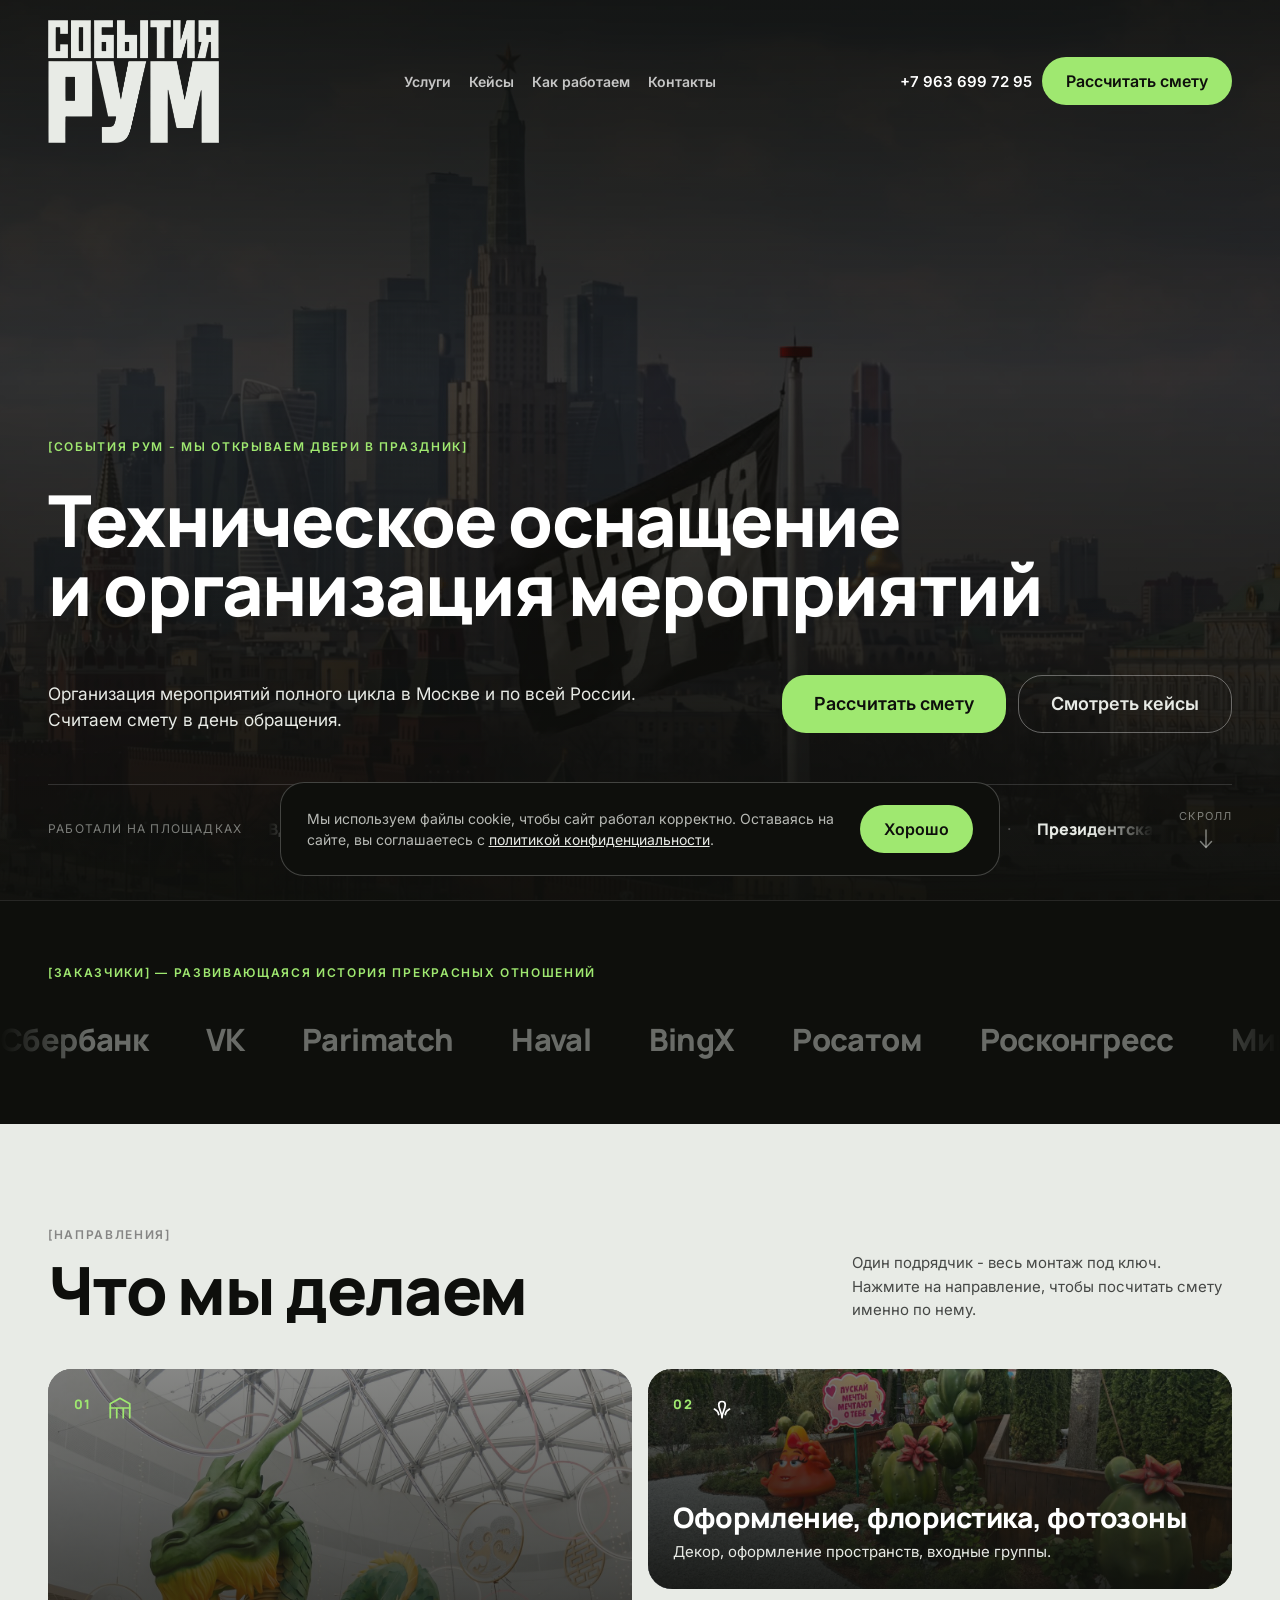
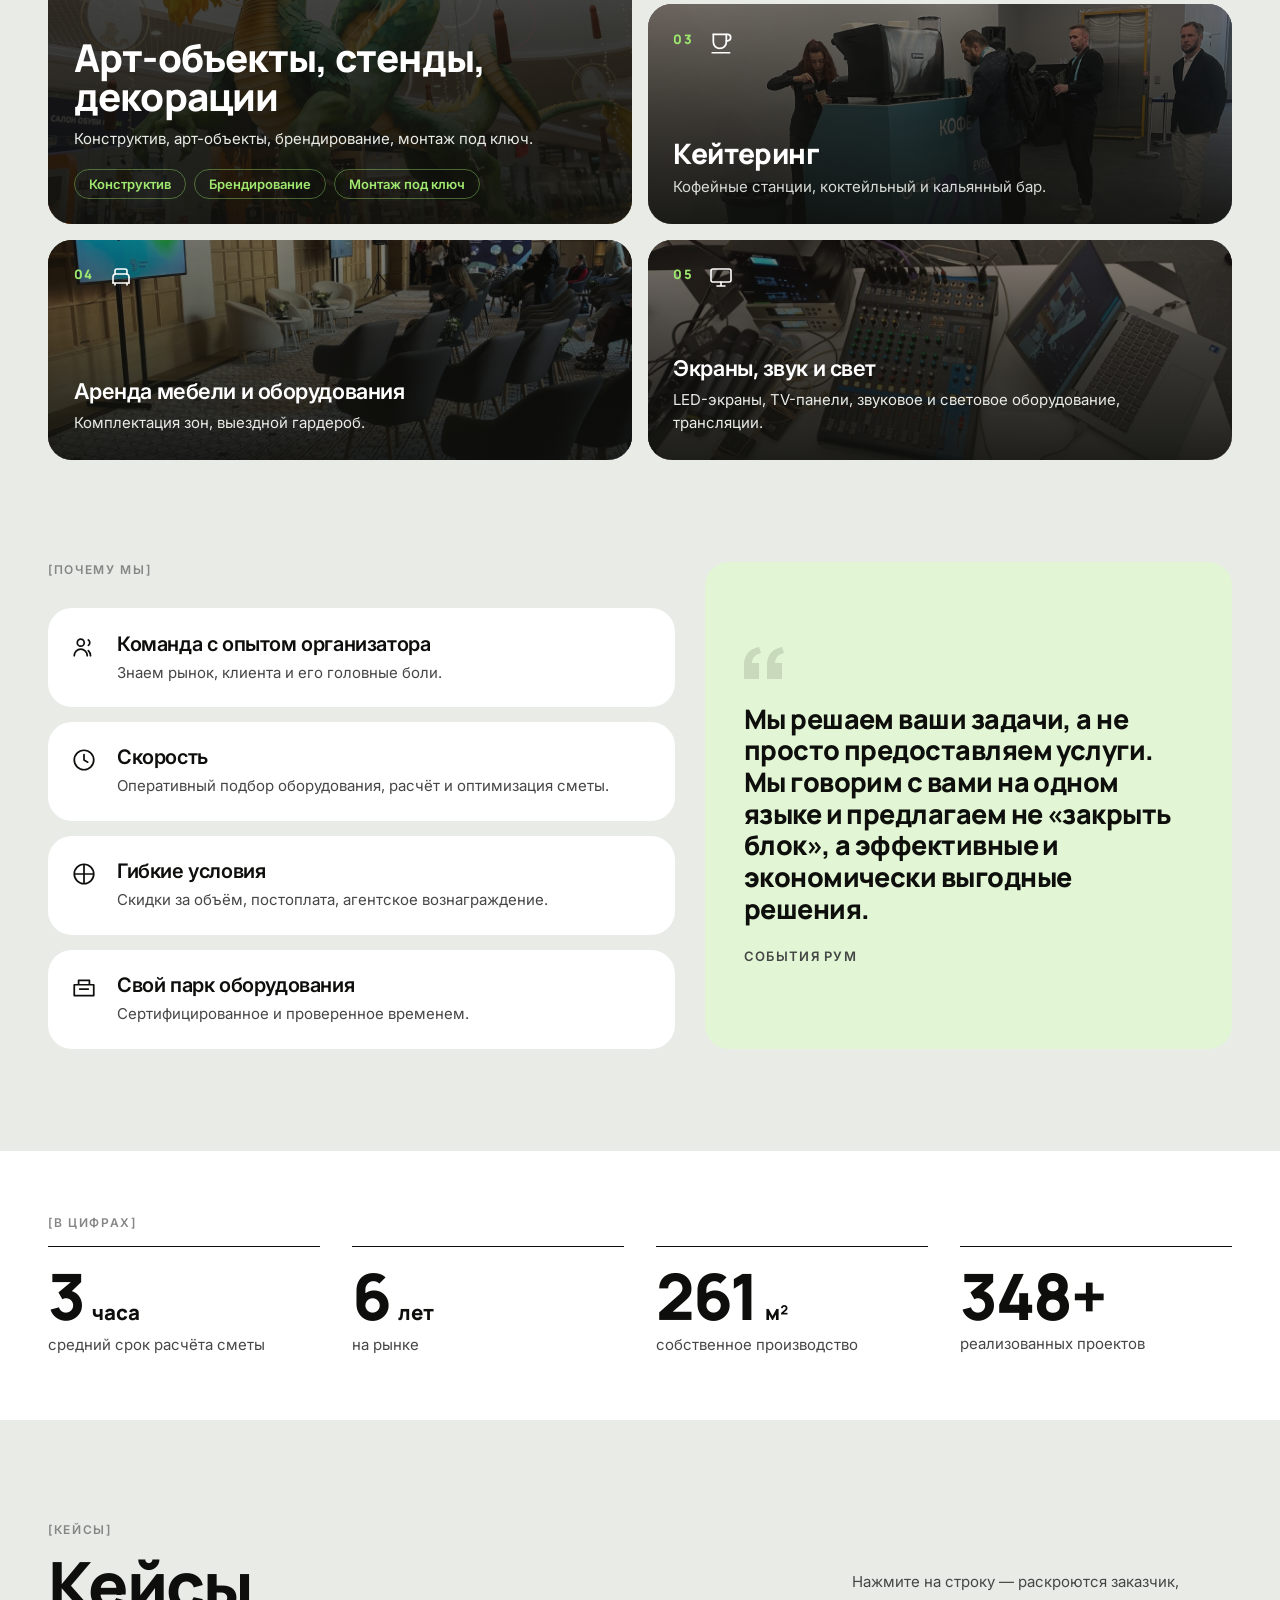
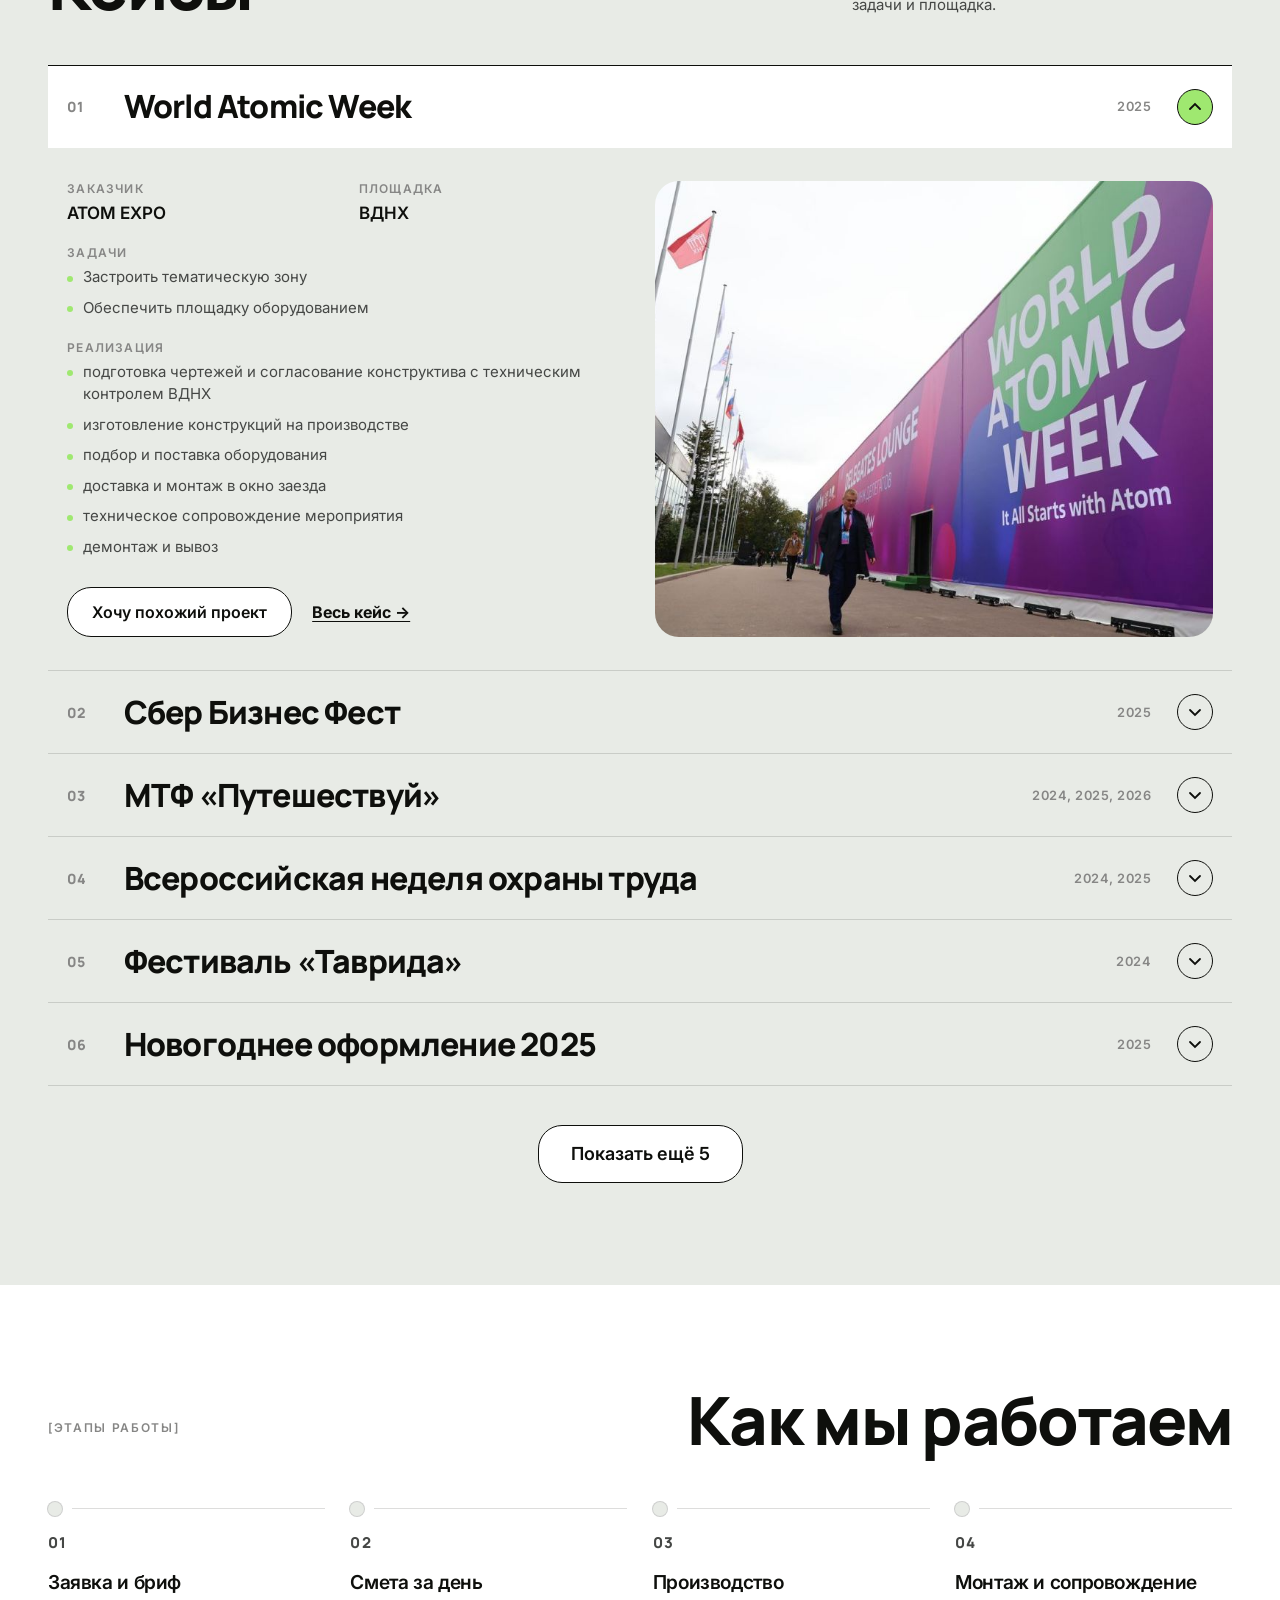
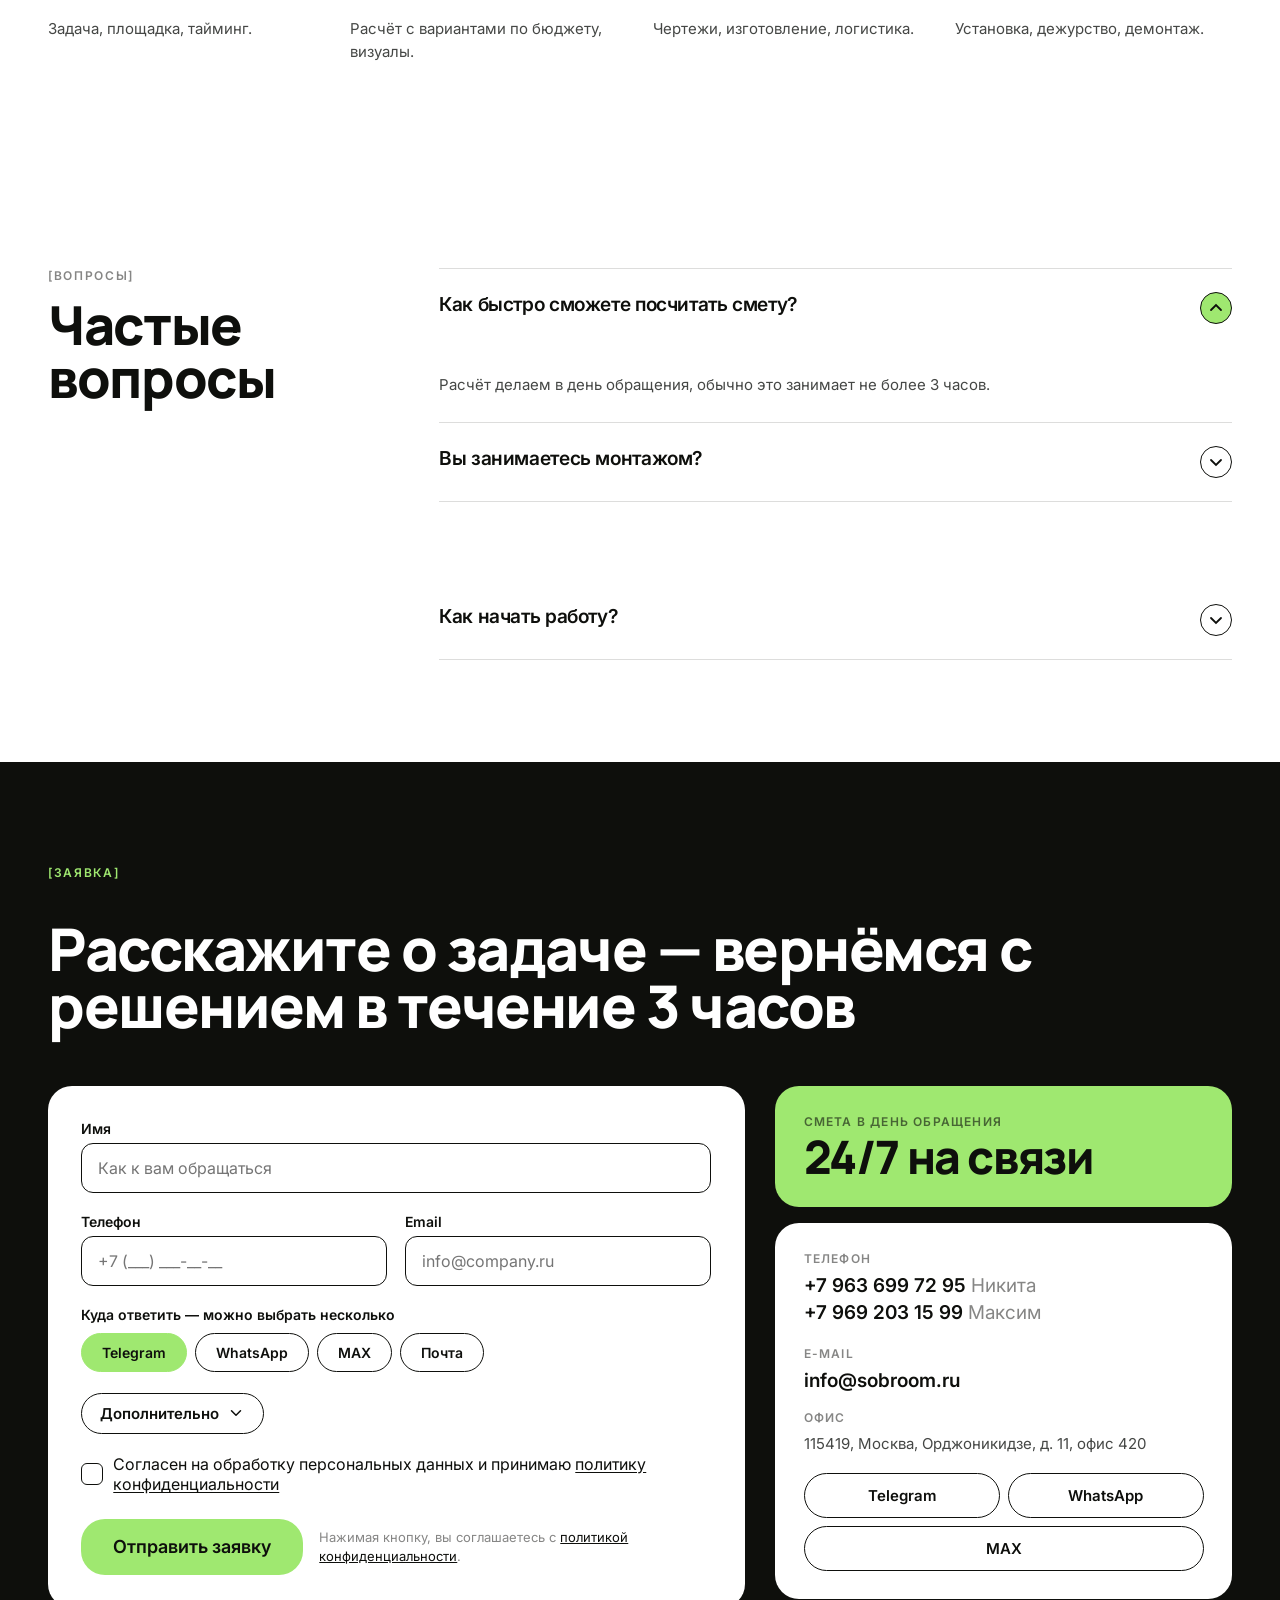
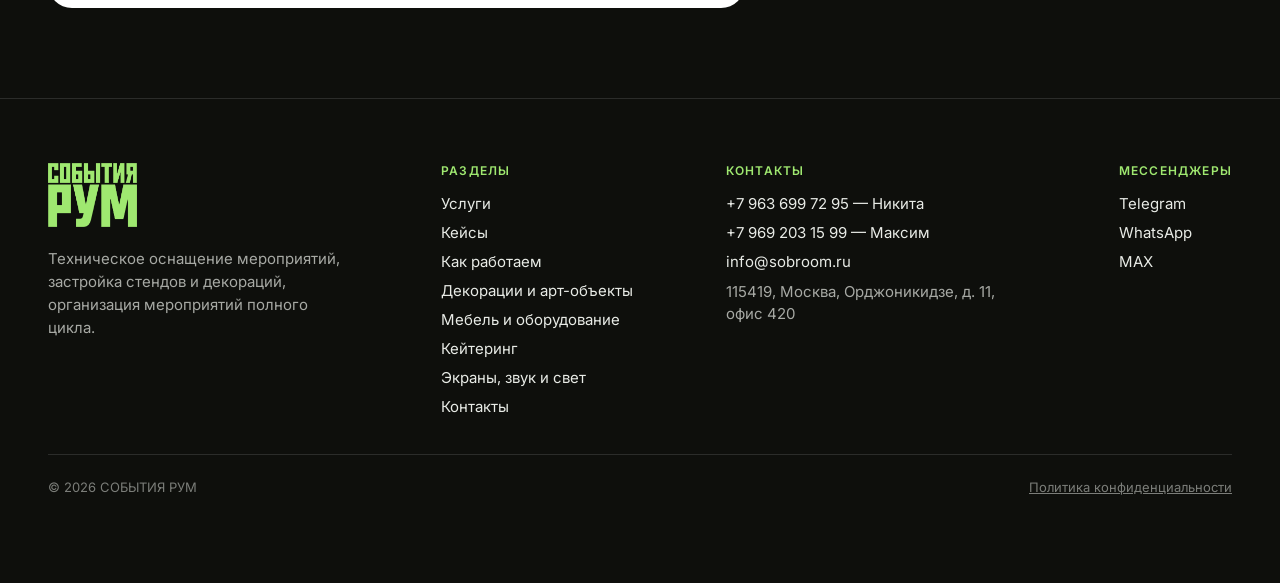
<file: index.html>
<!DOCTYPE html>
<html lang="ru" class="no-js">
<head>
<meta charset="utf-8">
<meta name="viewport" content="width=device-width, initial-scale=1">
<title>СОБЫТИЯ РУМ — организация и оснащение мероприятий</title>
<meta name="description" content="Мероприятия полного цикла в Москве и по России: аренда оборудования, застройка стендов, декорации, кейтеринг, мебель. Смета в день обращения.">
<!-- Иконка вкладки: фирменный тёмный квадрат с логотипом. -->
<meta name="yandex-verification" content="a25ba4f071498b0f">
<link rel="canonical" href="https://sobroom.ru/">
<link rel="icon" href="favicon.ico" sizes="any">
<link rel="icon" type="image/png" sizes="32x32" href="media/favicon-32.png">
<link rel="icon" type="image/png" sizes="16x16" href="media/favicon-16.png">
<link rel="apple-touch-icon" sizes="180x180" href="media/apple-touch-icon.png">
<link rel="preconnect" href="https://fonts.googleapis.com">
<link rel="preconnect" href="https://fonts.gstatic.com" crossorigin>
<link href="https://fonts.googleapis.com/css2?family=Manrope:wght@600;700;800;900&family=Inter:wght@400;500;600;700;900&display=swap" rel="stylesheet">
<link rel="stylesheet" href="styles.css?v=dev">
<!-- Карточка компании для поисковиков. -->
<script type="application/ld+json">
{
  "@context": "https://schema.org",
  "@type": "LocalBusiness",
  "name": "СОБЫТИЯ РУМ",
  "url": "https://sobroom.ru/",
  "image": "https://sobroom.ru/media/logo-canvas.png",
  "telephone": "+7 969 203 15 99",
  "email": "info@sobroom.ru",
  "address": {
    "@type": "PostalAddress",
    "streetAddress": "ул. Орджоникидзе, д. 11, офис 420",
    "addressLocality": "Москва",
    "postalCode": "115419",
    "addressCountry": "RU"
  },
  "areaServed": "RU"
}
</script>
</head>
<body>

<a class="skip-link" href="#top">Перейти к содержимому</a>

<header class="header" id="site-header">
  <div class="header__inner">
    <a href="#top" class="header__logo" aria-label="СОБЫТИЯ РУМ — на главную">
      <img src="media/logo-canvas.png" alt="СОБЫТИЯ РУМ" width="1355" height="972">
    </a>

    <nav class="header__nav" aria-label="Основная навигация">
      <a href="#services">Услуги</a>
      <a href="#cases">Кейсы</a>
      <a href="#process">Как работаем</a>
      <!-- <a href="#production">Производство</a> -->
      <a href="#contacts">Контакты</a>
    </nav>

    <div class="header__actions">
      <a href="tel:+79636997295" class="header__phone">+7 963 699 72 95</a>
      <a href="https://t.me/sidorovnikitiy" target="_blank" rel="noopener" title="Telegram" class="header__icon-link">
        <svg width="18" height="18" viewBox="0 0 24 24" fill="none" stroke="currentColor" stroke-width="1.8" stroke-linecap="round" stroke-linejoin="round"><path d="M21.5 3.5 2.8 10.8c-.8.3-.8 1.4.1 1.6l4.5 1.3 1.7 5.1c.2.7 1.1.9 1.6.3l2.4-2.8 4.5 3.3c.6.4 1.4.1 1.6-.6L22.8 4.6c.2-.8-.6-1.4-1.3-1.1Z"></path><path d="m7.4 13.7 9.9-6.4-6.6 7.3"></path></svg>
      </a>
      <a href="https://wa.me/79636997295" target="_blank" rel="noopener" title="WhatsApp" class="header__icon-link">
        <svg width="18" height="18" viewBox="0 0 24 24" fill="none" stroke="currentColor" stroke-width="1.8" stroke-linecap="round" stroke-linejoin="round"><path d="M20.5 11.6a8.5 8.5 0 0 1-12.6 7.4L3.5 20.5l1.6-4.3A8.5 8.5 0 1 1 20.5 11.6Z"></path><path d="M8.9 8.4c.5-.2.9 0 1.1.4l.6 1.2c.1.3 0 .6-.2.8l-.4.4c.5 1 1.2 1.7 2.2 2.2l.4-.4c.2-.2.5-.3.8-.2l1.2.6c.4.2.6.6.4 1.1-.3.7-1 1.2-1.8 1.1-2.5-.2-5-2.7-5.3-5.3-.1-.8.3-1.6 1-1.9Z"></path></svg>
      </a>
      <a href="https://max.ru/u/f9LHodD0cOI2sE15VIjKIWvhr9DcOUU_kCdnH0U8R3dj1_szaygG8eiSpd0" target="_blank" rel="noopener" title="MAX" class="header__icon-link header__icon-link--max">
        <span>MAX</span>
      </a>
      <button type="button" class="btn btn--primary btn--md js-go-form" data-header-cta>Рассчитать смету</button>
    </div>

    <div class="header__mobile-actions">
      <a href="tel:+79636997295" class="header__action" aria-label="Позвонить"><svg width="18" height="18" viewBox="0 0 24 24" fill="none" stroke="currentColor" stroke-width="1.8" stroke-linecap="round" stroke-linejoin="round" aria-hidden="true"><path d="M6.6 3.5h3l1.5 3.7-1.9 1.4a12 12 0 0 0 5.2 5.2l1.4-1.9 3.7 1.5v3a2 2 0 0 1-2.2 2 17 17 0 0 1-14.7-14.7 2 2 0 0 1 2-2.2Z"></path></svg></a>
      <a href="https://t.me/sidorovnikitiy" target="_blank" rel="noopener" class="header__action header__action--tg" aria-label="Написать в Telegram"><svg width="18" height="18" viewBox="0 0 24 24" fill="none" stroke="currentColor" stroke-width="1.8" stroke-linecap="round" stroke-linejoin="round" aria-hidden="true"><path d="M21.5 3.5 2.8 10.8c-.8.3-.8 1.4.1 1.6l4.5 1.3 1.7 5.1c.2.7 1.1.9 1.6.3l2.4-2.8 4.5 3.3c.6.4 1.4.1 1.6-.6L22.8 4.6c.2-.8-.6-1.4-1.3-1.1Z"></path><path d="m7.4 13.7 9.9-6.4-6.6 7.3"></path></svg></a>
      <button type="button" class="header__burger" id="menu-toggle" aria-label="Меню" aria-expanded="false" aria-controls="mobile-menu">
        <span></span><span></span>
      </button>
    </div>
  </div>
</header>

<div class="mobile-menu" id="mobile-menu" hidden>
  <div class="mobile-menu__top">
    <img src="media/logo-lime.png" alt="СОБЫТИЯ РУМ" width="1355" height="972" class="mobile-menu__logo">
    <button type="button" class="mobile-menu__close" id="menu-close" aria-label="Закрыть">×</button>
  </div>
  <nav class="mobile-menu__nav" aria-label="Мобильная навигация">
    <a href="#services" class="js-menu-link">Услуги</a>
    <a href="#cases" class="js-menu-link">Кейсы</a>
    <a href="#process" class="js-menu-link">Как работаем</a>
    <!-- <a href="#production" class="js-menu-link">Производство</a> -->
    <a href="#contacts" class="js-menu-link">Контакты</a>
  </nav>
  <div class="mobile-menu__bottom">
    <a href="tel:+79636997295" class="mobile-menu__phone">+7 963 699 72 95</a>
    <button type="button" class="btn btn--primary btn--lg js-go-form" id="menu-cta">Рассчитать смету</button>
  </div>
</div>

<main>
<section id="top" class="hero" data-screen-label="Hero">
  <div class="hero__bg" id="hero-bg">
    <!-- Два формата: H.264 играет везде, VP9 подхватывают сборки без H.264.
         Адреса стоят прямо в разметке — браузер начинает качать на разборе
         страницы, до стилей и скриптов. poster — первый кадр самого ролика. -->
    <video class="hero__video" id="hero-video" autoplay muted defaultmuted loop playsinline
           preload="auto" poster="media/hero-still.jpg" aria-hidden="true">
      <source src="media/hero-showreel.mp4" type="video/mp4">
      <source src="media/hero-showreel.webm" type="video/webm">
    </video>
  </div>
  <div class="hero__veil" aria-hidden="true"></div>

  <div class="hero__content">
    <p class="hero__eyebrow reveal-init" style="--reveal-delay:50ms">[СОБЫТИЯ РУМ - МЫ ОТКРЫВАЕМ ДВЕРИ В ПРАЗДНИК]</p>
    <h1 class="hero__title reveal-init" style="--reveal-delay:120ms">Техническое оснащение<br>и организация мероприятий</h1>
    <div class="hero__row">
      <!-- Неразрывные пробелы держат «и по всей» одним куском, чтобы «и по»
           не повисало в конце строки. -->
      <p class="hero__lead reveal-init" style="--reveal-delay:200ms">Организация мероприятий полного цикла в Москве и&nbsp;по&nbsp;всей России. Считаем смету в день обращения.</p>
      <div class="hero__cta reveal-init" style="--reveal-delay:280ms">
        <button type="button" class="btn btn--primary btn--lg js-go-form">Рассчитать смету</button>
        <a href="#cases" class="btn btn--ghost-dark">Смотреть кейсы</a>
      </div>
    </div>
    <div class="hero__foot reveal-init" style="--reveal-delay:360ms">
      <span class="hero__foot-label">Работали на площадках</span>
      <div class="marquee-mask">
        <div class="marquee-track marquee-track--back" id="venues-track">
          <span class="marquee-group">
            <!-- venues injected by script.js -->
          </span>
          <span class="marquee-group" aria-hidden="true"></span>
        </div>
      </div>
      <div class="hero__scroll-hint">
        <span>Скролл</span>
        <svg width="14" height="20" viewBox="0 0 14 20" fill="none" stroke="currentColor" stroke-width="1.5" stroke-linecap="round"><path d="M7 1v17"></path><path d="M1.5 12.5 7 18.5l5.5-6"></path></svg>
      </div>
    </div>
  </div>
</section>

<section class="clients" data-screen-label="Заказчики">
  <p class="section-eyebrow section-eyebrow--dark reveal">[заказчики] — Развивающаяся история прекрасных отношений</p>
  <div class="marquee-mask">
    <div class="marquee-track" id="clients-track">
      <span class="marquee-group" id="clients-group-a"></span>
      <span class="marquee-group" id="clients-group-b" aria-hidden="true"></span>
    </div>
  </div>
</section>

<section id="services" class="services" data-screen-label="Услуги">
  <div class="wrap">
    <div class="section-head reveal">
      <div class="section-head__main">
        <p class="section-eyebrow">[направления]</p>
        <h2 class="section-title">Что мы делаем</h2>
      </div>
      <p class="section-head__note">Один подрядчик - весь монтаж под ключ. Нажмите на направление, чтобы посчитать смету именно по нему.</p>
    </div>

    <div class="bento">
      <button type="button" class="service-card service-card--build reveal" data-service="Арт-объекты, стенды, декорации" data-href="art-obekty/">
        <img class="service-card__photo" src="media/service-art.jpg" alt="" loading="lazy">
        <span class="service-card__veil" aria-hidden="true"></span>
        <span class="service-card__top">
          <span class="service-card__num">01</span>
          <svg width="26" height="26" viewBox="0 0 24 24" fill="none" stroke="currentColor" stroke-width="1.6" stroke-linecap="round" stroke-linejoin="round" class="service-card__icon"><path d="M3 21V8l9-5 9 5v13"></path><path d="M3 12h18M9 21V12M15 21V12"></path></svg>
        </span>
        <span class="service-card__bottom">
          <span class="service-card__title service-card__title--display">Арт-объекты, стенды, декорации</span>
          <span class="service-card__body">Конструктив, арт-объекты, брендирование, монтаж под ключ.</span>
          <span class="service-card__tags">
            <span class="tag">Конструктив</span>
            <span class="tag">Брендирование</span>
            <span class="tag">Монтаж под ключ</span>
          </span>
        </span>
      </button>

      <button type="button" class="service-card service-card--wide service-card--white reveal" data-service="Оформление, флористика, фотозоны" data-href="art-obekty/">
        <img class="service-card__photo" src="media/service-oformlenie.jpg" alt="" loading="lazy">
        <span class="service-card__veil" aria-hidden="true"></span>
        <span class="service-card__top">
          <span class="service-card__num">02</span>
          <svg width="26" height="26" viewBox="0 0 24 24" fill="none" stroke="currentColor" stroke-width="1.6" stroke-linecap="round" stroke-linejoin="round" class="service-card__icon"><path d="M12 21c0-5 3-8 3-12a3 3 0 0 0-6 0c0 4 3 7 3 12Z"></path><path d="M5 13c2 1 3.5 2.5 4 5M19 13c-2 1-3.5 2.5-4 5"></path></svg>
        </span>
        <span class="service-card__bottom">
          <span class="service-card__title service-card__title--display service-card__title--md">Оформление, флористика, фотозоны</span>
          <span class="service-card__body">Декор, оформление пространств, входные группы.</span>
        </span>
      </button>

      <button type="button" class="service-card service-card--wide service-card--white reveal" data-service="Кейтеринг" data-href="keitering/">
        <img class="service-card__photo" src="media/service-catering-w.jpg" alt="" loading="lazy" style="object-position:50% 18%">
        <span class="service-card__veil" aria-hidden="true"></span>
        <span class="service-card__top">
          <span class="service-card__num">03</span>
          <svg width="26" height="26" viewBox="0 0 24 24" fill="none" stroke="currentColor" stroke-width="1.6" stroke-linecap="round" stroke-linejoin="round" class="service-card__icon"><path d="M4 4h13a3 3 0 0 1 0 6h-1"></path><path d="M4 4v7a6 6 0 0 0 12 0V4"></path><path d="M3 21h16"></path></svg>
        </span>
        <span class="service-card__bottom">
          <span class="service-card__title service-card__title--display service-card__title--md">Кейтеринг</span>
          <span class="service-card__body service-card__body--catering">Кофейные станции, коктейльный и кальянный бар.</span>
        </span>
      </button>

      <button type="button" class="service-card service-card--wide service-card--white reveal" data-service="Аренда мебели и оборудования" data-href="mebel-oborudovanie/">
        <img class="service-card__photo" src="media/service-mebel-zal.jpg" alt="" loading="lazy">
        <span class="service-card__veil" aria-hidden="true"></span>
        <span class="service-card__top">
          <span class="service-card__num">04</span>
          <svg width="24" height="24" viewBox="0 0 24 24" fill="none" stroke="currentColor" stroke-width="1.6" stroke-linecap="round" stroke-linejoin="round" class="service-card__icon"><path d="M4 18v-6a3 3 0 0 1 3-3h10a3 3 0 0 1 3 3v6"></path><path d="M6 9V6a2 2 0 0 1 2-2h8a2 2 0 0 1 2 2v3"></path><path d="M4 18h16M6 18v2M18 18v2"></path></svg>
        </span>
        <span class="service-card__bottom">
          <span class="service-card__title service-card__title--body">Аренда мебели и оборудования</span>
          <span class="service-card__body">Комплектация зон, выездной гардероб.</span>
        </span>
      </button>

      <button type="button" class="service-card service-card--wide service-card--lime reveal" data-service="Экраны, звук и свет" data-href="ekrany-svet-zvuk/">
        <img class="service-card__photo" src="media/service-zvuk.jpg" alt="" loading="lazy">
        <span class="service-card__veil" aria-hidden="true"></span>
        <span class="service-card__top">
          <span class="service-card__num">05</span>
          <svg width="24" height="24" viewBox="0 0 24 24" fill="none" stroke="currentColor" stroke-width="1.6" stroke-linecap="round" stroke-linejoin="round" class="service-card__icon"><rect x="2" y="4" width="20" height="13" rx="2"></rect><path d="M8 21h8M12 17v4"></path></svg>
        </span>
        <span class="service-card__bottom">
          <span class="service-card__title service-card__title--body">Экраны, звук и свет</span>
          <span class="service-card__body">LED-экраны, TV-панели, звуковое и световое оборудование, трансляции.</span>
        </span>
      </button>
    </div>
  </div>
</section>

<section class="why" data-screen-label="Почему мы">
  <div class="wrap why__grid">
    <div class="why__list">
      <p class="section-eyebrow reveal">[почему мы]</p>
      <div class="why__item reveal" style="--reveal-delay:60ms">
        <svg width="26" height="26" viewBox="0 0 24 24" fill="none" stroke="currentColor" stroke-width="1.6" stroke-linecap="round" stroke-linejoin="round"><circle cx="9" cy="8" r="3.2"></circle><path d="M3 20a6 6 0 0 1 12 0"></path><path d="M16 5.5a3 3 0 0 1 0 5M18 20a6.5 6.5 0 0 0-2-4.6"></path></svg>
        <div><h3>Команда с опытом организатора</h3><p>Знаем рынок, клиента и его головные боли.</p></div>
      </div>
      <div class="why__item reveal" style="--reveal-delay:120ms">
        <svg width="26" height="26" viewBox="0 0 24 24" fill="none" stroke="currentColor" stroke-width="1.6" stroke-linecap="round" stroke-linejoin="round"><circle cx="12" cy="12" r="9"></circle><path d="M12 7v5l3.5 2"></path></svg>
        <div><h3>Скорость</h3><p>Оперативный подбор оборудования, расчёт и оптимизация сметы.</p></div>
      </div>
      <div class="why__item reveal" style="--reveal-delay:180ms">
        <svg width="26" height="26" viewBox="0 0 24 24" fill="none" stroke="currentColor" stroke-width="1.6" stroke-linecap="round" stroke-linejoin="round"><path d="M4 12h16M12 4v16"></path><circle cx="12" cy="12" r="9"></circle></svg>
        <div><h3>Гибкие условия</h3><p>Скидки за объём, постоплата, агентское вознаграждение.</p></div>
      </div>
      <div class="why__item reveal" style="--reveal-delay:240ms">
        <svg width="26" height="26" viewBox="0 0 24 24" fill="none" stroke="currentColor" stroke-width="1.6" stroke-linecap="round" stroke-linejoin="round"><path d="M3 9h18v10H3zM7 9V5h10v4"></path><path d="M8 13h8"></path></svg>
        <div><h3>Свой парк оборудования</h3><p>Сертифицированное и проверенное временем.</p></div>
      </div>
    </div>
    <figure class="why__quote reveal" style="--reveal-delay:120ms">
      <svg width="40" height="32" viewBox="0 0 40 32" fill="none"><path d="M0 32V18C0 8 5 2 15 0l2 6C11 7.5 8 11 8 16h7v16H0Zm23 0V18C23 8 28 2 38 0l2 6c-6 1.5-9 5-9 10h7v16H23Z" fill="var(--z-ink)" opacity=".12"></path></svg>
      <blockquote>Мы решаем ваши задачи, а не просто предоставляем услуги. Мы говорим с вами на одном языке и предлагаем не «закрыть блок», а эффективные и экономически выгодные решения.</blockquote>
      <figcaption>СОБЫТИЯ РУМ</figcaption>
    </figure>
  </div>
</section>

<section class="stats" data-screen-label="Цифры">
  <div class="wrap">
    <p class="section-eyebrow reveal">[в цифрах]</p>
    <div class="stats__grid" id="stats-grid">
      <div class="stat reveal">
        <div class="stat__row"><span class="stat__num" data-value="3" data-suffix="">0</span><span class="stat__unit">часа</span></div>
        <span class="stat__label">средний срок расчёта сметы</span>
      </div>
      <div class="stat reveal">
        <div class="stat__row"><span class="stat__num" data-value="7" data-suffix="">0</span><span class="stat__unit">лет</span></div>
        <span class="stat__label">на рынке</span>
      </div>
      <div class="stat reveal">
        <div class="stat__row"><span class="stat__num" data-value="300" data-suffix="">0</span><span class="stat__unit">м²</span></div>
        <span class="stat__label">собственное производство</span>
      </div>
      <div class="stat reveal">
        <div class="stat__row"><span class="stat__num" data-value="400" data-suffix="+">0</span><span class="stat__unit"></span></div>
        <span class="stat__label">реализованных проектов</span>
      </div>
    </div>
  </div>
</section>

<section id="cases" class="cases" data-screen-label="Кейсы">
  <div class="wrap">
    <div class="section-head reveal">
      <div class="section-head__main">
        <p class="section-eyebrow">[кейсы]</p>
        <h2 class="section-title">Кейсы</h2>
      </div>
      <p class="section-head__note">Нажмите на строку — раскроются заказчик, задачи и площадка.</p>
    </div>

    <div class="cases__list">
      <details class="case" open>
        <summary class="case__row">
          <span class="case__n">01</span>
          <h3 class="case__title">World Atomic Week</h3>
          <span class="case__year">2025</span>
          <span class="case__chevron"><svg width="14" height="14" viewBox="0 0 14 14" fill="none" stroke="currentColor" stroke-width="1.8" stroke-linecap="round" aria-hidden="true"><path d="M2 5l5 5 5-5"></path></svg></span>
        </summary>
        <div class="case__panel">
          <div class="case__info">
            <div class="case__fields">
              <div class="case__field"><p class="case__field-label">Заказчик</p><p class="case__field-value">ATOM EXPO</p></div>
              <div class="case__field"><p class="case__field-label">Площадка</p><p class="case__field-value">ВДНХ</p></div>
            </div>
            <div class="case__tasks">
              <p>Задачи</p>
              <ul class="case__list">
                <li>Застроить тематическую зону</li>
                <li>Обеспечить площадку оборудованием</li>
              </ul>
            </div>
            <div class="case__tasks">
              <p>Реализация</p>
              <ul class="case__list">
                <li>подготовка чертежей и согласование конструктива с техническим контролем ВДНХ</li>
                <li>изготовление конструкций на производстве</li>
                <li>подбор и поставка оборудования</li>
                <li>доставка и монтаж в окно заезда</li>
                <li>техническое сопровождение мероприятия</li>
                <li>демонтаж и вывоз</li>
              </ul>
            </div>
            <div class="case__cta">
              <button type="button" class="btn btn--tertiary btn--md js-case-cta">Хочу похожий проект</button>
              <a class="case__cta-link" href="art-obekty/#case-world-atomic-week">Весь кейс →</a>
            </div>
          </div>
          <div class="case__media">
            <img src="media/case-01.jpg" alt="Фото проекта «World Atomic Week»" loading="lazy" data-case-photo>
          </div>
        </div>
      </details>
      <details class="case">
        <summary class="case__row">
          <span class="case__n">02</span>
          <h3 class="case__title">Сбер Бизнес Фест</h3>
          <span class="case__year">2025</span>
          <span class="case__chevron"><svg width="14" height="14" viewBox="0 0 14 14" fill="none" stroke="currentColor" stroke-width="1.8" stroke-linecap="round" aria-hidden="true"><path d="M2 5l5 5 5-5"></path></svg></span>
        </summary>
        <div class="case__panel">
          <div class="case__info">
            <div class="case__fields">
              <div class="case__field"><p class="case__field-label">Заказчик</p><p class="case__field-value">ПАО Сбербанк, через генподрядчика</p></div>
              <div class="case__field"><p class="case__field-label">Площадка</p><p class="case__field-value">Москва, Казань, Волгоград, Омск, Новосибирск</p></div>
            </div>
            <div class="case__tasks">
              <p>Задачи</p>
              <ul class="case__list">
                <li>Застроить пространство фестиваля в 5 городах</li>
                <li>Организовать фудкорт и кофейные станции</li>
                <li>Обеспечить площадку мебелью</li>
              </ul>
            </div>
            <div class="case__tasks">
              <p>Реализация</p>
              <ul class="case__list">
                <li>техническое задание для макетов, подготовительные работы на производстве</li>
                <li>доставка материалов, монтаж конструкций и оклейка поверхностей</li>
                <li>аренда и расстановка мебели</li>
                <li>организация фудкорта</li>
                <li>3 кофейные точки: подготовка оборудования, замывка, дезинфекция, закуп расходников</li>
                <li>подготовка персонала и дресс-кода, финальный брифинг</li>
                <li>обслуживание гостей: кофе, чай, прохладительные напитки, работа на кассе</li>
              </ul>
            </div>
            <div class="case__cta">
              <button type="button" class="btn btn--tertiary btn--md js-case-cta">Хочу похожий проект</button>
              <a class="case__cta-link" href="keitering/#case-sber-biznes-fest">Весь кейс →</a>
            </div>
          </div>
          <div class="case__media">
            <img src="media/case-02.jpg" alt="Фото проекта «Сбер Бизнес Фест»" loading="lazy" data-case-photo>
          </div>
        </div>
      </details>
      <details class="case">
        <summary class="case__row">
          <span class="case__n">03</span>
          <h3 class="case__title">МТФ «Путешествуй»</h3>
          <span class="case__year">2024, 2025, 2026</span>
          <span class="case__chevron"><svg width="14" height="14" viewBox="0 0 14 14" fill="none" stroke="currentColor" stroke-width="1.8" stroke-linecap="round" aria-hidden="true"><path d="M2 5l5 5 5-5"></path></svg></span>
        </summary>
        <div class="case__panel">
          <div class="case__info">
            <div class="case__fields">
              <div class="case__field"><p class="case__field-label">Заказчик</p><p class="case__field-value">Фонд Росконгресс</p></div>
              <div class="case__field"><p class="case__field-label">Площадка</p><p class="case__field-value">ВДНХ</p></div>
            </div>
            <p class="case__lead">Работаем на форуме третий год подряд.</p>
            <div class="case__tasks">
              <p>Задачи</p>
              <ul class="case__list">
                <li>Застроить стенды, в том числе стенд Пермского края</li>
                <li>Застроить VIP-зону</li>
                <li>Поставить шатры, мебель и оборудование на стенды</li>
                <li>Изготовить арт-объект</li>
              </ul>
            </div>
            <div class="case__tasks">
              <p>Реализация</p>
              <ul class="case__list">
                <li>разработка концепции стенда Пермского края</li>
                <li>согласование уникального технического решения с техническим контролем ВДНХ и организатором</li>
                <li>изготовление стендов и арт-объекта на производстве</li>
                <li>монтаж шатров</li>
                <li>комплектация стендов мебелью и оборудованием</li>
                <li>застройка VIP-зоны</li>
                <li>техническое сопровождение и демонтаж</li>
              </ul>
            </div>
            <div class="case__cta">
              <button type="button" class="btn btn--tertiary btn--md js-case-cta">Хочу похожий проект</button>
              <a class="case__cta-link" href="art-obekty/#case-mtf-puteshestvuy">Весь кейс →</a>
            </div>
          </div>
          <div class="case__media">
            <img src="media/case-03.jpg" alt="Фото проекта «МТФ «Путешествуй»»" loading="lazy" data-case-photo>
          </div>
        </div>
      </details>
      <details class="case">
        <summary class="case__row">
          <span class="case__n">04</span>
          <h3 class="case__title">Всероссийская неделя охраны труда</h3>
          <span class="case__year">2024, 2025</span>
          <span class="case__chevron"><svg width="14" height="14" viewBox="0 0 14 14" fill="none" stroke="currentColor" stroke-width="1.8" stroke-linecap="round" aria-hidden="true"><path d="M2 5l5 5 5-5"></path></svg></span>
        </summary>
        <div class="case__panel">
          <div class="case__info">
            <div class="case__fields">
              <div class="case__field"><p class="case__field-label">Заказчик</p><p class="case__field-value">Минтруд, через генподрядчика</p></div>
              <div class="case__field"><p class="case__field-label">Площадка</p><p class="case__field-value">Университет «Сириус»</p></div>
            </div>
            <div class="case__tasks">
              <p>Задачи</p>
              <ul class="case__list">
                <li>Обеспечить мебелью форумную программу</li>
                <li>Оборудовать стенды</li>
                <li>Обеспечить клининг и хелперов</li>
              </ul>
            </div>
            <div class="case__tasks">
              <p>Реализация</p>
              <ul class="case__list">
                <li>подбор мебели под залы форумной программы</li>
                <li>доставка мебели и оборудования в «Сириус»</li>
                <li>расстановка мебели и комплектация стендов</li>
                <li>клининг площадки во время форума</li>
                <li>работа хелперов</li>
                <li>демонтаж и вывоз</li>
              </ul>
            </div>
            <div class="case__cta">
              <button type="button" class="btn btn--tertiary btn--md js-case-cta">Хочу похожий проект</button>
              <a class="case__cta-link" href="mebel-oborudovanie/#case-okhrana-truda">Весь кейс →</a>
            </div>
          </div>
          <div class="case__media">
            <img src="media/case-04.jpg" alt="Фото проекта «Всероссийская неделя охраны труда»" loading="lazy" data-case-photo>
          </div>
        </div>
      </details>
      <details class="case">
        <summary class="case__row">
          <span class="case__n">05</span>
          <h3 class="case__title">Фестиваль «Таврида»</h3>
          <span class="case__year">2024</span>
          <span class="case__chevron"><svg width="14" height="14" viewBox="0 0 14 14" fill="none" stroke="currentColor" stroke-width="1.8" stroke-linecap="round" aria-hidden="true"><path d="M2 5l5 5 5-5"></path></svg></span>
        </summary>
        <div class="case__panel">
          <div class="case__info">
            <div class="case__fields">
              <div class="case__field"><p class="case__field-label">Заказчик</p><p class="case__field-value">Росмолодёжь, через генподрядчика</p></div>
              <div class="case__field"><p class="case__field-label">Площадка</p><p class="case__field-value">Судак</p></div>
            </div>
            <div class="case__tasks">
              <p>Задачи</p>
              <ul class="case__list">
                <li>Смонтировать палаточный городок</li>
                <li>Провести коммуникации</li>
              </ul>
            </div>
            <div class="case__tasks">
              <p>Реализация</p>
              <ul class="case__list">
                <li>план расстановки палаточного городка</li>
                <li>доставка палаток и материалов в Судак</li>
                <li>монтаж палаточного городка</li>
                <li>прокладка коммуникаций</li>
                <li>демонтаж после фестиваля</li>
              </ul>
            </div>
            <div class="case__cta">
              <button type="button" class="btn btn--tertiary btn--md js-case-cta">Хочу похожий проект</button>
              <a class="case__cta-link" href="mebel-oborudovanie/#case-tavrida">Весь кейс →</a>
            </div>
          </div>
          <div class="case__media">
            <img src="media/case-05.jpg" alt="Фото проекта «Фестиваль «Таврида»»" loading="lazy" data-case-photo>
          </div>
        </div>
      </details>
      <details class="case">
        <summary class="case__row">
          <span class="case__n">06</span>
          <h3 class="case__title">Новогоднее оформление 2025</h3>
          <span class="case__year">2025</span>
          <span class="case__chevron"><svg width="14" height="14" viewBox="0 0 14 14" fill="none" stroke="currentColor" stroke-width="1.8" stroke-linecap="round" aria-hidden="true"><path d="M2 5l5 5 5-5"></path></svg></span>
        </summary>
        <div class="case__panel">
          <div class="case__info">
            <div class="case__fields">
              <div class="case__field"><p class="case__field-label">Заказчик</p><p class="case__field-value">десятки заказчиков</p></div>
              <div class="case__field"><p class="case__field-label">Площадка</p><p class="case__field-value">Москва, Санкт-Петербург, Красная Поляна</p></div>
            </div>
            <div class="case__tasks">
              <p>Задачи</p>
              <ul class="case__list">
                <li>Оформить входные группы, интерьеры и ёлки для десятков заказчиков в трёх городах за один сезон</li>
              </ul>
            </div>
            <div class="case__tasks">
              <p>Реализация</p>
              <ul class="case__list">
                <li>разработка эскизов под фирменный стиль каждого заказчика</li>
                <li>параллельное производство и монтаж по графику, демонтаж после праздников</li>
                <li>входные группы сети кофеен Drinkit</li>
                <li>оформление БЦ «Парк Победы»</li>
                <li>собственная фотозона в аренду для 15 компаний</li>
                <li>оформление корпоратива в «Москва-Сити»</li>
                <li>входные группы UpDo by Diana Simonyan и Lastoria</li>
                <li>оформление 5 ёлок разных компаний на выставке на Тверской</li>
                <li>оформление ресторанов на Пятницкой</li>
                <li>входная группа и уличная территория отеля «Гамма Измайлово»</li>
              </ul>
            </div>
            <div class="case__doc">
              <a class="btn btn--primary btn--md case__doc-btn"
                 href="media/novogodnee-oformlenie-vhodov-2026-27.pdf?v=dev" target="_blank" rel="noopener">
                <svg width="20" height="20" viewBox="0 0 24 24" fill="none" stroke="currentColor" stroke-width="1.8" stroke-linecap="round" stroke-linejoin="round" aria-hidden="true"><path d="M14 3H7a2 2 0 0 0-2 2v14a2 2 0 0 0 2 2h10a2 2 0 0 0 2-2V8z"></path><path d="M14 3v5h5"></path></svg>
                Смотреть презентацию с ценами
                <svg class="case__doc-arrow" width="18" height="18" viewBox="0 0 24 24" fill="none" stroke="currentColor" stroke-width="2" stroke-linecap="round" stroke-linejoin="round" aria-hidden="true"><path d="M5 12h14M13 6l6 6-6 6"></path></svg>
              </a>
              <p class="case__doc-note">Три варианта оформления входа — от 45 000 ₽, доставка и монтаж включены. PDF, 1,2 МБ</p>
            </div>
            <div class="case__cta">
              <button type="button" class="btn btn--tertiary btn--md js-case-cta">Хочу похожий проект</button>
              <a class="case__cta-link" href="art-obekty/#case-novyi-god-2025">Весь кейс →</a>
            </div>
          </div>
          <div class="case__media">
            <img src="media/novyi-god-2025/39.jpg" alt="Фото проекта «Новогоднее оформление 2025»" loading="lazy" data-case-photo>
          </div>
        </div>
      </details>
      <details class="case">
        <summary class="case__row">
          <span class="case__n">07</span>
          <h3 class="case__title">VK Fest</h3>
          <span class="case__year">2025</span>
          <span class="case__chevron"><svg width="14" height="14" viewBox="0 0 14 14" fill="none" stroke="currentColor" stroke-width="1.8" stroke-linecap="round" aria-hidden="true"><path d="M2 5l5 5 5-5"></path></svg></span>
        </summary>
        <div class="case__panel">
          <div class="case__info">
            <div class="case__fields">
              <div class="case__field"><p class="case__field-label">Заказчик</p><p class="case__field-value">VK Community</p></div>
              <div class="case__field"><p class="case__field-label">Площадка</p><p class="case__field-value">Лужники</p></div>
            </div>
            <div class="case__tasks">
              <p>Задачи</p>
              <ul class="case__list">
                <li>Кальянный кейтеринг VIP-зон</li>
                <li>Мебель и оборудование лаунж-зон</li>
              </ul>
            </div>
            <div class="case__tasks">
              <p>Реализация</p>
              <ul class="case__list">
                <li>подготовка кальянного оборудования, закуп табака и расходников</li>
                <li>комплектация лаунж-зон мебелью и оборудованием</li>
                <li>доставка и монтаж</li>
                <li>подготовка персонала и дресс-кода</li>
                <li>кальянное обслуживание гостей VIP-зон</li>
                <li>демонтаж</li>
              </ul>
            </div>
            <div class="case__cta">
              <button type="button" class="btn btn--tertiary btn--md js-case-cta">Хочу похожий проект</button>
              <a class="case__cta-link" href="keitering/#case-vk-fest">Весь кейс →</a>
            </div>
          </div>
          <div class="case__media">
            <img src="media/case-06.jpg" alt="Фото проекта «VK Fest»" loading="lazy" data-case-photo>
          </div>
        </div>
      </details>
      <details class="case">
        <summary class="case__row">
          <span class="case__n">08</span>
          <h3 class="case__title">Турнир по падел-теннису</h3>
          <span class="case__year">2025</span>
          <span class="case__chevron"><svg width="14" height="14" viewBox="0 0 14 14" fill="none" stroke="currentColor" stroke-width="1.8" stroke-linecap="round" aria-hidden="true"><path d="M2 5l5 5 5-5"></path></svg></span>
        </summary>
        <div class="case__panel">
          <div class="case__info">
            <div class="case__fields">
              <div class="case__field"><p class="case__field-label">Заказчик</p><p class="case__field-value">Parimatch, через генподрядчика</p></div>
              <div class="case__field"><p class="case__field-label">Площадка</p><p class="case__field-value">Яхт-клуб «Адмирал»</p></div>
            </div>
            <div class="case__tasks">
              <p>Задачи</p>
              <ul class="case__list">
                <li>Обеспечить турнир звуком и TV-панелями</li>
                <li>Поставить мебель</li>
                <li>Обеспечить техническое сопровождение</li>
              </ul>
            </div>
            <div class="case__tasks">
              <p>Реализация</p>
              <ul class="case__list">
                <li>подбор звукового оборудования и TV-панелей</li>
                <li>доставка, монтаж и настройка</li>
                <li>комплектация зон мебелью</li>
                <li>техническое сопровождение турнира</li>
                <li>демонтаж</li>
              </ul>
            </div>
            <div class="case__cta">
              <button type="button" class="btn btn--tertiary btn--md js-case-cta">Хочу похожий проект</button>
              <a class="case__cta-link" href="ekrany-svet-zvuk/#case-parimatch-padel">Весь кейс →</a>
            </div>
          </div>
          <div class="case__media">
            <img src="media/case-07.jpg" alt="Фото проекта «Турнир по падел-теннису»" loading="lazy" data-case-photo>
          </div>
        </div>
      </details>
      <details class="case">
        <summary class="case__row">
          <span class="case__n">09</span>
          <h3 class="case__title">Запуск спорткомплекса Padel Ball</h3>
          <span class="case__chevron"><svg width="14" height="14" viewBox="0 0 14 14" fill="none" stroke="currentColor" stroke-width="1.8" stroke-linecap="round" aria-hidden="true"><path d="M2 5l5 5 5-5"></path></svg></span>
        </summary>
        <div class="case__panel">
          <div class="case__info">
            <div class="case__fields">
              <div class="case__field"><p class="case__field-label">Заказчик</p><p class="case__field-value">Padel Ball</p></div>
              <div class="case__field"><p class="case__field-label">Площадка</p><p class="case__field-value">Химки, Gopark</p></div>
            </div>
            <div class="case__tasks">
              <p>Задачи</p>
              <ul class="case__list">
                <li>Разработать дизайн-концепцию пространства</li>
                <li>Выполнить строительные работы и застройку зон</li>
                <li>Сделать брендирование и навигацию</li>
                <li>Укомплектовать мебелью и оборудованием</li>
              </ul>
            </div>
            <div class="case__tasks">
              <p>Реализация</p>
              <ul class="case__list">
                <li>разработка дизайн-концепции</li>
                <li>застройка лаунж-зоны, фотозоны, ресепшенов и раздевалок</li>
                <li>оклейка самоклеящейся плёнкой — 440&nbsp;м²</li>
                <li>разработка и установка навигации</li>
                <li>комплектация мебелью и оборудованием</li>
              </ul>
            </div>
            <div class="case__cta">
              <button type="button" class="btn btn--tertiary btn--md js-case-cta">Хочу похожий проект</button>
              <a class="case__cta-link" href="art-obekty/#case-padel-ball">Весь кейс →</a>
            </div>
          </div>
          <div class="case__media">
            <img src="media/case-08.jpg" alt="Фото проекта «Запуск спорткомплекса Padel Ball»" loading="lazy" data-case-photo>
          </div>
        </div>
      </details>
      <details class="case">
        <summary class="case__row">
          <span class="case__n">10</span>
          <h3 class="case__title">Оформление входной группы БЦ «Парк Победы»</h3>
          <span class="case__chevron"><svg width="14" height="14" viewBox="0 0 14 14" fill="none" stroke="currentColor" stroke-width="1.8" stroke-linecap="round" aria-hidden="true"><path d="M2 5l5 5 5-5"></path></svg></span>
        </summary>
        <div class="case__panel">
          <div class="case__info">
            <div class="case__fields">
              <div class="case__field"><p class="case__field-label">Заказчик</p><p class="case__field-value">БЦ «Парк Победы»</p></div>
            </div>
            <div class="case__tasks">
              <p>Задачи</p>
              <ul class="case__list">
                <li>Разработать дизайн, изготовить и смонтировать декорации входной группы</li>
              </ul>
            </div>
            <div class="case__tasks">
              <p>Реализация</p>
              <ul class="case__list">
                <li>разработка дизайна декораций</li>
                <li>изготовление на собственном производстве</li>
                <li>доставка и монтаж</li>
                <li>демонтаж</li>
              </ul>
            </div>
            <div class="case__cta">
              <button type="button" class="btn btn--tertiary btn--md js-case-cta">Хочу похожий проект</button>
              <a class="case__cta-link" href="art-obekty/#case-bc-park-pobedy">Весь кейс →</a>
            </div>
          </div>
          <div class="case__media">
            <img src="media/case-09.jpg" alt="Фото проекта «Оформление входной группы БЦ «Парк Победы»»" loading="lazy" data-case-photo>
          </div>
        </div>
      </details>
      <details class="case">
        <summary class="case__row">
          <span class="case__n">11</span>
          <h3 class="case__title">Yandex Data — закрытое мероприятие</h3>
          <span class="case__chevron"><svg width="14" height="14" viewBox="0 0 14 14" fill="none" stroke="currentColor" stroke-width="1.8" stroke-linecap="round" aria-hidden="true"><path d="M2 5l5 5 5-5"></path></svg></span>
        </summary>
        <div class="case__panel">
          <div class="case__info">
            <div class="case__fields">
              <div class="case__field"><p class="case__field-label">Заказчик</p><p class="case__field-value">Yandex Data</p></div>
              <div class="case__field"><p class="case__field-label">Площадка</p><p class="case__field-value">Красная Поляна</p></div>
            </div>
            <div class="case__tasks">
              <p>Задачи</p>
              <ul class="case__list">
                <li>Барное и кальянное обслуживание</li>
                <li>Оснащение лаунж-пространства</li>
              </ul>
            </div>
            <div class="case__tasks">
              <p>Реализация</p>
              <ul class="case__list">
                <li>согласование барной карты</li>
                <li>закуп алкоголя, безалкогольных напитков, табака и расходников</li>
                <li>доставка оборудования и монтаж бара</li>
                <li>оснащение лаунж-пространства мебелью</li>
                <li>обслуживание гостей</li>
                <li>демонтаж</li>
              </ul>
            </div>
            <div class="case__cta">
              <button type="button" class="btn btn--tertiary btn--md js-case-cta">Хочу похожий проект</button>
              <a class="case__cta-link" href="keitering/#case-yandex-data">Весь кейс →</a>
            </div>
          </div>
          <div class="case__media">
            <img src="media/case-10.jpg" alt="Фото проекта «Yandex Data — закрытое мероприятие»" loading="lazy" data-case-photo>
          </div>
        </div>
      </details>
    </div>

    <div class="cases__more" id="cases-more" hidden>
      <button type="button" class="btn btn--tertiary btn--lg" id="cases-more-btn">Показать ещё</button>
    </div>
  </div>
</section>

<!-- Отзывы временно скрыты по просьбе заказчика: разметка и сами отзывы
     остались на месте, вернуть блок — снять hidden. -->
<section id="reviews" class="reviews" data-screen-label="Отзывы" hidden>
  <div class="wrap">
    <div class="section-head section-head--dark reveal">
      <div class="section-head__main">
        <p class="section-eyebrow section-eyebrow--dark">[отзывы]</p>
        <h2 class="section-title section-title--contacts">Что говорят заказчики</h2>
      </div>
      <div class="reviews__nav">
        <button type="button" class="reviews__arrow" id="reviews-prev" aria-label="Предыдущий отзыв" aria-controls="reviews-track">
          <svg width="18" height="18" viewBox="0 0 24 24" fill="none" stroke="currentColor" stroke-width="2" stroke-linecap="round" stroke-linejoin="round"><path d="M15 5 8 12l7 7"></path></svg>
        </button>
        <button type="button" class="reviews__arrow" id="reviews-next" aria-label="Следующий отзыв" aria-controls="reviews-track">
          <svg width="18" height="18" viewBox="0 0 24 24" fill="none" stroke="currentColor" stroke-width="2" stroke-linecap="round" stroke-linejoin="round"><path d="m9 5 7 7-7 7"></path></svg>
        </button>
      </div>
    </div>

    <div class="reviews__viewport reveal" id="reviews-track" tabindex="0" role="group" aria-label="Отзывы заказчиков, прокручивается вбок"></div>

    <div class="reviews__dots" id="reviews-dots" role="tablist" aria-label="Переключение отзывов"></div>
  </div>
</section>

<section id="process" class="process" data-screen-label="Как работаем">
  <div class="wrap">
    <div class="section-head reveal">
      <p class="section-eyebrow">[этапы работы]</p>
      <h2 class="section-title">Как мы работаем</h2>
    </div>
    <div class="timeline" id="timeline">
      <div class="timeline__step" data-step="0">
        <div class="timeline__head"><span class="timeline__dot"></span><span class="timeline__line"></span></div>
        <p class="timeline__num">01</p>
        <h3>Заявка и бриф</h3>
        <p>Задача, площадка, тайминг.</p>
      </div>
      <div class="timeline__step" data-step="1">
        <div class="timeline__head"><span class="timeline__dot"></span><span class="timeline__line"></span></div>
        <p class="timeline__num">02</p>
        <h3>Смета за день</h3>
        <p>Расчёт с вариантами по бюджету, визуалы.</p>
      </div>
      <div class="timeline__step" data-step="2">
        <div class="timeline__head"><span class="timeline__dot"></span><span class="timeline__line"></span></div>
        <p class="timeline__num">03</p>
        <h3>Производство</h3>
        <p>Чертежи, изготовление, логистика.</p>
      </div>
      <div class="timeline__step" data-step="3">
        <div class="timeline__head"><span class="timeline__dot"></span><span class="timeline__line"></span></div>
        <p class="timeline__num">04</p>
        <h3>Монтаж и сопровождение</h3>
        <p>Установка, дежурство, демонтаж.</p>
      </div>
    </div>
  </div>
</section>

<!-- Блок скрыт до появления видео производства. Чтобы вернуть —
     уберите атрибут hidden у секции ниже и ссылки «Производство»
     в шапке, мобильном меню и подвале. -->
<section id="production" class="production" data-screen-label="Производство" hidden>
  <div class="wrap production__grid">
    <div class="production__media reveal">
      <div class="production__placeholder">
        <span>Собственное производство — 300 м²</span>
      </div>
    </div>
    <div class="production__text reveal" style="--reveal-delay:120ms">
      <p class="section-eyebrow">[производство]</p>
      <h2 class="section-title section-title--md">Собственное производство 300 м²</h2>
      <p class="production__lead">Полный цикл от чертежа до монтажа. Изготавливаем декорации, фотозоны, арт-объекты и входные группы — без посредников и без «поедем узнаем у подрядчика».</p>
      <div class="production__tags">
        <span class="tag tag--pale">Декорации</span>
        <span class="tag tag--pale">Фотозоны</span>
        <span class="tag tag--pale">Арт-объекты</span>
        <span class="tag tag--pale">Входные группы</span>
      </div>
      <button type="button" class="btn btn--tertiary btn--lg js-go-form">Обсудить изготовление</button>
    </div>
  </div>
</section>

<section class="faq" data-screen-label="FAQ">
  <div class="wrap faq__grid">
    <div class="faq__head reveal">
      <p class="section-eyebrow">[вопросы]</p>
      <h2 class="section-title section-title--md">Частые вопросы</h2>
    </div>
    <div class="faq__list" id="faq-list">
      <div class="faq__item is-open reveal" data-faq="0">
        <button type="button" class="faq__q" aria-expanded="true">
          <h3>Как быстро сможете посчитать смету?</h3>
          <span class="faq__toggle"><svg width="14" height="14" viewBox="0 0 14 14" fill="none" stroke="currentColor" stroke-width="1.8" stroke-linecap="round"><path d="M2 5l5 5 5-5"></path></svg></span>
        </button>
        <div class="faq__a"><p>Расчёт делаем в день обращения, обычно это занимает не более 3 часов.</p></div>
      </div>
      <div class="faq__item reveal" data-faq="1">
        <button type="button" class="faq__q" aria-expanded="false">
          <h3>Вы занимаетесь монтажом?</h3>
          <span class="faq__toggle"><svg width="14" height="14" viewBox="0 0 14 14" fill="none" stroke="currentColor" stroke-width="1.8" stroke-linecap="round"><path d="M2 5l5 5 5-5"></path></svg></span>
        </button>
        <div class="faq__a"><p>Да, мы не только сдаём оборудование в аренду, но и занимаемся установкой и настройкой. Делаем всё под ключ.</p></div>
      </div>
      <div class="faq__item reveal" data-faq="2">
        <button type="button" class="faq__q" aria-expanded="false">
          <h3>Нужно срочно, успеете?</h3>
          <span class="faq__toggle"><svg width="14" height="14" viewBox="0 0 14 14" fill="none" stroke="currentColor" stroke-width="1.8" stroke-linecap="round"><path d="M2 5l5 5 5-5"></path></svg></span>
        </button>
        <div class="faq__a"><p>Закроем задачу в кратчайшие сроки.</p></div>
      </div>
      <div class="faq__item reveal" data-faq="3">
        <button type="button" class="faq__q" aria-expanded="false">
          <h3>Как начать работу?</h3>
          <span class="faq__toggle"><svg width="14" height="14" viewBox="0 0 14 14" fill="none" stroke="currentColor" stroke-width="1.8" stroke-linecap="round"><path d="M2 5l5 5 5-5"></path></svg></span>
        </button>
        <div class="faq__a"><p>Заполните заявку на сайте или позвоните: +7 963 699 72 95. Составим смету и уже завтра доставим оборудование и выполним монтаж.</p></div>
      </div>
    </div>
  </div>
</section>

<section id="contacts" class="contacts" data-screen-label="Заявка">
  <div class="wrap">
    <div class="section-head section-head--dark reveal">
      <p class="section-eyebrow section-eyebrow--dark">[заявка]</p>
      <h2 class="section-title section-title--contacts">Расскажите о задаче — вернёмся с решением в течение 3 часов</h2>
    </div>

    <div class="contacts__grid">
      <div id="form" class="form-card reveal">

        <div class="form-success" id="form-success" hidden>
          <span class="form-success__icon">
            <svg width="28" height="28" viewBox="0 0 24 24" fill="none" stroke="currentColor" stroke-width="2.2" stroke-linecap="round" stroke-linejoin="round"><path d="M4 12.5 9.5 18 20 6.5"></path></svg>
          </span>
          <h3>Заявка отправлена</h3>
          <p>Вернёмся с решением в течение 3 часов в рабочее время. Если нужно срочно — напишите в Telegram, ответим быстрее.</p>
          <div class="form-success__actions">
            <a href="https://t.me/sidorovnikitiy" target="_blank" rel="noopener" class="btn btn--primary">Написать в Telegram</a>
            <button type="button" class="btn btn--tertiary" id="form-reset">Отправить ещё одну</button>
          </div>
        </div>

        <form id="lead-form" novalidate>
          <!-- Ловушка для спам-ботов: человек этого поля не видит и не заполняет,
               робот заполняет всё подряд. Имя намеренно бессмысленное: поле
               с именем вроде company браузер заполнил бы сам, и живая заявка
               выглядела бы спамом. -->
          <div class="form-hp" aria-hidden="true">
            <label>Не заполняйте это поле<input type="text" name="x_ref" tabindex="-1" autocomplete="off"></label>
          </div>
          <div class="form-grid">
            <label class="field">
              <span class="field__label">Имя</span>
              <input type="text" name="name" id="f-name" placeholder="Как к вам обращаться" autocomplete="name">
            </label>
          </div>
          <div class="form-grid">
            <label class="field">
              <span class="field__label">Телефон</span>
              <input type="tel" name="phone" id="f-phone" placeholder="+7 (___) ___-__-__" autocomplete="tel">
              <span class="field__error" id="err-phone"></span>
            </label>
            <label class="field">
              <span class="field__label">Email</span>
              <input type="email" name="email" id="f-email" placeholder="info@company.ru" autocomplete="email">
              <span class="field__error" id="err-email"></span>
            </label>
          </div>

          <div class="channel-block">
            <p class="channel-block__label" id="channel-label">Куда ответить — можно выбрать несколько</p>
            <div class="channel-block__options" id="channel-options" role="group" aria-labelledby="channel-label">
              <button type="button" class="chip is-active" data-channel="Telegram" aria-pressed="true">Telegram</button>
              <button type="button" class="chip" data-channel="WhatsApp" aria-pressed="false">WhatsApp</button>
              <button type="button" class="chip" data-channel="MAX" aria-pressed="false">MAX</button>
              <button type="button" class="chip" data-channel="Почта" aria-pressed="false">Почта</button>
            </div>
            <input type="hidden" name="channel" id="f-channel" value="Telegram">
          </div>

          <!-- Всё необязательное убрано под кнопку: форму открывают, чтобы
               быстро оставить контакты, а подробности дописывают по желанию. -->
          <button type="button" class="form-more__toggle" id="form-more-toggle"
                  aria-expanded="false" aria-controls="form-more">
            <span>Дополнительно</span>
            <svg class="form-more__chevron" width="18" height="18" viewBox="0 0 24 24" fill="none" stroke="currentColor" stroke-width="2" stroke-linecap="round" stroke-linejoin="round" aria-hidden="true"><path d="m6 9 6 6 6-6"></path></svg>
          </button>

          <div class="form-more" id="form-more" hidden>
            <label class="field">
              <span class="field__label">Комментарий к задаче</span>
              <textarea name="comment" id="f-comment" rows="4" placeholder="Дата и площадка мероприятия, что нужно, сколько зон, есть ли планировка"></textarea>
            </label>

            <label class="file-field" for="f-file">
              <svg width="22" height="22" viewBox="0 0 24 24" fill="none" stroke="currentColor" stroke-width="1.6" stroke-linecap="round" stroke-linejoin="round"><path d="M12 17V7M8 11l4-4 4 4"></path><path d="M4 17v2a2 2 0 0 0 2 2h12a2 2 0 0 0 2-2v-2"></path></svg>
              <span id="file-label">Прикрепить файл — ТЗ, план площадки, референсы (до 50 МБ)</span>
              <input type="file" id="f-file" name="file" hidden>
            </label>
          </div>

          <label class="checkbox">
            <input type="checkbox" id="f-agree" name="agree" class="checkbox__input">
            <span class="checkbox__box"><span class="checkbox__mark">✓</span></span>
            <span>Согласен на обработку персональных данных и принимаю
              <a href="privacy/" target="_blank" rel="noopener">политику конфиденциальности</a></span>
          </label>
          <p class="field__error" id="err-agree" hidden>Без согласия мы не сможем обработать заявку</p>

          <div class="form-submit">
            <button type="submit" class="btn btn--primary btn--lg" id="submit-btn">
              <span class="btn__spinner" id="submit-spinner" hidden></span>
              <span id="submit-label">Отправить заявку</span>
            </button>
            <p class="form-submit__note">Нажимая кнопку, вы соглашаетесь с <a href="privacy/" target="_blank" rel="noopener">политикой конфиденциальности</a>.</p>
          </div>

          <div class="form-error" id="form-error" hidden>Не удалось отправить заявку. Напишите нам напрямую — <a href="https://t.me/sidorovnikitiy" target="_blank" rel="noopener">Telegram</a> или <a href="tel:+79636997295">+7 963 699 72 95</a>.</div>
        </form>
      </div>

      <aside class="contacts__aside reveal" style="--reveal-delay:120ms">
        <div class="contacts__badge">
          <p>Смета в день обращения</p>
          <p class="contacts__badge-big">24/7 на связи</p>
        </div>
        <div class="contacts__card">
          <div>
            <p class="contacts__label">Телефон</p>
            <a href="tel:+79636997295" class="contacts__phone">+7 963 699 72 95 <span>Никита</span></a>
            <a href="tel:+79692031599" class="contacts__phone">+7 969 203 15 99 <span>Максим</span></a>
          </div>
          <div>
            <p class="contacts__label">E-mail</p>
            <a href="mailto:info@sobroom.ru" class="contacts__email">info@sobroom.ru</a>
          </div>
          <div>
            <p class="contacts__label">Офис</p>
            <p class="contacts__office">115419, Москва, Орджоникидзе, д. 11, офис 420</p>
          </div>
          <div class="contacts__links">
            <a href="https://t.me/sidorovnikitiy" target="_blank" rel="noopener">Telegram</a>
            <a href="https://wa.me/79636997295" target="_blank" rel="noopener">WhatsApp</a>
            <a href="https://max.ru/u/f9LHodD0cOI2sE15VIjKIWvhr9DcOUU_kCdnH0U8R3dj1_szaygG8eiSpd0" target="_blank" rel="noopener">MAX</a>
          </div>
        </div>
      </aside>
    </div>
  </div>
</section>
</main>

<footer class="footer" data-screen-label="Футер">
  <div class="wrap">
    <div class="footer__grid">
      <div class="footer__about">
        <img src="media/logo-lime.png" alt="СОБЫТИЯ РУМ" width="1355" height="972">
        <p>Техническое оснащение мероприятий, застройка стендов и декораций, организация мероприятий полного цикла.</p>
      </div>
      <nav class="footer__col" aria-label="Разделы">
        <p>Разделы</p>
        <a href="#services">Услуги</a>
        <a href="#cases">Кейсы</a>
        <a href="#process">Как работаем</a>
        <!-- <a href="#production">Производство</a> -->
        <a href="art-obekty/">Декорации и арт-объекты</a>
        <a href="mebel-oborudovanie/">Мебель и оборудование</a>
        <a href="keitering/">Кейтеринг</a>
        <a href="ekrany-svet-zvuk/">Экраны, звук и свет</a>
        <a href="#contacts">Контакты</a>
      </nav>
      <div class="footer__col">
        <p>Контакты</p>
        <a href="tel:+79636997295">+7 963 699 72 95 — Никита</a>
        <a href="tel:+79692031599">+7 969 203 15 99 — Максим</a>
        <a href="mailto:info@sobroom.ru">info@sobroom.ru</a>
        <span>115419, Москва, Орджоникидзе, д. 11, офис 420</span>
      </div>
      <div class="footer__col">
        <p>Мессенджеры</p>
        <a href="https://t.me/sidorovnikitiy" target="_blank" rel="noopener">Telegram</a>
        <a href="https://wa.me/79636997295" target="_blank" rel="noopener">WhatsApp</a>
        <a href="https://max.ru/u/f9LHodD0cOI2sE15VIjKIWvhr9DcOUU_kCdnH0U8R3dj1_szaygG8eiSpd0" target="_blank" rel="noopener">MAX</a>
      </div>
    </div>
    <div class="footer__bottom">
      <span>© 2026 СОБЫТИЯ РУМ</span>
      <a href="privacy/">Политика конфиденциальности</a>
    </div>
  </div>
</footer>


<div class="cookie" id="cookie-banner" role="region" aria-label="Уведомление о cookie" hidden>
  <p class="cookie__text">
    Мы используем файлы cookie, чтобы сайт работал корректно.
    Оставаясь на сайте, вы соглашаетесь с <a href="privacy/" target="_blank" rel="noopener">политикой конфиденциальности</a>.
  </p>
  <button type="button" class="btn btn--primary btn--md cookie__ok" id="cookie-accept">Хорошо</button>
</div>

<script src="script.js?v=dev"></script>
</body>
</html>
</file>
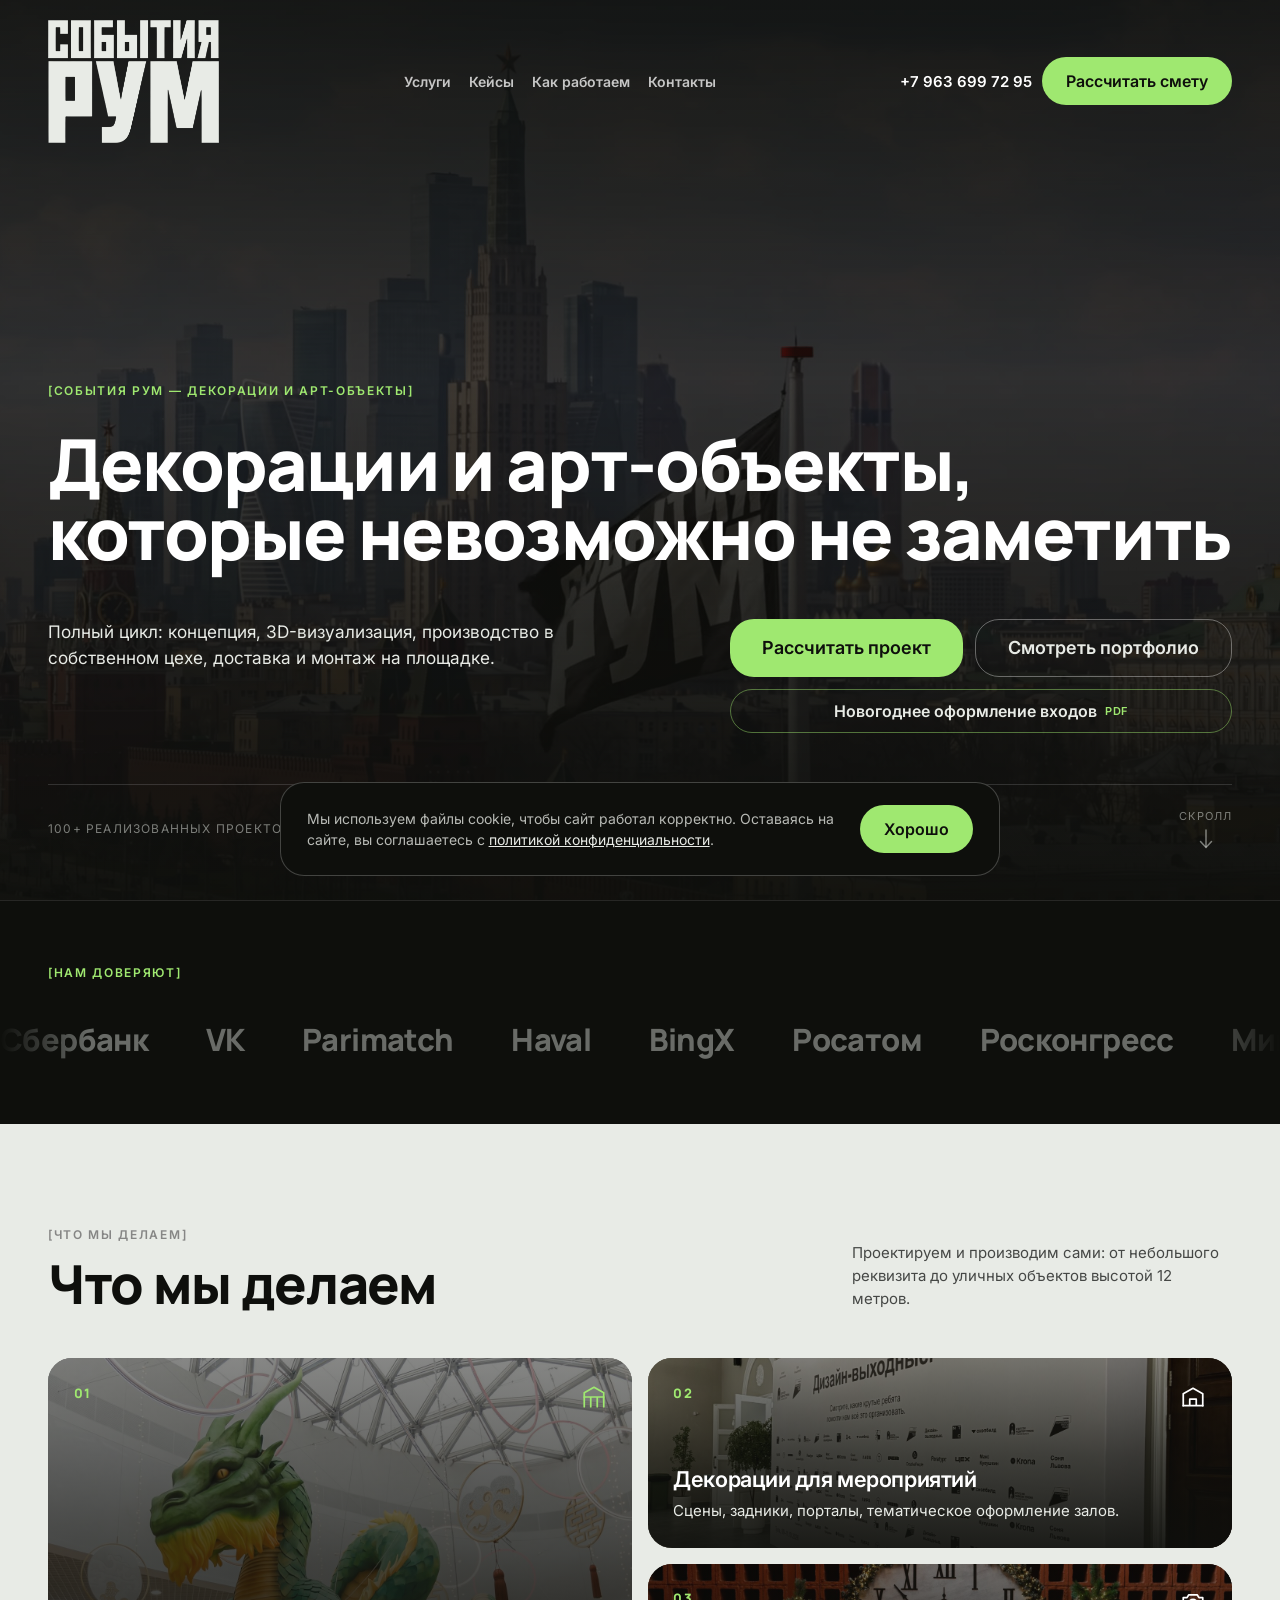
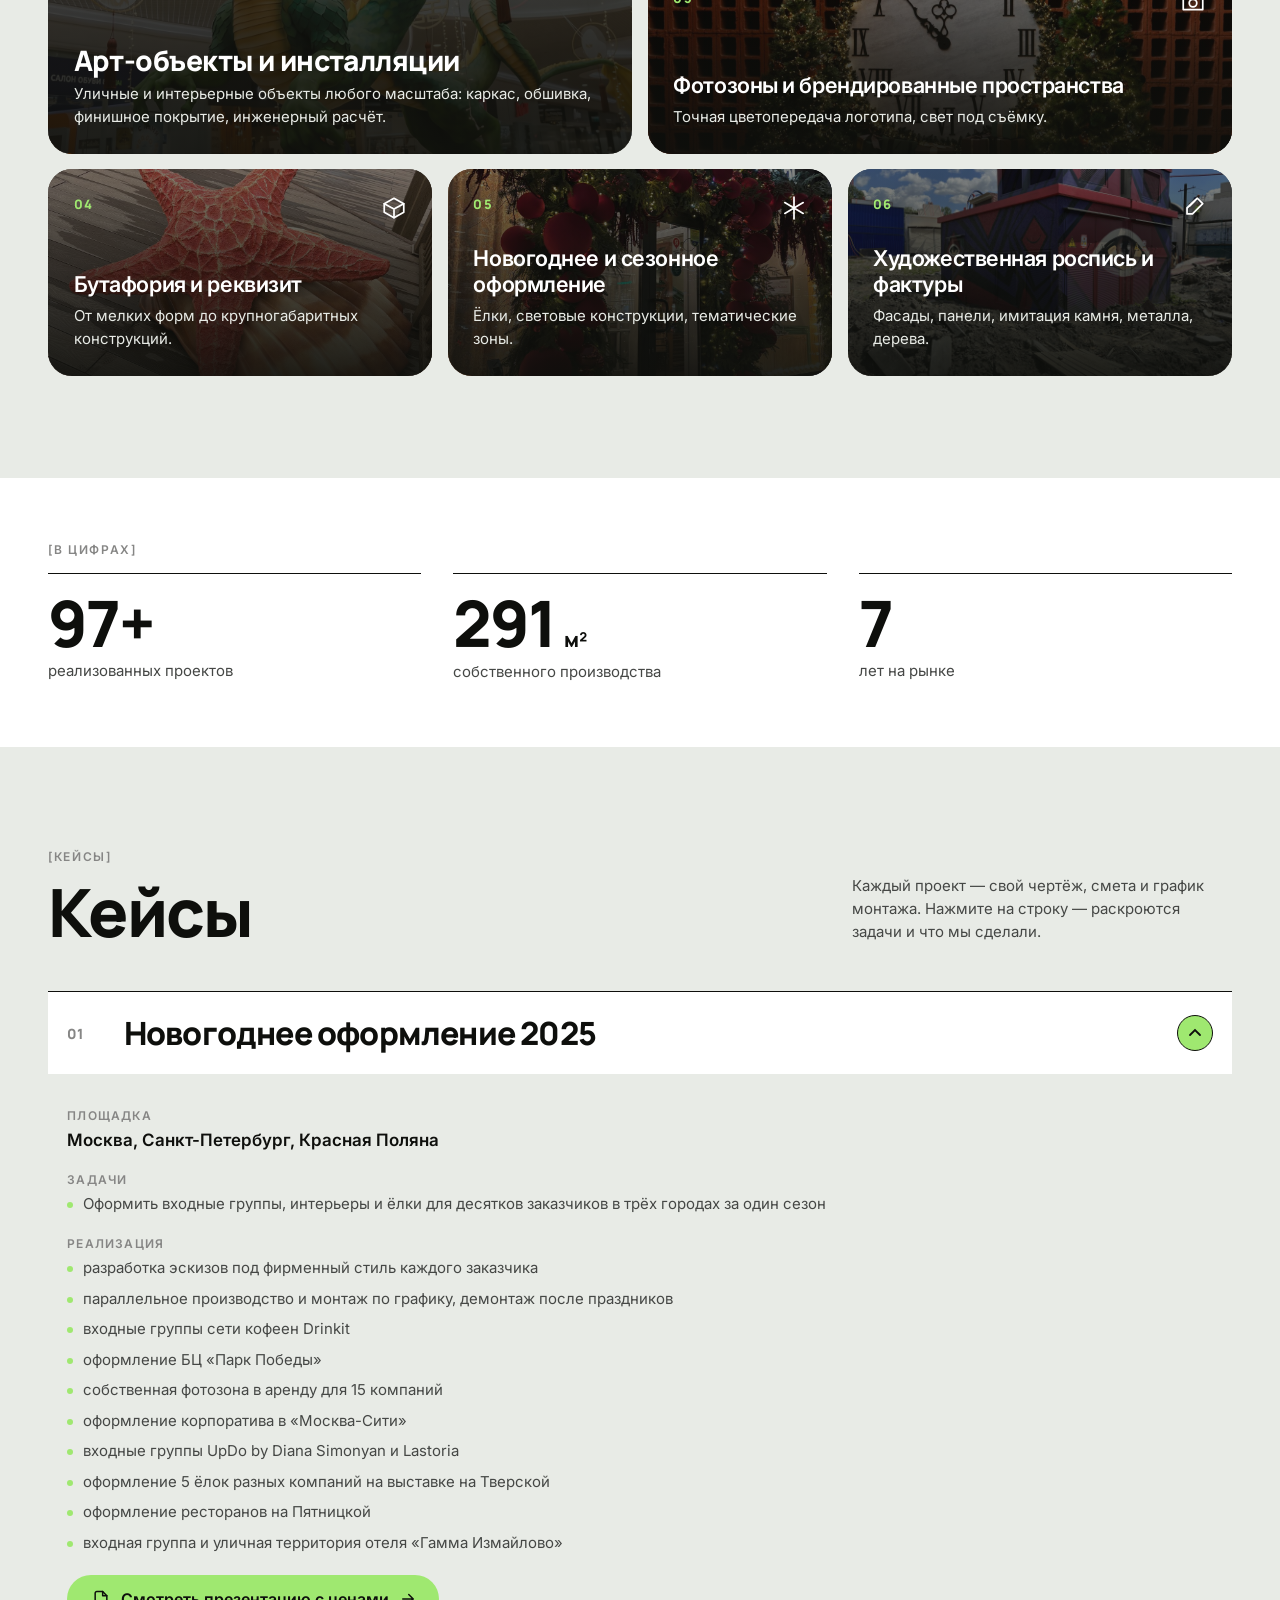
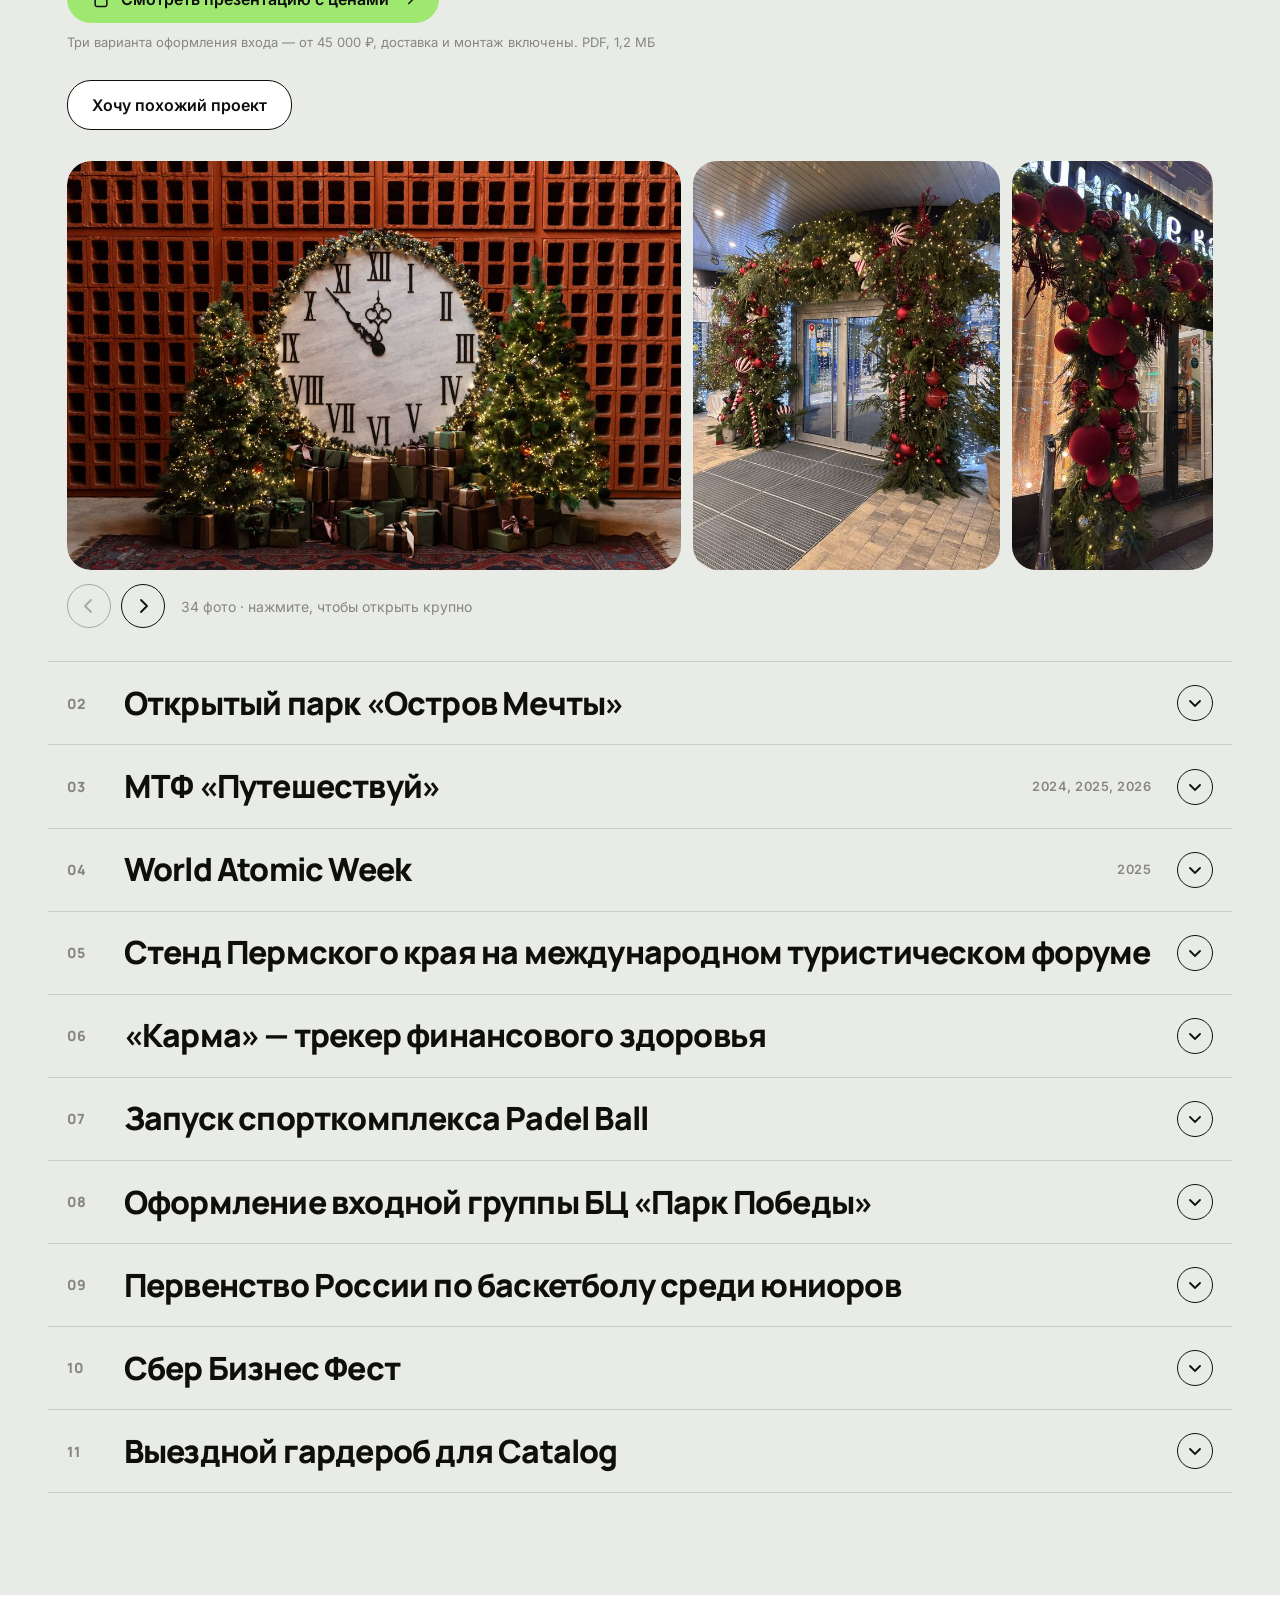
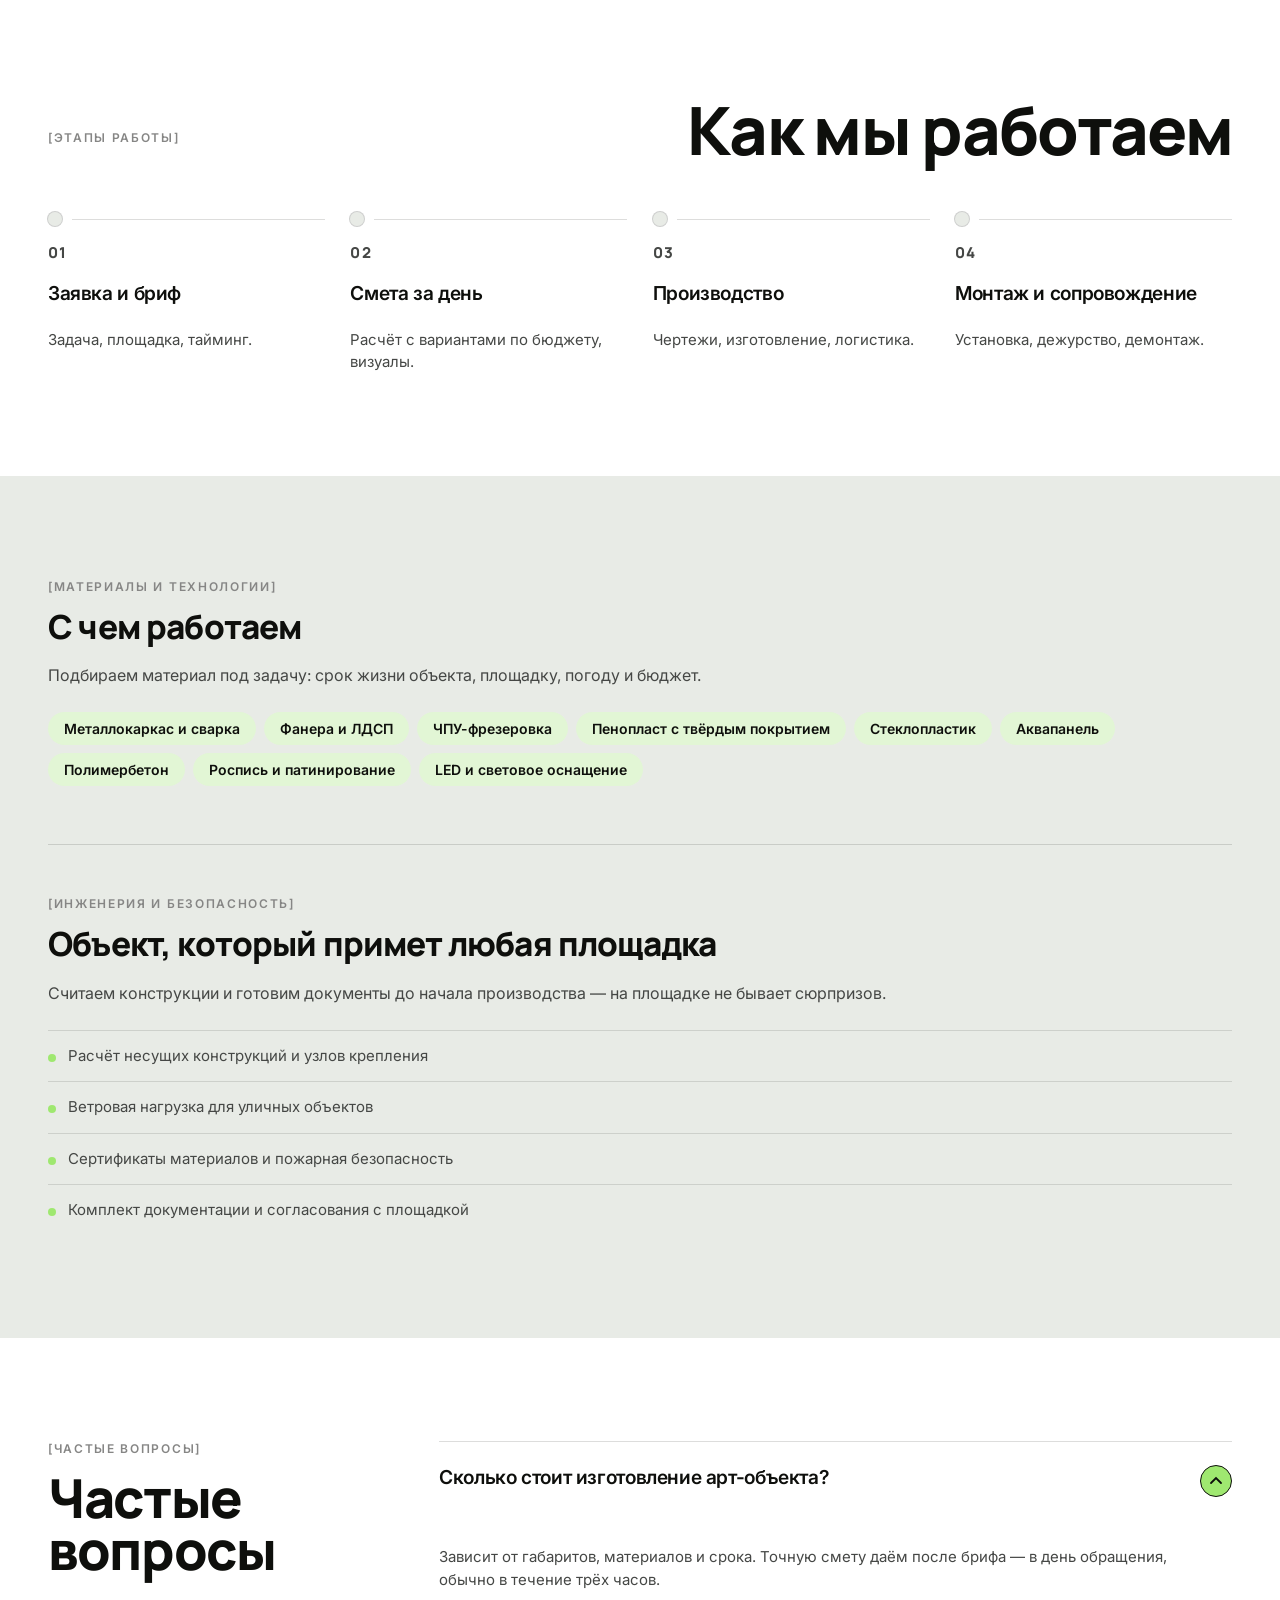
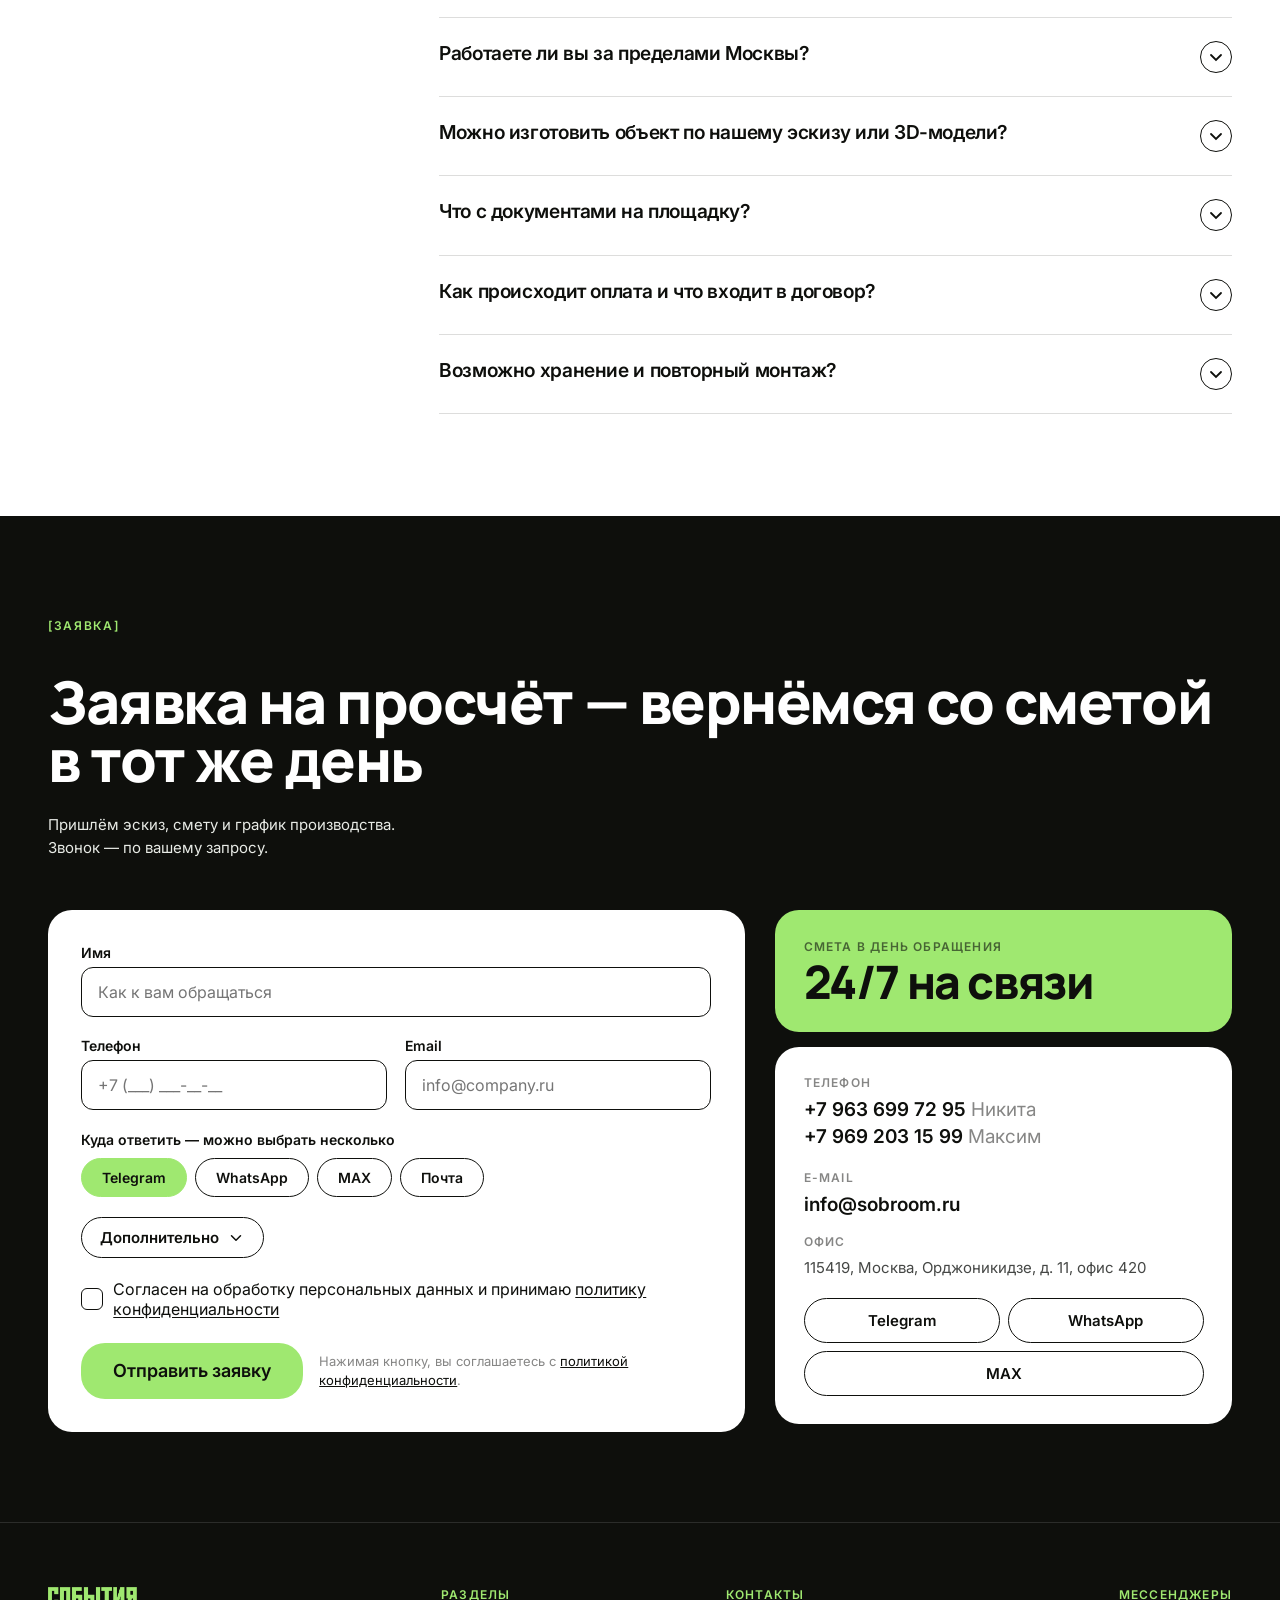
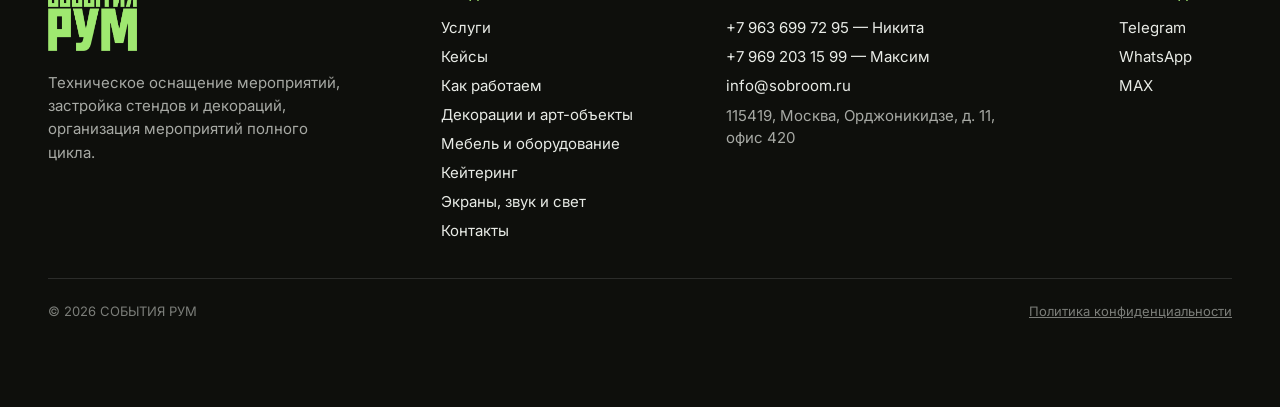
<file: art-obekty/index.html>
<!DOCTYPE html>
<html lang="ru" class="no-js">
<head>
<meta charset="utf-8">
<meta name="viewport" content="width=device-width, initial-scale=1">
<title>Декорации и арт-объекты под ключ — СОБЫТИЯ РУМ</title>
<meta name="description" content="Декорации, арт-объекты и фотозоны под ключ: концепция, 3D-визуализация, собственное производство в Москве, доставка и монтаж. Смета в день обращения.">
<!-- Иконка вкладки: фирменный тёмный квадрат с логотипом. -->
<link rel="canonical" href="https://sobroom.ru/art-obekty/">
<link rel="icon" href="../favicon.ico" sizes="any">
<link rel="icon" type="image/png" sizes="32x32" href="../media/favicon-32.png">
<link rel="icon" type="image/png" sizes="16x16" href="../media/favicon-16.png">
<link rel="apple-touch-icon" sizes="180x180" href="../media/apple-touch-icon.png">
<link rel="preconnect" href="https://fonts.googleapis.com">
<link rel="preconnect" href="https://fonts.gstatic.com" crossorigin>
<link href="https://fonts.googleapis.com/css2?family=Manrope:wght@600;700;800;900&family=Inter:wght@400;500;600;700;900&display=swap" rel="stylesheet">
<link rel="stylesheet" href="../styles.css?v=dev">
<link rel="stylesheet" href="../page.css?v=dev">
</head>
<body class="page-dir">

<a class="skip-link" href="#top">Перейти к содержимому</a>

<header class="header" id="site-header">
  <div class="header__inner">
    <a href="../" class="header__logo" aria-label="СОБЫТИЯ РУМ — на главную">
      <img src="../media/logo-canvas.png" alt="СОБЫТИЯ РУМ" width="1355" height="972">
    </a>

    <nav class="header__nav" aria-label="Основная навигация">
      <a href="../#services">Услуги</a>
      <a href="../#cases">Кейсы</a>
      <a href="../#process">Как работаем</a>
      <!-- <a href="../#production">Производство</a> -->
      <a href="../#contacts">Контакты</a>
    </nav>

    <div class="header__actions">
      <a href="tel:+79636997295" class="header__phone">+7 963 699 72 95</a>
      <a href="https://t.me/sidorovnikitiy" target="_blank" rel="noopener" title="Telegram" class="header__icon-link">
        <svg width="18" height="18" viewBox="0 0 24 24" fill="none" stroke="currentColor" stroke-width="1.8" stroke-linecap="round" stroke-linejoin="round"><path d="M21.5 3.5 2.8 10.8c-.8.3-.8 1.4.1 1.6l4.5 1.3 1.7 5.1c.2.7 1.1.9 1.6.3l2.4-2.8 4.5 3.3c.6.4 1.4.1 1.6-.6L22.8 4.6c.2-.8-.6-1.4-1.3-1.1Z"></path><path d="m7.4 13.7 9.9-6.4-6.6 7.3"></path></svg>
      </a>
      <a href="https://wa.me/79636997295" target="_blank" rel="noopener" title="WhatsApp" class="header__icon-link">
        <svg width="18" height="18" viewBox="0 0 24 24" fill="none" stroke="currentColor" stroke-width="1.8" stroke-linecap="round" stroke-linejoin="round"><path d="M20.5 11.6a8.5 8.5 0 0 1-12.6 7.4L3.5 20.5l1.6-4.3A8.5 8.5 0 1 1 20.5 11.6Z"></path><path d="M8.9 8.4c.5-.2.9 0 1.1.4l.6 1.2c.1.3 0 .6-.2.8l-.4.4c.5 1 1.2 1.7 2.2 2.2l.4-.4c.2-.2.5-.3.8-.2l1.2.6c.4.2.6.6.4 1.1-.3.7-1 1.2-1.8 1.1-2.5-.2-5-2.7-5.3-5.3-.1-.8.3-1.6 1-1.9Z"></path></svg>
      </a>
      <a href="https://max.ru/u/f9LHodD0cOI2sE15VIjKIWvhr9DcOUU_kCdnH0U8R3dj1_szaygG8eiSpd0" target="_blank" rel="noopener" title="MAX" class="header__icon-link header__icon-link--max">
        <span>MAX</span>
      </a>
      <button type="button" class="btn btn--primary btn--md js-go-form" data-header-cta>Рассчитать смету</button>
    </div>

    <div class="header__mobile-actions">
      <a href="tel:+79636997295" class="header__action" aria-label="Позвонить"><svg width="18" height="18" viewBox="0 0 24 24" fill="none" stroke="currentColor" stroke-width="1.8" stroke-linecap="round" stroke-linejoin="round" aria-hidden="true"><path d="M6.6 3.5h3l1.5 3.7-1.9 1.4a12 12 0 0 0 5.2 5.2l1.4-1.9 3.7 1.5v3a2 2 0 0 1-2.2 2 17 17 0 0 1-14.7-14.7 2 2 0 0 1 2-2.2Z"></path></svg></a>
      <a href="https://t.me/sidorovnikitiy" target="_blank" rel="noopener" class="header__action header__action--tg" aria-label="Написать в Telegram"><svg width="18" height="18" viewBox="0 0 24 24" fill="none" stroke="currentColor" stroke-width="1.8" stroke-linecap="round" stroke-linejoin="round" aria-hidden="true"><path d="M21.5 3.5 2.8 10.8c-.8.3-.8 1.4.1 1.6l4.5 1.3 1.7 5.1c.2.7 1.1.9 1.6.3l2.4-2.8 4.5 3.3c.6.4 1.4.1 1.6-.6L22.8 4.6c.2-.8-.6-1.4-1.3-1.1Z"></path><path d="m7.4 13.7 9.9-6.4-6.6 7.3"></path></svg></a>
      <button type="button" class="header__burger" id="menu-toggle" aria-label="Меню" aria-expanded="false" aria-controls="mobile-menu">
        <span></span><span></span>
      </button>
    </div>
  </div>
</header>

<div class="mobile-menu" id="mobile-menu" hidden>
  <div class="mobile-menu__top">
    <img src="../media/logo-lime.png" alt="СОБЫТИЯ РУМ" width="1355" height="972" class="mobile-menu__logo">
    <button type="button" class="mobile-menu__close" id="menu-close" aria-label="Закрыть">×</button>
  </div>
  <nav class="mobile-menu__nav" aria-label="Мобильная навигация">
    <a href="../#services" class="js-menu-link">Услуги</a>
    <a href="../#cases" class="js-menu-link">Кейсы</a>
    <a href="../#process" class="js-menu-link">Как работаем</a>
    <!-- <a href="../#production" class="js-menu-link">Производство</a> -->
    <a href="../#contacts" class="js-menu-link">Контакты</a>
  </nav>
  <div class="mobile-menu__bottom">
    <a href="tel:+79636997295" class="mobile-menu__phone">+7 963 699 72 95</a>
    <button type="button" class="btn btn--primary btn--lg js-go-form" id="menu-cta">Рассчитать смету</button>
  </div>
</div>

<main>
<section id="top" class="hero" data-screen-label="Первый экран">
  <div class="hero__bg" id="hero-bg">
    <!-- Тот же ролик, что на главной. Классы общие, поэтому им управляет
         общий script.js: два формата, живучий запуск, под видео — его же
         первый кадр. -->
    <video class="hero__video" id="hero-video" autoplay muted defaultmuted loop playsinline
           preload="auto" poster="../media/hero-still.jpg" aria-hidden="true">
      <source src="../media/hero-showreel.mp4" type="video/mp4">
      <source src="../media/hero-showreel.webm" type="video/webm">
    </video>
  </div>
  <div class="hero__veil" aria-hidden="true"></div>

  <div class="hero__content">
    <p class="hero__eyebrow reveal-init" style="--reveal-delay:50ms">[СОБЫТИЯ РУМ — ДЕКОРАЦИИ И АРТ-ОБЪЕКТЫ]</p>
    <h1 class="hero__title reveal-init" style="--reveal-delay:120ms">Декорации и арт-объекты, которые невозможно не заметить</h1>
    <div class="hero__row hero__row--with-presentation">
      <p class="hero__lead reveal-init" style="--reveal-delay:200ms">Полный цикл: концепция, 3D-визуализация, производство в собственном цехе, доставка и монтаж на площадке.</p>
      <div class="hero__cta hero__cta--with-presentation reveal-init" style="--reveal-delay:280ms">
        <button type="button" class="btn btn--primary btn--lg js-go-form">Рассчитать проект</button>
        <a href="#cases" class="btn btn--ghost-dark">Смотреть портфолио</a>
        <a class="btn btn--ghost-dark hero__presentation"
           href="../media/novogodnee-oformlenie-vhodov-2026-27.pdf?v=dev" target="_blank" rel="noopener">
          <span class="hero__presentation-label">Новогоднее оформление входов</span>
          <span class="hero__presentation-format">PDF</span>
        </a>
      </div>
    </div>
    <div class="hero__foot reveal-init" style="--reveal-delay:360ms">
      <span class="hero__foot-label">100+ реализованных проектов · собственное производство 300 м² в Москве · монтаж по всей России</span>
      <div class="hero__scroll-hint">
        <span>Скролл</span>
        <svg width="14" height="20" viewBox="0 0 14 20" fill="none" stroke="currentColor" stroke-width="1.5" stroke-linecap="round"><path d="M7 1v17"></path><path d="M1.5 12.5 7 18.5l5.5-6"></path></svg>
      </div>
    </div>
  </div>
</section>

<section class="clients" data-screen-label="Клиенты">
  <p class="section-eyebrow section-eyebrow--dark reveal">[нам доверяют]</p>
  <div class="marquee-mask">
    <div class="marquee-track" id="clients-track">
      <span class="marquee-group" id="clients-group-a"></span>
      <span class="marquee-group" id="clients-group-b" aria-hidden="true"></span>
    </div>
  </div>
</section>

<section id="services" class="services" data-screen-label="Что мы делаем">
  <div class="wrap">
    <div class="section-head reveal">
      <div class="section-head__main">
        <p class="section-eyebrow">[что мы делаем]</p>
        <h2 class="section-title section-title--md">Что мы делаем</h2>
      </div>
      <p class="section-head__note">Проектируем и производим сами: от небольшого реквизита до уличных объектов высотой 12 метров.</p>
    </div>
    <div class="bento">
      <article class="service-card service-card--build reveal">
        <img class="service-card__photo" src="../media/service-art.jpg" alt="" loading="lazy">
        <span class="service-card__veil" aria-hidden="true"></span>
        <span class="service-card__top">
          <span class="service-card__num">01</span>
          <svg width="26" height="26" viewBox="0 0 24 24" fill="none" stroke="currentColor" stroke-width="1.6" stroke-linecap="round" stroke-linejoin="round" class="service-card__icon"><path d="M3 21V8l9-5 9 5v13"></path><path d="M3 12h18M9 21V12M15 21V12"></path></svg>
        </span>
        <span class="service-card__bottom">
          <span class="service-card__title service-card__title--display service-card__title--md">Арт-объекты и инсталляции</span>
          <span class="service-card__body">Уличные и интерьерные объекты любого масштаба: каркас, обшивка, финишное покрытие, инженерный расчёт.</span>
        </span>
      </article>
      <article class="service-card service-card--white service-card--half reveal" style="--reveal-delay:60ms">
        <img class="service-card__photo" src="../media/what-art-2.jpg" alt="" loading="lazy">
        <span class="service-card__veil" aria-hidden="true"></span>
        <span class="service-card__top">
          <span class="service-card__num">02</span>
          <svg width="26" height="26" viewBox="0 0 24 24" fill="none" stroke="currentColor" stroke-width="1.6" stroke-linecap="round" stroke-linejoin="round" class="service-card__icon"><path d="M3 20V9l9-5 9 5v11"></path><path d="M3 20h18M9 20v-6h6v6"></path></svg>
        </span>
        <span class="service-card__bottom">
          <span class="service-card__title service-card__title--body">Декорации для мероприятий</span>
          <span class="service-card__body">Сцены, задники, порталы, тематическое оформление залов.</span>
        </span>
      </article>
      <article class="service-card service-card--white service-card--half reveal" style="--reveal-delay:120ms">
        <img class="service-card__photo" src="../media/what-art-3.jpg" alt="" loading="lazy">
        <span class="service-card__veil" aria-hidden="true"></span>
        <span class="service-card__top">
          <span class="service-card__num">03</span>
          <svg width="26" height="26" viewBox="0 0 24 24" fill="none" stroke="currentColor" stroke-width="1.6" stroke-linecap="round" stroke-linejoin="round" class="service-card__icon"><path d="M3 8h3.5L8 5.5h8L17.5 8H21v11H3z"></path><circle cx="12" cy="13" r="3.5"></circle></svg>
        </span>
        <span class="service-card__bottom">
          <span class="service-card__title service-card__title--body">Фотозоны и брендированные пространства</span>
          <span class="service-card__body">Точная цветопередача логотипа, свет под съёмку.</span>
        </span>
      </article>
      <article class="service-card service-card--white reveal" style="--reveal-delay:180ms">
        <img class="service-card__photo" src="../media/what-art-4.jpg" alt="" loading="lazy">
        <span class="service-card__veil" aria-hidden="true"></span>
        <span class="service-card__top">
          <span class="service-card__num">04</span>
          <svg width="26" height="26" viewBox="0 0 24 24" fill="none" stroke="currentColor" stroke-width="1.6" stroke-linecap="round" stroke-linejoin="round" class="service-card__icon"><path d="M21 8 12 3 3 8v8l9 5 9-5V8Z"></path><path d="m3 8 9 5 9-5M12 13v8"></path></svg>
        </span>
        <span class="service-card__bottom">
          <span class="service-card__title service-card__title--body">Бутафория и реквизит</span>
          <span class="service-card__body">От мелких форм до крупногабаритных конструкций.</span>
        </span>
      </article>
      <article class="service-card service-card--white reveal" style="--reveal-delay:240ms">
        <img class="service-card__photo" src="../media/what-art-5.jpg" alt="" loading="lazy">
        <span class="service-card__veil" aria-hidden="true"></span>
        <span class="service-card__top">
          <span class="service-card__num">05</span>
          <svg width="26" height="26" viewBox="0 0 24 24" fill="none" stroke="currentColor" stroke-width="1.6" stroke-linecap="round" stroke-linejoin="round" class="service-card__icon"><path d="M12 2v20M3.5 7l17 10M20.5 7l-17 10"></path></svg>
        </span>
        <span class="service-card__bottom">
          <span class="service-card__title service-card__title--body">Новогоднее и сезонное оформление</span>
          <span class="service-card__body">Ёлки, световые конструкции, тематические зоны.</span>
        </span>
      </article>
      <article class="service-card service-card--white service-card--fill reveal" style="--reveal-delay:300ms">
        <img class="service-card__photo" src="../media/what-art-6.jpg" alt="" loading="lazy">
        <span class="service-card__veil" aria-hidden="true"></span>
        <span class="service-card__top">
          <span class="service-card__num">06</span>
          <svg width="26" height="26" viewBox="0 0 24 24" fill="none" stroke="currentColor" stroke-width="1.6" stroke-linecap="round" stroke-linejoin="round" class="service-card__icon"><path d="m16 3 5 5-9.5 9.5H6.5V12z"></path><path d="M14 5 9 10"></path></svg>
        </span>
        <span class="service-card__bottom">
          <span class="service-card__title service-card__title--body">Художественная роспись и фактуры</span>
          <span class="service-card__body">Фасады, панели, имитация камня, металла, дерева.</span>
        </span>
      </article>
    </div>
  </div>
</section>

<section class="stats" data-screen-label="Цифры">
  <div class="wrap">
    <p class="section-eyebrow reveal">[в цифрах]</p>
    <div class="stats__grid" id="stats-grid">
      <div class="stat reveal">
        <div class="stat__row"><span class="stat__num" data-value="100" data-suffix="+">0</span></div>
        <span class="stat__label">реализованных проектов</span>
      </div>
      <div class="stat reveal" style="--reveal-delay:80ms">
        <div class="stat__row"><span class="stat__num" data-value="300" data-suffix="">0</span><span class="stat__unit">м²</span></div>
        <span class="stat__label">собственного производства</span>
      </div>
      <div class="stat reveal" style="--reveal-delay:160ms">
        <div class="stat__row"><span class="stat__num" data-value="7" data-suffix="">0</span></div>
        <span class="stat__label">лет на рынке</span>
      </div>
    </div>
  </div>
</section>

<section id="cases" class="cases" data-screen-label="Кейсы">
  <div class="wrap">
    <div class="section-head reveal">
      <div class="section-head__main">
        <p class="section-eyebrow">[кейсы]</p>
        <h2 class="section-title">Кейсы</h2>
      </div>
      <p class="section-head__note">Каждый проект — свой чертёж, смета и график монтажа. Нажмите на строку — раскроются задачи и что мы сделали.</p>
    </div>


    <div class="cases__list">
      <details class="case" id="case-novyi-god-2025" open>
        <summary class="case__row">
          <span class="case__n">01</span>
          <h3 class="case__title">Новогоднее оформление 2025</h3>
          <span class="case__chevron"><svg width="14" height="14" viewBox="0 0 14 14" fill="none" stroke="currentColor" stroke-width="1.8" stroke-linecap="round" aria-hidden="true"><path d="M2 5l5 5 5-5"></path></svg></span>
        </summary>
        <div class="case__panel">
          <div class="case__info">
            <div class="case__fields">
              <div class="case__field"><p class="case__field-label">Площадка</p><p class="case__field-value">Москва, Санкт-Петербург, Красная Поляна</p></div>
            </div>
            <div class="case__tasks">
              <p>Задачи</p>
              <ul class="case__list">
                <li>Оформить входные группы, интерьеры и ёлки для десятков заказчиков в трёх городах за один сезон</li>
              </ul>
            </div>
            <div class="case__tasks">
              <p>Реализация</p>
              <ul class="case__list">
                <li>разработка эскизов под фирменный стиль каждого заказчика</li>
                <li>параллельное производство и монтаж по графику, демонтаж после праздников</li>
                <li>входные группы сети кофеен Drinkit</li>
                <li>оформление БЦ «Парк Победы»</li>
                <li>собственная фотозона в аренду для 15 компаний</li>
                <li>оформление корпоратива в «Москва-Сити»</li>
                <li>входные группы UpDo by Diana Simonyan и Lastoria</li>
                <li>оформление 5 ёлок разных компаний на выставке на Тверской</li>
                <li>оформление ресторанов на Пятницкой</li>
                <li>входная группа и уличная территория отеля «Гамма Измайлово»</li>
              </ul>
            </div>
            <div class="case__doc">
              <a class="btn btn--primary btn--md case__doc-btn"
                 href="../media/novogodnee-oformlenie-vhodov-2026-27.pdf?v=dev" target="_blank" rel="noopener">
                <svg width="20" height="20" viewBox="0 0 24 24" fill="none" stroke="currentColor" stroke-width="1.8" stroke-linecap="round" stroke-linejoin="round" aria-hidden="true"><path d="M14 3H7a2 2 0 0 0-2 2v14a2 2 0 0 0 2 2h10a2 2 0 0 0 2-2V8z"></path><path d="M14 3v5h5"></path></svg>
                Смотреть презентацию с ценами
                <svg class="case__doc-arrow" width="18" height="18" viewBox="0 0 24 24" fill="none" stroke="currentColor" stroke-width="2" stroke-linecap="round" stroke-linejoin="round" aria-hidden="true"><path d="M5 12h14M13 6l6 6-6 6"></path></svg>
              </a>
              <p class="case__doc-note">Три варианта оформления входа — от 45 000 ₽, доставка и монтаж включены. PDF, 1,2 МБ</p>
            </div>
            <div class="case__cta"><button type="button" class="btn btn--tertiary btn--md js-case-cta">Хочу похожий проект</button></div>
          </div>
          <div class="case__gallery" data-case-gallery>
            <div class="case__gallery-track" tabindex="0" role="group" aria-label="Фото проекта «Новогоднее оформление 2025», 34 снимков">
                <a class="case__gallery-item" href="../media/novyi-god-2025/01.jpg" target="_blank" rel="noopener"><img src="../media/novyi-god-2025/01-s.jpg" width="1079" height="720" alt="Фотозона с большими часами и ёлками" loading="lazy" decoding="async"></a>
                <a class="case__gallery-item" href="../media/novyi-god-2025/02.jpg" target="_blank" rel="noopener"><img src="../media/novyi-god-2025/02-s.jpg" width="540" height="720" alt="Новогоднее оформление входной группы" loading="lazy" decoding="async"></a>
                <a class="case__gallery-item" href="../media/novyi-god-2025/03.jpg" target="_blank" rel="noopener"><img src="../media/novyi-god-2025/03-s.jpg" width="540" height="720" alt="Новогоднее оформление входной группы" loading="lazy" decoding="async"></a>
                <a class="case__gallery-item" href="../media/novyi-god-2025/04.jpg" target="_blank" rel="noopener"><img src="../media/novyi-god-2025/04-s.jpg" width="540" height="720" alt="Новогоднее оформление входной группы" loading="lazy" decoding="async"></a>
                <a class="case__gallery-item" href="../media/novyi-god-2025/05.jpg" target="_blank" rel="noopener"><img src="../media/novyi-god-2025/05-s.jpg" width="540" height="720" alt="Новогоднее оформление входной группы" loading="lazy" decoding="async"></a>
                <a class="case__gallery-item" href="../media/novyi-god-2025/06.jpg" target="_blank" rel="noopener"><img src="../media/novyi-god-2025/06-s.jpg" width="540" height="720" alt="Входная группа Lastoria" loading="lazy" decoding="async"></a>
                <a class="case__gallery-item" href="../media/novyi-god-2025/08.jpg" target="_blank" rel="noopener"><img src="../media/novyi-god-2025/08-s.jpg" width="540" height="720" alt="Входная группа кофейни Drinkit" loading="lazy" decoding="async"></a>
                <a class="case__gallery-item" href="../media/novyi-god-2025/09.jpg" target="_blank" rel="noopener"><img src="../media/novyi-god-2025/09-s.jpg" width="540" height="720" alt="Новогоднее оформление входной группы" loading="lazy" decoding="async"></a>
                <a class="case__gallery-item" href="../media/novyi-god-2025/10.jpg" target="_blank" rel="noopener"><img src="../media/novyi-god-2025/10-s.jpg" width="540" height="720" alt="Новогоднее оформление входной группы" loading="lazy" decoding="async"></a>
                <a class="case__gallery-item" href="../media/novyi-god-2025/11.jpg" target="_blank" rel="noopener"><img src="../media/novyi-god-2025/11-s.jpg" width="960" height="720" alt="Новогодняя уличная зона с диванами и ёлками" loading="lazy" decoding="async"></a>
                <a class="case__gallery-item" href="../media/novyi-god-2025/12.jpg" target="_blank" rel="noopener"><img src="../media/novyi-god-2025/12-s.jpg" width="540" height="720" alt="Новогоднее оформление входной группы" loading="lazy" decoding="async"></a>
                <a class="case__gallery-item" href="../media/novyi-god-2025/13.jpg" target="_blank" rel="noopener"><img src="../media/novyi-god-2025/13-s.jpg" width="540" height="720" alt="Оформленные ёлки на уличной площадке" loading="lazy" decoding="async"></a>
                <a class="case__gallery-item" href="../media/novyi-god-2025/14.jpg" target="_blank" rel="noopener"><img src="../media/novyi-god-2025/14-s.jpg" width="540" height="720" alt="Оформленная уличная ёлка" loading="lazy" decoding="async"></a>
                <a class="case__gallery-item" href="../media/novyi-god-2025/15.jpg" target="_blank" rel="noopener"><img src="../media/novyi-god-2025/15-s.jpg" width="540" height="720" alt="Новогоднее оформление входной группы" loading="lazy" decoding="async"></a>
                <a class="case__gallery-item" href="../media/novyi-god-2025/16.jpg" target="_blank" rel="noopener"><img src="../media/novyi-god-2025/16-s.jpg" width="540" height="720" alt="Новогоднее оформление входной группы" loading="lazy" decoding="async"></a>
                <a class="case__gallery-item" href="../media/novyi-god-2025/17.jpg" target="_blank" rel="noopener"><img src="../media/novyi-god-2025/17-s.jpg" width="540" height="720" alt="Новогоднее оформление входной группы" loading="lazy" decoding="async"></a>
                <a class="case__gallery-item" href="../media/novyi-god-2025/18.jpg" target="_blank" rel="noopener"><img src="../media/novyi-god-2025/18-s.jpg" width="540" height="720" alt="Новогоднее оформление входной группы" loading="lazy" decoding="async"></a>
                <a class="case__gallery-item" href="../media/novyi-god-2025/19.jpg" target="_blank" rel="noopener"><img src="../media/novyi-god-2025/19-s.jpg" width="540" height="720" alt="Новогоднее оформление входной группы" loading="lazy" decoding="async"></a>
                <a class="case__gallery-item" href="../media/novyi-god-2025/22.jpg" target="_blank" rel="noopener"><img src="../media/novyi-god-2025/22-s.jpg" width="960" height="720" alt="Новогоднее оформление входной группы" loading="lazy" decoding="async"></a>
                <a class="case__gallery-item" href="../media/novyi-god-2025/23.jpg" target="_blank" rel="noopener"><img src="../media/novyi-god-2025/23-s.jpg" width="960" height="720" alt="Новогоднее оформление входной группы" loading="lazy" decoding="async"></a>
                <a class="case__gallery-item" href="../media/novyi-god-2025/25.jpg" target="_blank" rel="noopener"><img src="../media/novyi-god-2025/25-s.jpg" width="960" height="720" alt="Новогоднее оформление входной группы" loading="lazy" decoding="async"></a>
                <a class="case__gallery-item" href="../media/novyi-god-2025/26.jpg" target="_blank" rel="noopener"><img src="../media/novyi-god-2025/26-s.jpg" width="960" height="720" alt="Новогоднее оформление входной группы" loading="lazy" decoding="async"></a>
                <a class="case__gallery-item" href="../media/novyi-god-2025/27.jpg" target="_blank" rel="noopener"><img src="../media/novyi-god-2025/27-s.jpg" width="960" height="720" alt="Новогоднее оформление входной группы" loading="lazy" decoding="async"></a>
                <a class="case__gallery-item" href="../media/novyi-god-2025/30.jpg" target="_blank" rel="noopener"><img src="../media/novyi-god-2025/30-s.jpg" width="960" height="720" alt="Новогоднее оформление входной группы" loading="lazy" decoding="async"></a>
                <a class="case__gallery-item" href="../media/novyi-god-2025/31.jpg" target="_blank" rel="noopener"><img src="../media/novyi-god-2025/31-s.jpg" width="960" height="720" alt="Новогоднее оформление входной группы" loading="lazy" decoding="async"></a>
                <a class="case__gallery-item" href="../media/novyi-god-2025/32.jpg" target="_blank" rel="noopener"><img src="../media/novyi-god-2025/32-s.jpg" width="960" height="720" alt="Новогоднее оформление входной группы" loading="lazy" decoding="async"></a>
                <a class="case__gallery-item" href="../media/novyi-god-2025/36.jpg" target="_blank" rel="noopener"><img src="../media/novyi-god-2025/36-s.jpg" width="960" height="720" alt="Новогоднее оформление входной группы" loading="lazy" decoding="async"></a>
                <a class="case__gallery-item" href="../media/novyi-god-2025/37.jpg" target="_blank" rel="noopener"><img src="../media/novyi-god-2025/37-s.jpg" width="960" height="720" alt="Новогоднее оформление входной группы" loading="lazy" decoding="async"></a>
                <a class="case__gallery-item" href="../media/novyi-god-2025/38.jpg" target="_blank" rel="noopener"><img src="../media/novyi-god-2025/38-s.jpg" width="960" height="720" alt="Новогоднее оформление входной группы" loading="lazy" decoding="async"></a>
                <a class="case__gallery-item" href="../media/novyi-god-2025/39.jpg" target="_blank" rel="noopener"><img src="../media/novyi-god-2025/39-s.jpg" width="960" height="720" alt="Новогоднее оформление входной группы" loading="lazy" decoding="async"></a>
                <a class="case__gallery-item" href="../media/novyi-god-2025/40.jpg" target="_blank" rel="noopener"><img src="../media/novyi-god-2025/40-s.jpg" width="960" height="720" alt="Новогоднее оформление входной группы" loading="lazy" decoding="async"></a>
                <a class="case__gallery-item" href="../media/novyi-god-2025/41.jpg" target="_blank" rel="noopener"><img src="../media/novyi-god-2025/41-s.jpg" width="960" height="720" alt="Новогоднее оформление входной группы" loading="lazy" decoding="async"></a>
                <a class="case__gallery-item" href="../media/novyi-god-2025/42.jpg" target="_blank" rel="noopener"><img src="../media/novyi-god-2025/42-s.jpg" width="960" height="720" alt="Новогоднее оформление входной группы" loading="lazy" decoding="async"></a>
                <a class="case__gallery-item" href="../media/novyi-god-2025/44.jpg" target="_blank" rel="noopener"><img src="../media/novyi-god-2025/44-s.jpg" width="960" height="720" alt="Новогоднее оформление входной группы" loading="lazy" decoding="async"></a>
            </div>
            <div class="case__gallery-nav">
              <button type="button" class="case__gallery-arrow" data-dir="-1" aria-label="Предыдущие фото"><svg width="18" height="18" viewBox="0 0 18 18" fill="none" stroke="currentColor" stroke-width="1.8" stroke-linecap="round" stroke-linejoin="round" aria-hidden="true"><path d="M11 3L5 9l6 6"></path></svg></button>
              <button type="button" class="case__gallery-arrow" data-dir="1" aria-label="Следующие фото"><svg width="18" height="18" viewBox="0 0 18 18" fill="none" stroke="currentColor" stroke-width="1.8" stroke-linecap="round" stroke-linejoin="round" aria-hidden="true"><path d="M7 3l6 6-6 6"></path></svg></button>
              <p class="case__gallery-hint">34 фото · нажмите, чтобы открыть крупно</p>
            </div>
          </div>
        </div>
      </details>
      <details class="case" id="case-ostrov-mechty">
        <summary class="case__row">
          <span class="case__n">02</span>
          <h3 class="case__title">Открытый парк «Остров Мечты»</h3>
          <span class="case__chevron"><svg width="14" height="14" viewBox="0 0 14 14" fill="none" stroke="currentColor" stroke-width="1.8" stroke-linecap="round" aria-hidden="true"><path d="M2 5l5 5 5-5"></path></svg></span>
        </summary>
        <div class="case__panel">
          <div class="case__info">
            <div class="case__fields">
              <div class="case__field"><p class="case__field-label">Площадка</p><p class="case__field-value">парк развлечений «Остров Мечты», Москва</p></div>
            </div>
            <div class="case__tasks">
              <p>Задачи</p>
              <ul class="case__list">
                <li>Художественно оформить фасады зданий и другие поверхности — более 3000&nbsp;м²</li>
                <li>Установить баннерные конструкции — 650&nbsp;м²</li>
              </ul>
            </div>
            <div class="case__tasks">
              <p>Реализация</p>
              <ul class="case__list">
                <li>обмеры фасадов и поверхностей</li>
                <li>подготовка макетов и технического задания для производства</li>
                <li>художественное оформление по утверждённым эскизам</li>
                <li>изготовление и монтаж баннерных конструкций</li>
              </ul>
            </div>
            <div class="case__cta"><button type="button" class="btn btn--tertiary btn--md js-case-cta">Хочу похожий проект</button></div>
          </div>
          <div class="case__gallery" data-case-gallery>
            <div class="case__gallery-track" tabindex="0" role="group" aria-label="Фото проекта «Открытый парк «Остров Мечты»», 7 снимков">
                <a class="case__gallery-item" href="../media/ostrov-mechty/01.jpg" target="_blank" rel="noopener"><img src="../media/ostrov-mechty/01-s.jpg" width="960" height="720" alt="Роспись трансформаторной подстанции: белый дракон" loading="lazy" decoding="async"></a>
                <a class="case__gallery-item" href="../media/ostrov-mechty/02.jpg" target="_blank" rel="noopener"><img src="../media/ostrov-mechty/02-s.jpg" width="540" height="720" alt="Роспись рольставен: тукан в джунглях" loading="lazy" decoding="async"></a>
                <a class="case__gallery-item" href="../media/ostrov-mechty/03.jpg" target="_blank" rel="noopener"><img src="../media/ostrov-mechty/03-s.jpg" width="960" height="720" alt="Роспись подстанции в графичном стиле" loading="lazy" decoding="async"></a>
                <a class="case__gallery-item" href="../media/ostrov-mechty/04.jpg" target="_blank" rel="noopener"><img src="../media/ostrov-mechty/04-s.jpg" width="540" height="720" alt="Роспись стены в стиле джунглей" loading="lazy" decoding="async"></a>
                <a class="case__gallery-item" href="../media/ostrov-mechty/05.jpg" target="_blank" rel="noopener"><img src="../media/ostrov-mechty/05-s.jpg" width="540" height="720" alt="Арт-объект: морская звезда на раковине" loading="lazy" decoding="async"></a>
                <a class="case__gallery-item" href="../media/ostrov-mechty/06.jpg" target="_blank" rel="noopener"><img src="../media/ostrov-mechty/06-s.jpg" width="540" height="720" alt="Электрошкаф с градиентной покраской" loading="lazy" decoding="async"></a>
                <a class="case__gallery-item" href="../media/ostrov-mechty/07.jpg" target="_blank" rel="noopener"><img src="../media/ostrov-mechty/07-s.jpg" width="540" height="720" alt="Монтажные работы на территории парка" loading="lazy" decoding="async"></a>
            </div>
            <div class="case__gallery-nav">
              <button type="button" class="case__gallery-arrow" data-dir="-1" aria-label="Предыдущие фото"><svg width="18" height="18" viewBox="0 0 18 18" fill="none" stroke="currentColor" stroke-width="1.8" stroke-linecap="round" stroke-linejoin="round" aria-hidden="true"><path d="M11 3L5 9l6 6"></path></svg></button>
              <button type="button" class="case__gallery-arrow" data-dir="1" aria-label="Следующие фото"><svg width="18" height="18" viewBox="0 0 18 18" fill="none" stroke="currentColor" stroke-width="1.8" stroke-linecap="round" stroke-linejoin="round" aria-hidden="true"><path d="M7 3l6 6-6 6"></path></svg></button>
              <p class="case__gallery-hint">7 фото · нажмите, чтобы открыть крупно</p>
            </div>
          </div>
        </div>
      </details>
      <details class="case" id="case-mtf-puteshestvuy">
        <summary class="case__row">
          <span class="case__n">03</span>
          <h3 class="case__title">МТФ «Путешествуй»</h3>
          <span class="case__year">2024, 2025, 2026</span>
          <span class="case__chevron"><svg width="14" height="14" viewBox="0 0 14 14" fill="none" stroke="currentColor" stroke-width="1.8" stroke-linecap="round" aria-hidden="true"><path d="M2 5l5 5 5-5"></path></svg></span>
        </summary>
        <div class="case__panel">
          <div class="case__info">
            <div class="case__fields">
              <div class="case__field"><p class="case__field-label">Заказчик</p><p class="case__field-value">Фонд Росконгресс</p></div>
              <div class="case__field"><p class="case__field-label">Площадка</p><p class="case__field-value">ВДНХ</p></div>
            </div>
            <div class="case__tasks">
              <p>Задачи</p>
              <ul class="case__list">
                <li>Застроить типовые стенды для 14 регионов и компаний</li>
                <li>Застроить VIP-лаунж-зону в 55 павильоне</li>
                <li>Поставить мебель и оборудование на стенды</li>
                <li>Изготовить арт-объект «ПУТЕШЕСТВУЙ!» на главном входе</li>
              </ul>
            </div>
            <div class="case__tasks">
              <p>Реализация</p>
              <ul class="case__list">
                <li>изготовление стендов и арт-объекта на производстве</li>
                <li>монтаж в зоны стендов и лекториев шатров-квадросфер 6×6, 8×8, 10×10</li>
                <li>комплектация стендов мебелью и оборудованием</li>
                <li>застройка VIP-лаунж-зоны</li>
                <li>доставка и монтаж в окно заезда</li>
                <li>демонтаж и вывоз</li>
                <li>техническое сопровождение мероприятия</li>
              </ul>
            </div>
            <div class="case__cta"><button type="button" class="btn btn--tertiary btn--md js-case-cta">Хочу похожий проект</button></div>
          </div>
          <div class="case__media">
            <img src="../media/case-03.jpg" alt="Фото проекта «МТФ «Путешествуй»»" loading="lazy" data-case-photo>
          </div>
        </div>
      </details>
      <details class="case" id="case-world-atomic-week">
        <summary class="case__row">
          <span class="case__n">04</span>
          <h3 class="case__title">World Atomic Week</h3>
          <span class="case__year">2025</span>
          <span class="case__chevron"><svg width="14" height="14" viewBox="0 0 14 14" fill="none" stroke="currentColor" stroke-width="1.8" stroke-linecap="round" aria-hidden="true"><path d="M2 5l5 5 5-5"></path></svg></span>
        </summary>
        <div class="case__panel">
          <div class="case__info">
            <div class="case__fields">
              <div class="case__field"><p class="case__field-label">Заказчик</p><p class="case__field-value">ATOM EXPO</p></div>
              <div class="case__field"><p class="case__field-label">Площадка</p><p class="case__field-value">ВДНХ</p></div>
            </div>
            <div class="case__tasks">
              <p>Задачи</p>
              <ul class="case__list">
                <li>Застроить тематическую зону</li>
                <li>Обеспечить площадку оборудованием</li>
              </ul>
            </div>
            <div class="case__tasks">
              <p>Реализация</p>
              <ul class="case__list">
                <li>подготовка чертежей и согласование конструктива с техническим контролем ВДНХ</li>
                <li>изготовление конструкций на производстве</li>
                <li>подбор и поставка оборудования</li>
                <li>доставка и монтаж в окно заезда</li>
                <li>техническое сопровождение мероприятия</li>
                <li>демонтаж и вывоз</li>
              </ul>
            </div>
            <div class="case__cta"><button type="button" class="btn btn--tertiary btn--md js-case-cta">Хочу похожий проект</button></div>
          </div>
          <div class="case__media">
            <img src="../media/case-01.jpg" alt="Фото проекта «World Atomic Week»" loading="lazy" data-case-photo>
          </div>
        </div>
      </details>
      <details class="case" id="case-perm-vdnh">
        <summary class="case__row">
          <span class="case__n">05</span>
          <h3 class="case__title">Стенд Пермского края на международном туристическом форуме</h3>
          <span class="case__chevron"><svg width="14" height="14" viewBox="0 0 14 14" fill="none" stroke="currentColor" stroke-width="1.8" stroke-linecap="round" aria-hidden="true"><path d="M2 5l5 5 5-5"></path></svg></span>
        </summary>
        <div class="case__panel">
          <div class="case__info">
            <div class="case__fields">
              <div class="case__field"><p class="case__field-label">Площадка</p><p class="case__field-value">ВДНХ</p></div>
            </div>
            <div class="case__tasks">
              <p>Задачи</p>
              <ul class="case__list">
                <li>Разработать и построить стенд региона</li>
                <li>Согласовать уникальное техническое решение с техническим контролем ВДНХ и организатором</li>
              </ul>
            </div>
            <div class="case__tasks">
              <p>Реализация</p>
              <ul class="case__list">
                <li>разработка концепции стенда, визуалов и рабочих чертежей</li>
                <li>подготовка технической документации и согласование конструктива</li>
                <li>изготовление конструкций на производстве</li>
                <li>доставка и монтаж в окно заезда</li>
                <li>техническое сопровождение всех дней форума</li>
                <li>демонтаж и вывоз конструкций</li>
              </ul>
            </div>
            <div class="case__cta"><button type="button" class="btn btn--tertiary btn--md js-case-cta">Хочу похожий проект</button></div>
          </div>
          <div class="case__gallery" data-case-gallery>
            <div class="case__gallery-track" tabindex="0" role="group" aria-label="Фото проекта «Стенд Пермского края», 5 фото">
                <a class="case__gallery-item" href="../media/perm-vdnh/01.jpg" target="_blank" rel="noopener"><img src="../media/perm-vdnh/01-s.jpg" width="960" height="720" alt="Стенд Пермского края: промышленная зона" loading="lazy" decoding="async"></a>
                <a class="case__gallery-item" href="../media/perm-vdnh/02.jpg" target="_blank" rel="noopener"><img src="../media/perm-vdnh/02-s.jpg" width="960" height="720" alt="Стенд Пермского края: зона с автомобилем УАЗ" loading="lazy" decoding="async"></a>
                <a class="case__gallery-item" href="../media/perm-vdnh/03.jpg" target="_blank" rel="noopener"><img src="../media/perm-vdnh/03-s.jpg" width="960" height="720" alt="Стенд Пермского края: вид сбоку" loading="lazy" decoding="async"></a>
                <a class="case__gallery-item" href="../media/perm-vdnh/04.jpg" target="_blank" rel="noopener"><img src="../media/perm-vdnh/04-s.jpg" width="960" height="720" alt="Стенд Пермского края: театральная зона с балериной" loading="lazy" decoding="async"></a>
                <a class="case__gallery-item" href="../media/perm-vdnh/05.jpg" target="_blank" rel="noopener"><img src="../media/perm-vdnh/05-s.jpg" width="960" height="720" alt="Стенд Пермского края: интерьер промышленной зоны" loading="lazy" decoding="async"></a>
            </div>
            <div class="case__gallery-nav">
              <button type="button" class="case__gallery-arrow" data-dir="-1" aria-label="Предыдущие фото"><svg width="18" height="18" viewBox="0 0 18 18" fill="none" stroke="currentColor" stroke-width="1.8" stroke-linecap="round" stroke-linejoin="round" aria-hidden="true"><path d="M11 3L5 9l6 6"></path></svg></button>
              <button type="button" class="case__gallery-arrow" data-dir="1" aria-label="Следующие фото"><svg width="18" height="18" viewBox="0 0 18 18" fill="none" stroke="currentColor" stroke-width="1.8" stroke-linecap="round" stroke-linejoin="round" aria-hidden="true"><path d="M7 3l6 6-6 6"></path></svg></button>
              <p class="case__gallery-hint">5 фото · нажмите, чтобы открыть крупно</p>
            </div>
          </div>
        </div>
      </details>
      <details class="case" id="case-karma">
        <summary class="case__row">
          <span class="case__n">06</span>
          <h3 class="case__title">«Карма» — трекер финансового здоровья</h3>
          <span class="case__chevron"><svg width="14" height="14" viewBox="0 0 14 14" fill="none" stroke="currentColor" stroke-width="1.8" stroke-linecap="round" aria-hidden="true"><path d="M2 5l5 5 5-5"></path></svg></span>
        </summary>
        <div class="case__panel">
          <div class="case__info">
            <div class="case__fields">
              <div class="case__field"><p class="case__field-label">Площадка</p><p class="case__field-value">отель Stella di Mosca, Москва</p></div>
            </div>
            <div class="case__tasks">
              <p>Задачи</p>
              <ul class="case__list">
                <li>Разработать концепцию оформления всего мероприятия</li>
                <li>Обеспечить площадку мебелью, техникой и онлайн-трансляцией на 200 гостей</li>
              </ul>
            </div>
            <div class="case__tasks">
              <p>Реализация</p>
              <ul class="case__list">
                <li>концепция оформления и визуалы</li>
                <li>интерактивная фотозона</li>
                <li>мебель на 200 человек: подбор, доставка, расстановка</li>
                <li>монтаж видео-, звукового и светового оборудования</li>
                <li>организация онлайн-трансляции</li>
                <li>техническое сопровождение мероприятия</li>
              </ul>
            </div>
            <div class="case__cta"><button type="button" class="btn btn--tertiary btn--md js-case-cta">Хочу похожий проект</button></div>
          </div>
          <div class="case__media">
            <img src="../media/service-mebel-zal.jpg" alt="Фото проекта «Карма»" loading="lazy" data-case-photo>
          </div>
        </div>
      </details>
      <details class="case" id="case-padel-ball">
        <summary class="case__row">
          <span class="case__n">07</span>
          <h3 class="case__title">Запуск спорткомплекса Padel Ball</h3>
          <span class="case__chevron"><svg width="14" height="14" viewBox="0 0 14 14" fill="none" stroke="currentColor" stroke-width="1.8" stroke-linecap="round" aria-hidden="true"><path d="M2 5l5 5 5-5"></path></svg></span>
        </summary>
        <div class="case__panel">
          <div class="case__info">
            <div class="case__fields">
              <div class="case__field"><p class="case__field-label">Заказчик</p><p class="case__field-value">Padel Ball</p></div>
              <div class="case__field"><p class="case__field-label">Площадка</p><p class="case__field-value">Химки, Gopark</p></div>
            </div>
            <div class="case__tasks">
              <p>Задачи</p>
              <ul class="case__list">
                <li>Разработать дизайн-концепцию пространства</li>
                <li>Выполнить строительные работы и застройку зон</li>
                <li>Сделать брендирование и навигацию</li>
                <li>Укомплектовать мебелью и оборудованием</li>
              </ul>
            </div>
            <div class="case__tasks">
              <p>Реализация</p>
              <ul class="case__list">
                <li>разработка дизайн-концепции</li>
                <li>застройка лаунж-зоны, фотозоны, ресепшенов и раздевалок</li>
                <li>оклейка самоклеящейся плёнкой — 440&nbsp;м²</li>
                <li>разработка и установка навигации</li>
                <li>комплектация мебелью и оборудованием</li>
              </ul>
            </div>
            <div class="case__cta"><button type="button" class="btn btn--tertiary btn--md js-case-cta">Хочу похожий проект</button></div>
          </div>
          <div class="case__media">
            <img src="../media/case-08.jpg" alt="Фото проекта «Запуск спорткомплекса Padel Ball»" loading="lazy" data-case-photo>
          </div>
        </div>
      </details>
      <details class="case" id="case-bc-park-pobedy">
        <summary class="case__row">
          <span class="case__n">08</span>
          <h3 class="case__title">Оформление входной группы БЦ «Парк Победы»</h3>
          <span class="case__chevron"><svg width="14" height="14" viewBox="0 0 14 14" fill="none" stroke="currentColor" stroke-width="1.8" stroke-linecap="round" aria-hidden="true"><path d="M2 5l5 5 5-5"></path></svg></span>
        </summary>
        <div class="case__panel">
          <div class="case__info">
            <div class="case__fields">
              <div class="case__field"><p class="case__field-label">Заказчик</p><p class="case__field-value">БЦ «Парк Победы»</p></div>
              </div>
            <div class="case__tasks">
              <p>Задачи</p>
              <ul class="case__list">
                <li>Разработать дизайн, изготовить и смонтировать декорации входной группы</li>
              </ul>
            </div>
            <div class="case__tasks">
              <p>Реализация</p>
              <ul class="case__list">
                <li>разработка дизайна декораций</li>
                <li>изготовление на собственном производстве</li>
                <li>доставка и монтаж</li>
                <li>демонтаж</li>
              </ul>
            </div>
            <div class="case__cta"><button type="button" class="btn btn--tertiary btn--md js-case-cta">Хочу похожий проект</button></div>
          </div>
          <div class="case__media">
            <img src="../media/case-09.jpg" alt="Фото проекта «Оформление входной группы БЦ «Парк Победы»»" loading="lazy" data-case-photo>
          </div>
        </div>
      </details>
      <details class="case" id="case-dinamo-basketball">
        <summary class="case__row">
          <span class="case__n">09</span>
          <h3 class="case__title">Первенство России по баскетболу среди юниоров</h3>
          <span class="case__chevron"><svg width="14" height="14" viewBox="0 0 14 14" fill="none" stroke="currentColor" stroke-width="1.8" stroke-linecap="round" aria-hidden="true"><path d="M2 5l5 5 5-5"></path></svg></span>
        </summary>
        <div class="case__panel">
          <div class="case__info">
            <div class="case__fields">
              <div class="case__field"><p class="case__field-label">Площадка</p><p class="case__field-value">Академия «Динамо», Москва</p></div>
            </div>
            <div class="case__tasks">
              <p>Задачи</p>
              <ul class="case__list">
                <li>Брендировать арену баннерами — 600&nbsp;м²</li>
                <li>Оклеить трибуны и пол — 170&nbsp;м²</li>
              </ul>
            </div>
            <div class="case__tasks">
              <p>Реализация</p>
              <ul class="case__list">
                <li>обмеры арены и подготовка макетов к печати</li>
                <li>печать баннеров и плёнки</li>
                <li>монтаж баннерных конструкций</li>
                <li>оклейка трибун и пола</li>
                <li>демонтаж после соревнований</li>
              </ul>
            </div>
            <div class="case__cta"><button type="button" class="btn btn--tertiary btn--md js-case-cta">Хочу похожий проект</button></div>
          </div>
          <div class="case__gallery" data-case-gallery>
            <div class="case__gallery-track" tabindex="0" role="group" aria-label="Фото проекта «Первенство России по баскетболу среди юниоров», 4 фото">
                <a class="case__gallery-item" href="../media/dinamo-basketball/01.jpg" target="_blank" rel="noopener"><img src="../media/dinamo-basketball/01-s.jpg" width="960" height="720" alt="Брендированный пресс-волл и баннер «Чемпионы»" loading="lazy" decoding="async"></a>
                <a class="case__gallery-item" href="../media/dinamo-basketball/02.jpg" target="_blank" rel="noopener"><img src="../media/dinamo-basketball/02-s.jpg" width="960" height="720" alt="Логотип турнира на полу арены" loading="lazy" decoding="async"></a>
                <a class="case__gallery-item" href="../media/dinamo-basketball/03.jpg" target="_blank" rel="noopener"><img src="../media/dinamo-basketball/03-s.jpg" width="960" height="720" alt="Брендирование трибун арены" loading="lazy" decoding="async"></a>
                <a class="case__gallery-item" href="../media/dinamo-basketball/04.jpg" target="_blank" rel="noopener"><img src="../media/dinamo-basketball/04-s.jpg" width="960" height="720" alt="Брендирование и экраны вдоль площадки" loading="lazy" decoding="async"></a>
            </div>
            <div class="case__gallery-nav">
              <button type="button" class="case__gallery-arrow" data-dir="-1" aria-label="Предыдущие фото"><svg width="18" height="18" viewBox="0 0 18 18" fill="none" stroke="currentColor" stroke-width="1.8" stroke-linecap="round" stroke-linejoin="round" aria-hidden="true"><path d="M11 3L5 9l6 6"></path></svg></button>
              <button type="button" class="case__gallery-arrow" data-dir="1" aria-label="Следующие фото"><svg width="18" height="18" viewBox="0 0 18 18" fill="none" stroke="currentColor" stroke-width="1.8" stroke-linecap="round" stroke-linejoin="round" aria-hidden="true"><path d="M7 3l6 6-6 6"></path></svg></button>
              <p class="case__gallery-hint">4 фото · нажмите, чтобы открыть крупно</p>
            </div>
          </div>
        </div>
      </details>
      <details class="case">
        <summary class="case__row">
          <span class="case__n">10</span>
          <h3 class="case__title">Сбер Бизнес Фест</h3>
          <span class="case__chevron"><svg width="14" height="14" viewBox="0 0 14 14" fill="none" stroke="currentColor" stroke-width="1.8" stroke-linecap="round" aria-hidden="true"><path d="M2 5l5 5 5-5"></path></svg></span>
        </summary>
        <div class="case__panel">
          <div class="case__info">
            <div class="case__tasks">
              <p>Реализация</p>
              <ul class="case__list">
                <li>техническая декорация пространства</li>
                <li>оклейка рабочих поверхностей</li>
                <li>монтаж декоративных конструкций</li>
              </ul>
            </div>
            <p class="case__link"><a href="../keitering/#case-sber-biznes-fest">Весь кейс →</a></p>
          </div>
          <div class="case__media">
            <img src="../media/case-02.jpg" alt="Фото проекта «Сбер Бизнес Фест»" loading="lazy" data-case-photo>
          </div>
        </div>
      </details>
      <details class="case">
        <summary class="case__row">
          <span class="case__n">11</span>
          <h3 class="case__title">Выездной гардероб для Catalog</h3>
          <span class="case__chevron"><svg width="14" height="14" viewBox="0 0 14 14" fill="none" stroke="currentColor" stroke-width="1.8" stroke-linecap="round" aria-hidden="true"><path d="M2 5l5 5 5-5"></path></svg></span>
        </summary>
        <div class="case__panel">
          <div class="case__info">
            <div class="case__tasks">
              <p>Реализация</p>
              <ul class="case__list">
                <li>проектирование и сборка индивидуальной двухъярусной конструкции</li>
                <li>брендирование поверхностей — 100&nbsp;м²</li>
              </ul>
            </div>
            <p class="case__link"><a href="../mebel-oborudovanie/#case-catalog-garderob">Весь кейс →</a></p>
          </div>
        </div>
      </details>
    </div>
  </div>
</section>

<!-- Отзывы временно скрыты по просьбе заказчика: разметка и сами отзывы
     остались на месте, вернуть блок — снять hidden. -->
<section id="reviews" class="reviews" data-screen-label="Отзывы" hidden>
  <div class="wrap">
    <div class="section-head section-head--dark reveal">
      <div class="section-head__main">
        <p class="section-eyebrow section-eyebrow--dark">[отзывы]</p>
        <h2 class="section-title section-title--contacts">Отзывы</h2>
      </div>
      <div class="reviews__nav">
        <button type="button" class="reviews__arrow" id="reviews-prev" aria-label="Предыдущий отзыв" aria-controls="reviews-track">
          <svg width="18" height="18" viewBox="0 0 24 24" fill="none" stroke="currentColor" stroke-width="2" stroke-linecap="round" stroke-linejoin="round"><path d="M15 5 8 12l7 7"></path></svg>
        </button>
        <button type="button" class="reviews__arrow" id="reviews-next" aria-label="Следующий отзыв" aria-controls="reviews-track">
          <svg width="18" height="18" viewBox="0 0 24 24" fill="none" stroke="currentColor" stroke-width="2" stroke-linecap="round" stroke-linejoin="round"><path d="m9 5 7 7-7 7"></path></svg>
        </button>
      </div>
    </div>
    <div class="reviews__viewport reveal" id="reviews-track" tabindex="0" role="group" aria-label="Отзывы заказчиков, прокручивается вбок"></div>
    <div class="reviews__dots" id="reviews-dots" role="tablist" aria-label="Переключение отзывов"></div>
  </div>
</section>

<section id="process" class="process" data-screen-label="Как работаем">
  <div class="wrap">
    <div class="section-head reveal">
      <p class="section-eyebrow">[этапы работы]</p>
      <h2 class="section-title">Как мы работаем</h2>
    </div>
    <div class="timeline" id="timeline">
      <div class="timeline__step" data-step="0">
        <div class="timeline__head"><span class="timeline__dot"></span><span class="timeline__line"></span></div>
        <p class="timeline__num">01</p>
        <h3>Заявка и бриф</h3>
        <p>Задача, площадка, тайминг.</p>
      </div>
      <div class="timeline__step" data-step="1">
        <div class="timeline__head"><span class="timeline__dot"></span><span class="timeline__line"></span></div>
        <p class="timeline__num">02</p>
        <h3>Смета за день</h3>
        <p>Расчёт с вариантами по бюджету, визуалы.</p>
      </div>
      <div class="timeline__step" data-step="2">
        <div class="timeline__head"><span class="timeline__dot"></span><span class="timeline__line"></span></div>
        <p class="timeline__num">03</p>
        <h3>Производство</h3>
        <p>Чертежи, изготовление, логистика.</p>
      </div>
      <div class="timeline__step" data-step="3">
        <div class="timeline__head"><span class="timeline__dot"></span><span class="timeline__line"></span></div>
        <p class="timeline__num">04</p>
        <h3>Монтаж и сопровождение</h3>
        <p>Установка, дежурство, демонтаж.</p>
      </div>
    </div>
  </div>
</section>

<section id="production" class="production" data-screen-label="Производство">
  <!-- Скрыто до появления видео производства: плашка пустая.
       Чтобы вернуть — уберите hidden. -->
  <div class="wrap production__grid" hidden>
    <div class="production__media reveal">
      <div class="production__placeholder">
        <span>Собственное производство — 300 м²</span>
      </div>
    </div>
    <div class="production__text reveal" style="--reveal-delay:120ms">
      <p class="section-eyebrow">[собственный цех]</p>
      <h2 class="section-title section-title--md">Производим сами — не перепродаём подряд</h2>
      <p class="production__lead">Собственное производство 300 м² в Москве: сварочный и столярный участки, ЧПУ-станок, покрасочная камера.</p>
      <ul class="points">
        <li>Сроки контролируем сами, без субподряда</li>
        <li>Правки вносим на ходу, пока объект в цехе</li>
        <li>Нет наценки посредника в смете</li>
        <li>Фотоотчёт по каждому этапу производства</li>
      </ul>
      <button type="button" class="btn btn--tertiary btn--lg js-go-form">Обсудить изготовление</button>
    </div>
  </div>

  <div class="wrap">
    <div class="production__extra reveal">
      <p class="section-eyebrow">[материалы и технологии]</p>
      <h3 class="section-title section-title--sm">С чем работаем</h3>
      <p class="production__lead">Подбираем материал под задачу: срок жизни объекта, площадку, погоду и бюджет.</p>
      <div class="production__tags">
        <span class="tag tag--pale">Металлокаркас и сварка</span>
        <span class="tag tag--pale">Фанера и ЛДСП</span>
        <span class="tag tag--pale">ЧПУ-фрезеровка</span>
        <span class="tag tag--pale">Пенопласт с твёрдым покрытием</span>
        <span class="tag tag--pale">Стеклопластик</span>
        <span class="tag tag--pale">Аквапанель</span>
        <span class="tag tag--pale">Полимербетон</span>
        <span class="tag tag--pale">Роспись и патинирование</span>
        <span class="tag tag--pale">LED и световое оснащение</span>
      </div>
    </div>

    <div class="production__extra reveal">
      <p class="section-eyebrow">[инженерия и безопасность]</p>
      <h3 class="section-title section-title--sm">Объект, который примет любая площадка</h3>
      <p class="production__lead">Считаем конструкции и готовим документы до начала производства — на площадке не бывает сюрпризов.</p>
      <ul class="points">
        <li>Расчёт несущих конструкций и узлов крепления</li>
        <li>Ветровая нагрузка для уличных объектов</li>
        <li>Сертификаты материалов и пожарная безопасность</li>
        <li>Комплект документации и согласования с площадкой</li>
      </ul>
    </div>
  </div>
</section>

<section class="faq" data-screen-label="FAQ">
  <div class="wrap">
    <div class="faq__grid">
      <div class="faq__head reveal">
        <p class="section-eyebrow">[частые вопросы]</p>
        <h2 class="section-title section-title--md">Частые вопросы</h2>
      </div>
      <div class="faq__list reveal">
        <div class="faq__item is-open" data-faq="0">
          <button type="button" class="faq__q" aria-expanded="true">
            <h3>Сколько стоит изготовление арт-объекта?</h3>
            <span class="faq__toggle"><svg width="14" height="14" viewBox="0 0 14 14" fill="none" stroke="currentColor" stroke-width="1.8" stroke-linecap="round"><path d="M2 5l5 5 5-5"></path></svg></span>
          </button>
          <div class="faq__a"><p>Зависит от габаритов, материалов и срока. Точную смету даём после брифа — в день обращения, обычно в течение трёх часов.</p></div>
        </div>
        <div class="faq__item" data-faq="1">
          <button type="button" class="faq__q" aria-expanded="false">
            <h3>Работаете ли вы за пределами Москвы?</h3>
            <span class="faq__toggle"><svg width="14" height="14" viewBox="0 0 14 14" fill="none" stroke="currentColor" stroke-width="1.8" stroke-linecap="round"><path d="M2 5l5 5 5-5"></path></svg></span>
          </button>
          <div class="faq__a"><p>Да, монтаж выполняем по всей России. Логистику и работу бригады считаем отдельной строкой в смете — без скрытых доплат.</p></div>
        </div>
        <div class="faq__item" data-faq="2">
          <button type="button" class="faq__q" aria-expanded="false">
            <h3>Можно изготовить объект по нашему эскизу или 3D-модели?</h3>
            <span class="faq__toggle"><svg width="14" height="14" viewBox="0 0 14 14" fill="none" stroke="currentColor" stroke-width="1.8" stroke-linecap="round"><path d="M2 5l5 5 5-5"></path></svg></span>
          </button>
          <div class="faq__a"><p>Да. Принимаем эскизы, чертежи и 3D-модели, проверяем на технологичность и предлагаем решения по конструкции, если объект неустойчив или неоправданно дорог в производстве.</p></div>
        </div>
        <div class="faq__item" data-faq="3">
          <button type="button" class="faq__q" aria-expanded="false">
            <h3>Что с документами на площадку?</h3>
            <span class="faq__toggle"><svg width="14" height="14" viewBox="0 0 14 14" fill="none" stroke="currentColor" stroke-width="1.8" stroke-linecap="round"><path d="M2 5l5 5 5-5"></path></svg></span>
          </button>
          <div class="faq__a"><p>Готовим комплект: расчёт конструкций, сертификаты материалов, документы по пожарной безопасности, схему монтажа. Согласование с площадкой берём на себя.</p></div>
        </div>
        <div class="faq__item" data-faq="4">
          <button type="button" class="faq__q" aria-expanded="false">
            <h3>Как происходит оплата и что входит в договор?</h3>
            <span class="faq__toggle"><svg width="14" height="14" viewBox="0 0 14 14" fill="none" stroke="currentColor" stroke-width="1.8" stroke-linecap="round"><path d="M2 5l5 5 5-5"></path></svg></span>
          </button>
          <div class="faq__a"><p>60% аванс, 40% после сдачи объекта. В договоре — смета, сроки, состав работ, ответственность за монтаж и демонтаж.</p></div>
        </div>
        <div class="faq__item" data-faq="5">
          <button type="button" class="faq__q" aria-expanded="false">
            <h3>Возможно хранение и повторный монтаж?</h3>
            <span class="faq__toggle"><svg width="14" height="14" viewBox="0 0 14 14" fill="none" stroke="currentColor" stroke-width="1.8" stroke-linecap="round"><path d="M2 5l5 5 5-5"></path></svg></span>
          </button>
          <div class="faq__a"><p>Да. Храним объекты на своём складе, обслуживаем между событиями и монтируем повторно — конструкции проектируем разборными заранее.</p></div>
        </div>
      </div>
    </div>
  </div>
</section>

<section id="contacts" class="contacts" data-screen-label="Заявка">
  <div class="wrap">
    <div class="section-head section-head--dark reveal">
      <p class="section-eyebrow section-eyebrow--dark">[заявка]</p>
      <h2 class="section-title section-title--contacts">Заявка на просчёт — вернёмся со сметой в тот же день</h2>
      <p class="section-head__note section-head__note--dark">Пришлём эскиз, смету и график производства. Звонок — по вашему запросу.</p>
    </div>

    <div class="contacts__grid">
      <div id="form" class="form-card reveal">

        <div class="form-success" id="form-success" hidden>
          <span class="form-success__icon">
            <svg width="28" height="28" viewBox="0 0 24 24" fill="none" stroke="currentColor" stroke-width="2.2" stroke-linecap="round" stroke-linejoin="round"><path d="M4 12.5 9.5 18 20 6.5"></path></svg>
          </span>
          <h3>Заявка отправлена</h3>
          <p>Вернёмся с решением в течение 3 часов в рабочее время. Если нужно срочно — напишите в Telegram, ответим быстрее.</p>
          <div class="form-success__actions">
            <a href="https://t.me/sidorovnikitiy" target="_blank" rel="noopener" class="btn btn--primary">Написать в Telegram</a>
            <button type="button" class="btn btn--tertiary" id="form-reset">Отправить ещё одну</button>
          </div>
        </div>

        <form id="lead-form" novalidate>
          <!-- Ловушка для спам-ботов: человек этого поля не видит и не заполняет,
               робот заполняет всё подряд. Имя намеренно бессмысленное: поле
               с именем вроде company браузер заполнил бы сам, и живая заявка
               выглядела бы спамом. -->
          <div class="form-hp" aria-hidden="true">
            <label>Не заполняйте это поле<input type="text" name="x_ref" tabindex="-1" autocomplete="off"></label>
          </div>
          <div class="form-grid">
            <label class="field">
              <span class="field__label">Имя</span>
              <input type="text" name="name" id="f-name" placeholder="Как к вам обращаться" autocomplete="name">
            </label>
          </div>
          <div class="form-grid">
            <label class="field">
              <span class="field__label">Телефон</span>
              <input type="tel" name="phone" id="f-phone" placeholder="+7 (___) ___-__-__" autocomplete="tel">
              <span class="field__error" id="err-phone"></span>
            </label>
            <label class="field">
              <span class="field__label">Email</span>
              <input type="email" name="email" id="f-email" placeholder="info@company.ru" autocomplete="email">
              <span class="field__error" id="err-email"></span>
            </label>
          </div>

          <div class="channel-block">
            <p class="channel-block__label" id="channel-label">Куда ответить — можно выбрать несколько</p>
            <div class="channel-block__options" id="channel-options" role="group" aria-labelledby="channel-label">
              <button type="button" class="chip is-active" data-channel="Telegram" aria-pressed="true">Telegram</button>
              <button type="button" class="chip" data-channel="WhatsApp" aria-pressed="false">WhatsApp</button>
              <button type="button" class="chip" data-channel="MAX" aria-pressed="false">MAX</button>
              <button type="button" class="chip" data-channel="Почта" aria-pressed="false">Почта</button>
            </div>
            <input type="hidden" name="channel" id="f-channel" value="Telegram">
          </div>

          <!-- Всё необязательное убрано под кнопку: форму открывают, чтобы
               быстро оставить контакты, а подробности дописывают по желанию. -->
          <button type="button" class="form-more__toggle" id="form-more-toggle"
                  aria-expanded="false" aria-controls="form-more">
            <span>Дополнительно</span>
            <svg class="form-more__chevron" width="18" height="18" viewBox="0 0 24 24" fill="none" stroke="currentColor" stroke-width="2" stroke-linecap="round" stroke-linejoin="round" aria-hidden="true"><path d="m6 9 6 6 6-6"></path></svg>
          </button>

          <div class="form-more" id="form-more" hidden>
            <label class="field">
              <span class="field__label">Комментарий к задаче</span>
              <textarea name="comment" id="f-comment" rows="4" placeholder="Дата и площадка мероприятия, что нужно, сколько зон, есть ли планировка"></textarea>
            </label>

            <label class="file-field" for="f-file">
              <svg width="22" height="22" viewBox="0 0 24 24" fill="none" stroke="currentColor" stroke-width="1.6" stroke-linecap="round" stroke-linejoin="round"><path d="M12 17V7M8 11l4-4 4 4"></path><path d="M4 17v2a2 2 0 0 0 2 2h12a2 2 0 0 0 2-2v-2"></path></svg>
              <span id="file-label">Прикрепить файл — ТЗ, план площадки, референсы (до 50 МБ)</span>
              <input type="file" id="f-file" name="file" hidden>
            </label>
          </div>

          <label class="checkbox">
            <input type="checkbox" id="f-agree" name="agree" class="checkbox__input">
            <span class="checkbox__box"><span class="checkbox__mark">✓</span></span>
            <span>Согласен на обработку персональных данных и принимаю
              <a href="../privacy/" target="_blank" rel="noopener">политику конфиденциальности</a></span>
          </label>
          <p class="field__error" id="err-agree" hidden>Без согласия мы не сможем обработать заявку</p>

          <div class="form-submit">
            <button type="submit" class="btn btn--primary btn--lg" id="submit-btn">
              <span class="btn__spinner" id="submit-spinner" hidden></span>
              <span id="submit-label">Отправить заявку</span>
            </button>
            <p class="form-submit__note">Нажимая кнопку, вы соглашаетесь с <a href="../privacy/" target="_blank" rel="noopener">политикой конфиденциальности</a>.</p>
          </div>

          <div class="form-error" id="form-error" hidden>Не удалось отправить заявку. Напишите нам напрямую — <a href="https://t.me/sidorovnikitiy" target="_blank" rel="noopener">Telegram</a> или <a href="tel:+79636997295">+7 963 699 72 95</a>.</div>
        </form>
      </div>

      <aside class="contacts__aside reveal" style="--reveal-delay:120ms">
        <div class="contacts__badge">
          <p>Смета в день обращения</p>
          <p class="contacts__badge-big">24/7 на связи</p>
        </div>
        <div class="contacts__card">
          <div>
            <p class="contacts__label">Телефон</p>
            <a href="tel:+79636997295" class="contacts__phone">+7 963 699 72 95 <span>Никита</span></a>
            <a href="tel:+79692031599" class="contacts__phone">+7 969 203 15 99 <span>Максим</span></a>
          </div>
          <div>
            <p class="contacts__label">E-mail</p>
            <a href="mailto:info@sobroom.ru" class="contacts__email">info@sobroom.ru</a>
          </div>
          <div>
            <p class="contacts__label">Офис</p>
            <p class="contacts__office">115419, Москва, Орджоникидзе, д. 11, офис 420</p>
          </div>
          <div class="contacts__links">
            <a href="https://t.me/sidorovnikitiy" target="_blank" rel="noopener">Telegram</a>
            <a href="https://wa.me/79636997295" target="_blank" rel="noopener">WhatsApp</a>
            <a href="https://max.ru/u/f9LHodD0cOI2sE15VIjKIWvhr9DcOUU_kCdnH0U8R3dj1_szaygG8eiSpd0" target="_blank" rel="noopener">MAX</a>
          </div>
        </div>
      </aside>
    </div>
  </div>
</section>
</main>

<footer class="footer" data-screen-label="Футер">
  <div class="wrap">
    <div class="footer__grid">
      <div class="footer__about">
        <img src="../media/logo-lime.png" alt="СОБЫТИЯ РУМ" width="1355" height="972">
        <p>Техническое оснащение мероприятий, застройка стендов и декораций, организация мероприятий полного цикла.</p>
      </div>
      <nav class="footer__col" aria-label="Разделы">
        <p>Разделы</p>
        <a href="../#services">Услуги</a>
        <a href="../#cases">Кейсы</a>
        <a href="../#process">Как работаем</a>
        <!-- <a href="../#production">Производство</a> -->
        <a href="./" aria-current="page">Декорации и арт-объекты</a>
        <a href="../mebel-oborudovanie/">Мебель и оборудование</a>
        <a href="../keitering/">Кейтеринг</a>
        <a href="../ekrany-svet-zvuk/">Экраны, звук и свет</a>
        <a href="../#contacts">Контакты</a>
      </nav>
      <div class="footer__col">
        <p>Контакты</p>
        <a href="tel:+79636997295">+7 963 699 72 95 — Никита</a>
        <a href="tel:+79692031599">+7 969 203 15 99 — Максим</a>
        <a href="mailto:info@sobroom.ru">info@sobroom.ru</a>
        <span>115419, Москва, Орджоникидзе, д. 11, офис 420</span>
      </div>
      <div class="footer__col">
        <p>Мессенджеры</p>
        <a href="https://t.me/sidorovnikitiy" target="_blank" rel="noopener">Telegram</a>
        <a href="https://wa.me/79636997295" target="_blank" rel="noopener">WhatsApp</a>
        <a href="https://max.ru/u/f9LHodD0cOI2sE15VIjKIWvhr9DcOUU_kCdnH0U8R3dj1_szaygG8eiSpd0" target="_blank" rel="noopener">MAX</a>
      </div>
    </div>
    <div class="footer__bottom">
      <span>© 2026 СОБЫТИЯ РУМ</span>
      <a href="../privacy/">Политика конфиденциальности</a>
    </div>
  </div>
</footer>


<div class="cookie" id="cookie-banner" role="region" aria-label="Уведомление о cookie" hidden>
  <p class="cookie__text">
    Мы используем файлы cookie, чтобы сайт работал корректно.
    Оставаясь на сайте, вы соглашаетесь с <a href="../privacy/" target="_blank" rel="noopener">политикой конфиденциальности</a>.
  </p>
  <button type="button" class="btn btn--primary btn--md cookie__ok" id="cookie-accept">Хорошо</button>
</div>

<script type="application/json" id="page-data">{"base": "../", "clients": ["Сбербанк", "VK", "Parimatch", "Haval", "BingX", "Росатом", "Росконгресс", "Минтруд", "Росмолодёжь", "ATOM EXPO", "Yandex Data", "Пермский край", "Остров Мечты", "Drinkit", "Catalog", "Padel Ball", "Lastoria", "UpDo by Diana Simonyan", "Карма", "Академия «Динамо»", "Гамма Измайлово", "ВДНХ", "Парк Горького", "Зарядье", "Музей Москвы", "ЦВЗ «Манеж»", "Технопарк Сколково", "Loft Hall", "ТРЦ «Метрополис»", "ТРЦ «Меридиан»", "Городские парки", "Таврида", "БЦ «Парк Победы»"]}</script>
<script src="../script.js?v=dev"></script>
</body>
</file>
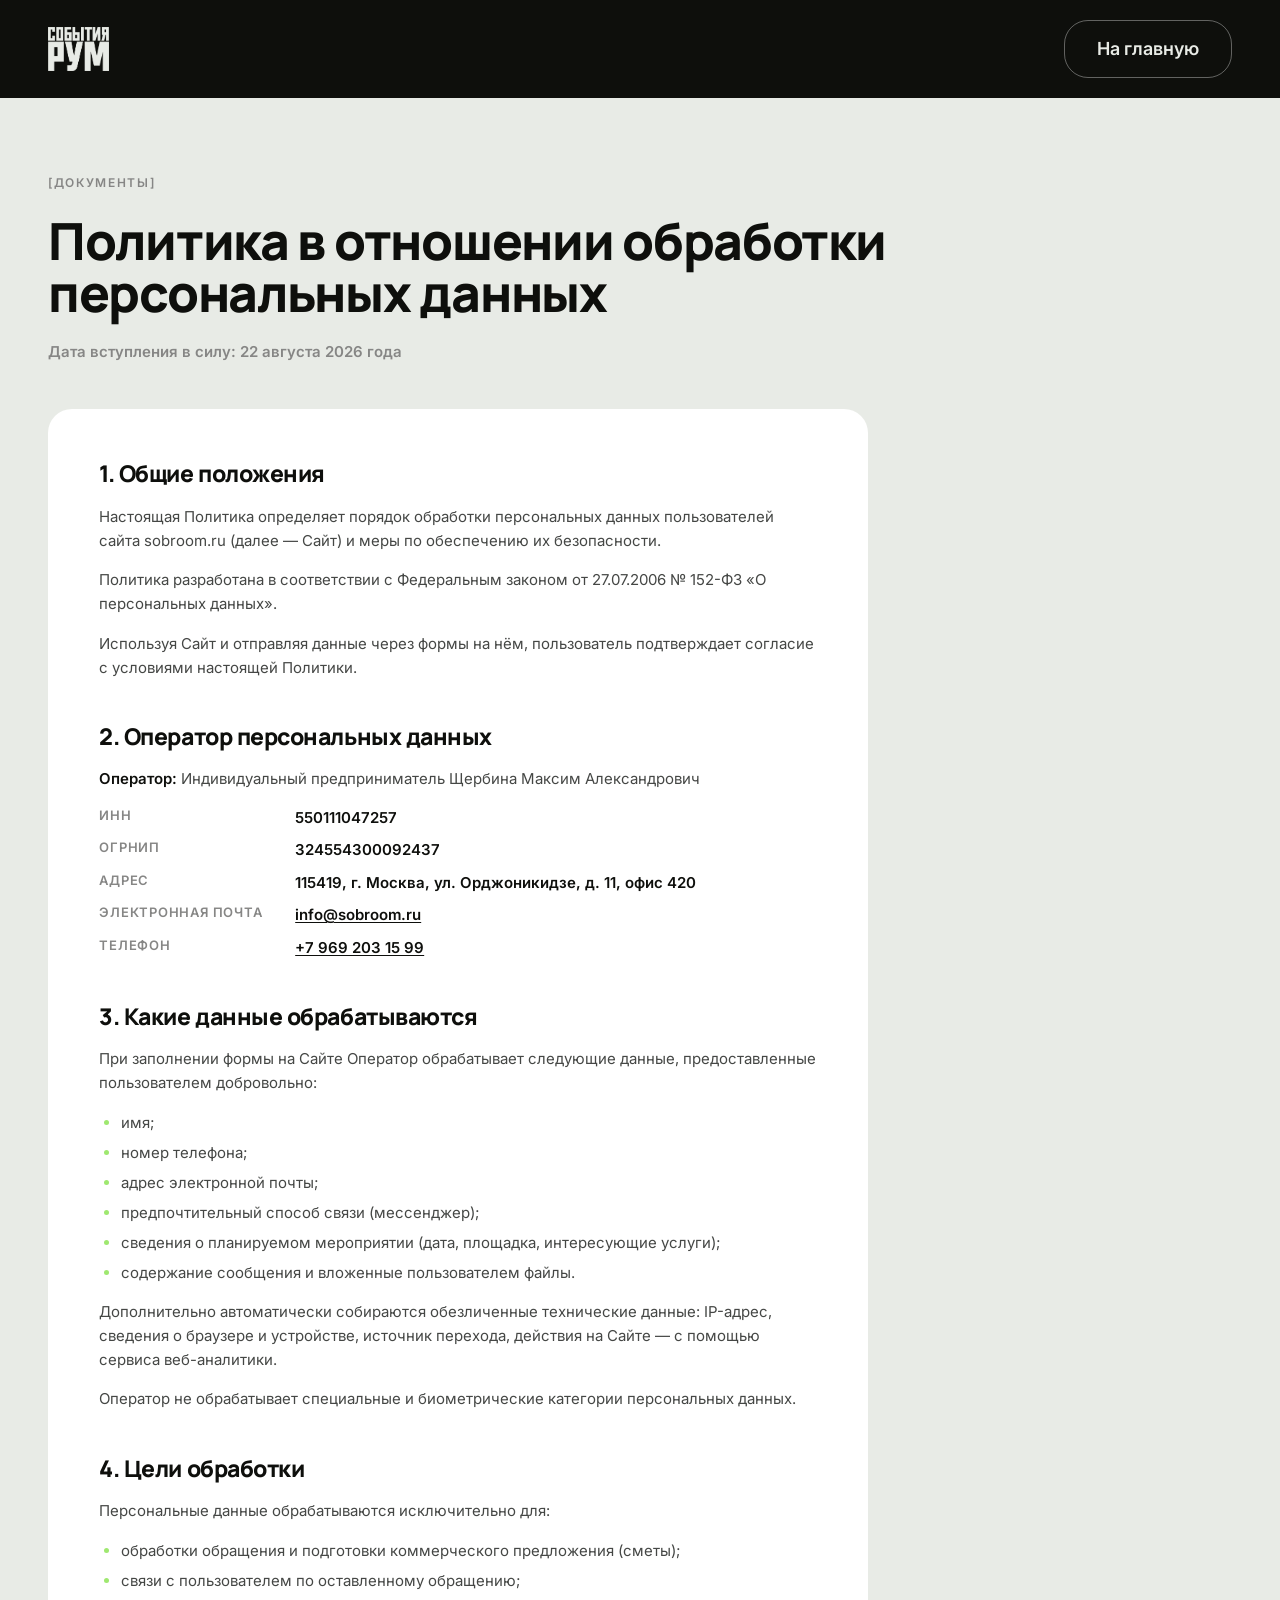
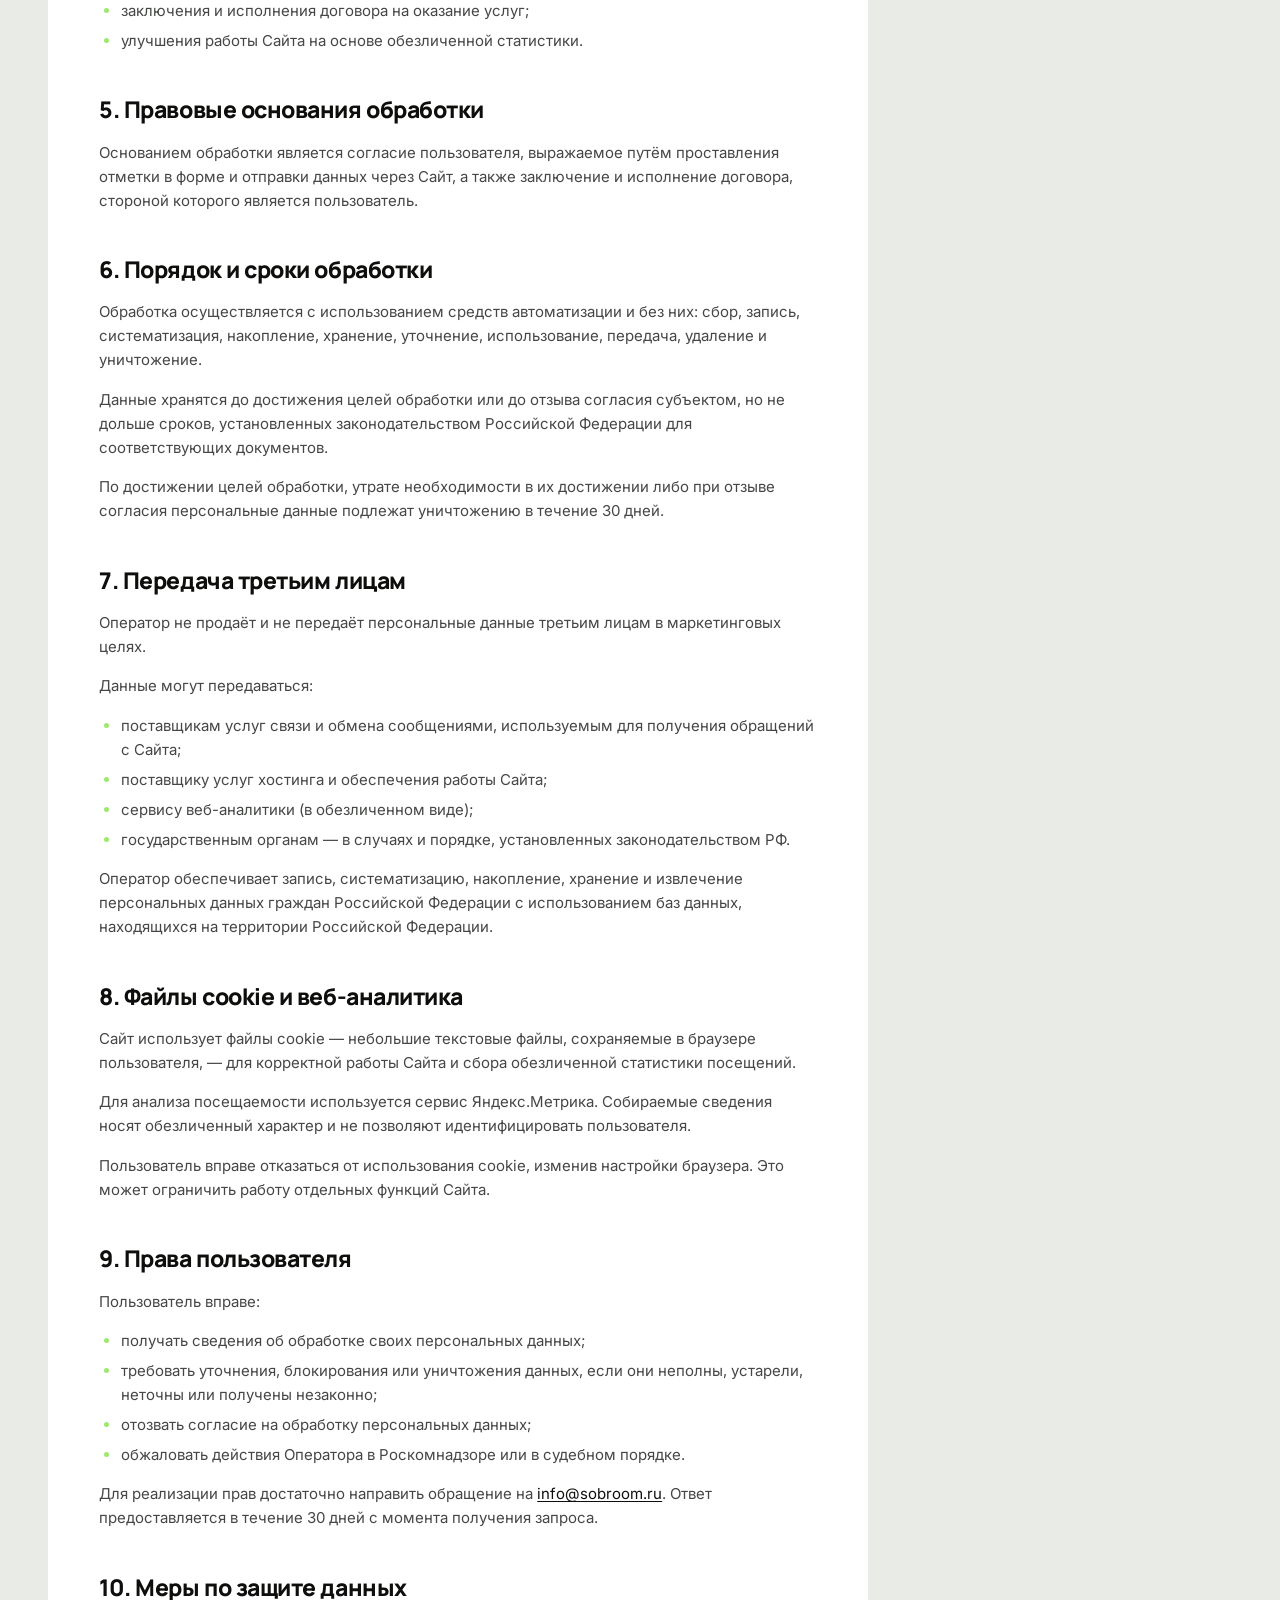
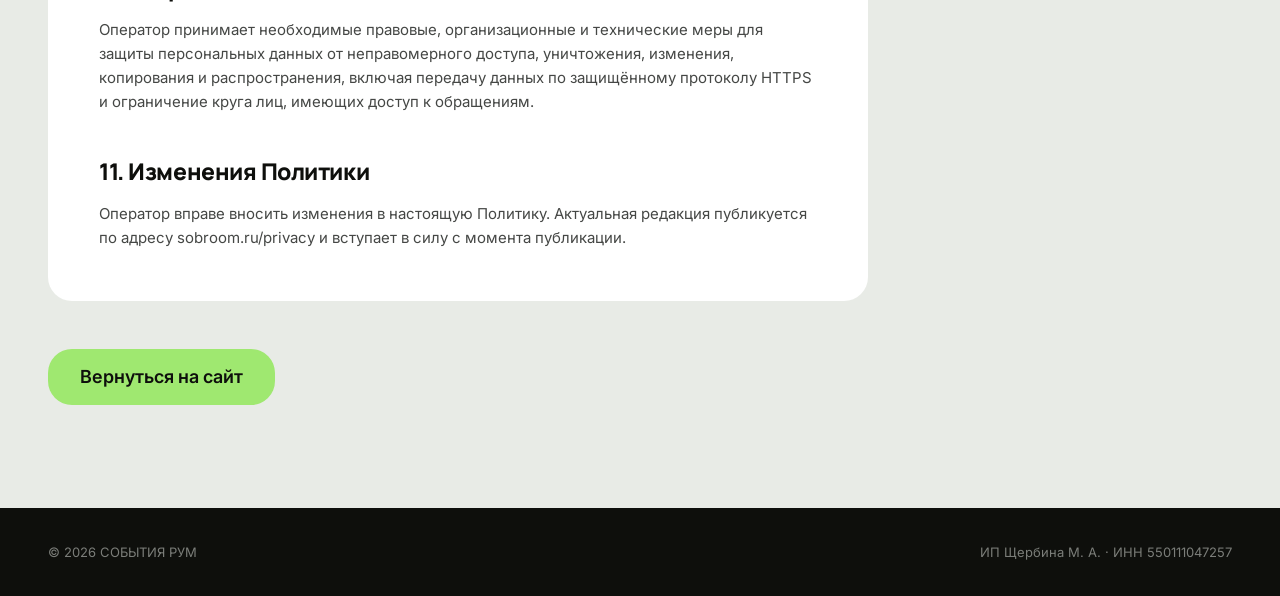
<file: privacy/index.html>
<!DOCTYPE html>
<html lang="ru" class="no-js">
<head>
<meta charset="utf-8">
<meta name="viewport" content="width=device-width, initial-scale=1">
<title>Политика конфиденциальности — СОБЫТИЯ РУМ</title>
<meta name="description" content="Политика в отношении обработки персональных данных пользователей сайта СОБЫТИЯ РУМ. Оператор — ИП Щербина Максим Александрович.">
<!-- Иконка вкладки: фирменный тёмный квадрат с логотипом. -->
<link rel="canonical" href="https://sobroom.ru/privacy/">
<link rel="icon" href="../favicon.ico" sizes="any">
<link rel="icon" type="image/png" sizes="32x32" href="../media/favicon-32.png">
<link rel="icon" type="image/png" sizes="16x16" href="../media/favicon-16.png">
<link rel="apple-touch-icon" sizes="180x180" href="../media/apple-touch-icon.png">
<link rel="preconnect" href="https://fonts.googleapis.com">
<link rel="preconnect" href="https://fonts.gstatic.com" crossorigin>
<link href="https://fonts.googleapis.com/css2?family=Manrope:wght@600;700;800;900&family=Inter:wght@400;500;600;700;900&display=swap" rel="stylesheet">
<link rel="stylesheet" href="../styles.css?v=dev">
<link rel="stylesheet" href="privacy.css?v=dev">
</head>
<body class="doc-body">

<a class="skip-link" href="#doc">Перейти к содержимому</a>

<header class="doc-header">
  <div class="wrap doc-header__inner">
    <a href="../" class="doc-header__logo" aria-label="СОБЫТИЯ РУМ — на главную">
      <img src="../media/logo-canvas.png" alt="СОБЫТИЯ РУМ" width="1355" height="972">
    </a>
    <a href="../" class="btn btn--ghost-dark btn--md">На главную</a>
  </div>
</header>

<main id="doc" class="doc">
  <div class="wrap">
    <p class="doc__eyebrow">[ДОКУМЕНТЫ]</p>
    <h1 class="doc__title">Политика в отношении обработки персональных данных</h1>
    <p class="doc__date">Дата вступления в силу: 22 августа 2026 года</p>

    <div class="doc__card">

      <h2>1. Общие положения</h2>
      <p>Настоящая Политика определяет порядок обработки персональных данных пользователей сайта sobroom.ru (далее — Сайт) и меры по обеспечению их безопасности.</p>
      <p>Политика разработана в соответствии с Федеральным законом от 27.07.2006 № 152-ФЗ «О персональных данных».</p>
      <p>Используя Сайт и отправляя данные через формы на нём, пользователь подтверждает согласие с условиями настоящей Политики.</p>

      <h2>2. Оператор персональных данных</h2>
      <p><b>Оператор:</b> Индивидуальный предприниматель Щербина Максим Александрович</p>
      <dl class="doc__facts">
        <div><dt>ИНН</dt><dd>550111047257</dd></div>
        <div><dt>ОГРНИП</dt><dd>324554300092437</dd></div>
        <div><dt>Адрес</dt><dd>115419, г. Москва, ул. Орджоникидзе, д. 11, офис 420</dd></div>
        <div><dt>Электронная почта</dt><dd><a href="mailto:info@sobroom.ru">info@sobroom.ru</a></dd></div>
        <div><dt>Телефон</dt><dd><a href="tel:+79692031599">+7 969 203 15 99</a></dd></div>
      </dl>

      <h2>3. Какие данные обрабатываются</h2>
      <p>При заполнении формы на Сайте Оператор обрабатывает следующие данные, предоставленные пользователем добровольно:</p>
      <ul>
        <li>имя;</li>
        <li>номер телефона;</li>
        <li>адрес электронной почты;</li>
        <li>предпочтительный способ связи (мессенджер);</li>
        <li>сведения о планируемом мероприятии (дата, площадка, интересующие услуги);</li>
        <li>содержание сообщения и вложенные пользователем файлы.</li>
      </ul>
      <p>Дополнительно автоматически собираются обезличенные технические данные: IP-адрес, сведения о браузере и устройстве, источник перехода, действия на Сайте — с помощью сервиса веб-аналитики.</p>
      <p>Оператор не обрабатывает специальные и биометрические категории персональных данных.</p>

      <h2>4. Цели обработки</h2>
      <p>Персональные данные обрабатываются исключительно для:</p>
      <ul>
        <li>обработки обращения и подготовки коммерческого предложения (сметы);</li>
        <li>связи с пользователем по оставленному обращению;</li>
        <li>заключения и исполнения договора на оказание услуг;</li>
        <li>улучшения работы Сайта на основе обезличенной статистики.</li>
      </ul>

      <h2>5. Правовые основания обработки</h2>
      <p>Основанием обработки является согласие пользователя, выражаемое путём проставления отметки в форме и отправки данных через Сайт, а также заключение и исполнение договора, стороной которого является пользователь.</p>

      <h2>6. Порядок и сроки обработки</h2>
      <p>Обработка осуществляется с использованием средств автоматизации и без них: сбор, запись, систематизация, накопление, хранение, уточнение, использование, передача, удаление и уничтожение.</p>
      <p>Данные хранятся до достижения целей обработки или до отзыва согласия субъектом, но не дольше сроков, установленных законодательством Российской Федерации для соответствующих документов.</p>
      <p>По достижении целей обработки, утрате необходимости в их достижении либо при отзыве согласия персональные данные подлежат уничтожению в течение 30 дней.</p>

      <h2>7. Передача третьим лицам</h2>
      <p>Оператор не продаёт и не передаёт персональные данные третьим лицам в маркетинговых целях.</p>
      <p>Данные могут передаваться:</p>
      <ul>
        <li>поставщикам услуг связи и обмена сообщениями, используемым для получения обращений с Сайта;</li>
        <li>поставщику услуг хостинга и обеспечения работы Сайта;</li>
        <li>сервису веб-аналитики (в обезличенном виде);</li>
        <li>государственным органам — в случаях и порядке, установленных законодательством РФ.</li>
      </ul>
      <p>Оператор обеспечивает запись, систематизацию, накопление, хранение и извлечение персональных данных граждан Российской Федерации с использованием баз данных, находящихся на территории Российской Федерации.</p>

      <h2>8. Файлы cookie и веб-аналитика</h2>
      <p>Сайт использует файлы cookie — небольшие текстовые файлы, сохраняемые в браузере пользователя, — для корректной работы Сайта и сбора обезличенной статистики посещений.</p>
      <p>Для анализа посещаемости используется сервис Яндекс.Метрика. Собираемые сведения носят обезличенный характер и не позволяют идентифицировать пользователя.</p>
      <p>Пользователь вправе отказаться от использования cookie, изменив настройки браузера. Это может ограничить работу отдельных функций Сайта.</p>

      <h2>9. Права пользователя</h2>
      <p>Пользователь вправе:</p>
      <ul>
        <li>получать сведения об обработке своих персональных данных;</li>
        <li>требовать уточнения, блокирования или уничтожения данных, если они неполны, устарели, неточны или получены незаконно;</li>
        <li>отозвать согласие на обработку персональных данных;</li>
        <li>обжаловать действия Оператора в Роскомнадзоре или в судебном порядке.</li>
      </ul>
      <p>Для реализации прав достаточно направить обращение на <a href="mailto:info@sobroom.ru">info@sobroom.ru</a>. Ответ предоставляется в течение 30 дней с момента получения запроса.</p>

      <h2>10. Меры по защите данных</h2>
      <p>Оператор принимает необходимые правовые, организационные и технические меры для защиты персональных данных от неправомерного доступа, уничтожения, изменения, копирования и распространения, включая передачу данных по защищённому протоколу HTTPS и ограничение круга лиц, имеющих доступ к обращениям.</p>

      <h2>11. Изменения Политики</h2>
      <p>Оператор вправе вносить изменения в настоящую Политику. Актуальная редакция публикуется по адресу sobroom.ru/privacy и вступает в силу с момента публикации.</p>

    </div>

    <a href="../" class="btn btn--primary btn--lg doc__back">Вернуться на сайт</a>
  </div>
</main>

<footer class="doc-footer">
  <div class="wrap doc-footer__inner">
    <span>© 2026 СОБЫТИЯ РУМ</span>
    <span>ИП Щербина М. А. · ИНН 550111047257</span>
  </div>
</footer>

<script>document.documentElement.classList.remove('no-js');</script>
</body>
</html>
</file>
<file: styles.css>
/* ==========================================================================
   СОБЫТИЯ РУМ — tokens
   ========================================================================== */
:root{
  --z-green:#9fe870;
  --z-green-active:#cdffad;
  --z-green-neutral:#c5edab;
  --z-green-pale:#e2f6d5;
  --z-ink:#0e0f0c;
  --z-body:#454745;
  --z-mute:#868685;
  --z-canvas:#ffffff;
  --z-canvas-soft:#e8ebe6;
  --z-negative:#d03238;
  --z-on-primary:#0e0f0c;

  --color-primary:var(--z-green);
  --color-primary-hover:var(--z-green-active);
  --color-primary-neutral:var(--z-green-neutral);
  --color-primary-pale:var(--z-green-pale);
  --color-on-primary:var(--z-on-primary);
  --text-heading:var(--z-ink);
  --text-body:var(--z-body);
  --text-mute:var(--z-mute);
  --text-on-dark:var(--z-canvas-soft);
  --surface-canvas:var(--z-canvas);
  --surface-soft:var(--z-canvas-soft);
  --surface-dark:var(--z-ink);
  --border-default:var(--z-ink);
  --color-negative:var(--z-negative);

  --radius-sm:8px;--radius-md:12px;--radius-lg:16px;--radius-xl:24px;--radius-pill:9999px;

  --font-display:'Manrope','Inter',system-ui,-apple-system,sans-serif;
  --font-body:'Inter',system-ui,-apple-system,sans-serif;

  --ease:cubic-bezier(0.16,1,0.3,1);

  /* Логотип: крупный на загрузке, к концу прокрутки шапки — обычный.
     --logo-t ведёт скрипт: 0 — крупный, 1 — обычный. */
  --logo-min:clamp(34px,3.4vw,46px);
  --logo-max:clamp(84px,9.6vw,140px);
  --logo-t:0;
}

/* ==========================================================================
   Base
   ========================================================================== */
*{box-sizing:border-box}
[hidden]{display:none !important}
html{scroll-behavior:smooth}
body{
  margin:0;
  background:var(--surface-soft);
  font-family:var(--font-body);
  color:var(--text-body);
  -webkit-font-smoothing:antialiased;
  overflow-x:hidden;
}
img{max-width:100%}
a{color:var(--z-ink);text-decoration:none}
input,textarea,button,select{font-family:var(--font-body)}
::selection{background:var(--z-green);color:var(--z-ink)}
h1,h2,h3,p,blockquote,figure{margin:0}

/* Уводим вверх, а не влево: сдвиг за левый край растягивал страницу
   по горизонтали и давал лишнюю прокрутку на телефоне. */
.skip-link{
  position:absolute;left:0;top:0;z-index:200;transform:translateY(-200%);
  background:var(--z-green);color:var(--z-ink);padding:12px 20px;border-radius:0 0 12px 0;font-weight:600;
}
.skip-link:focus{transform:none}

.wrap{width:100%;max-width:1320px;margin:0 auto;padding:0 clamp(20px,4vw,48px)}

@keyframes marq{from{transform:translateX(0)}to{transform:translateX(-50%)}}
@keyframes marqBack{from{transform:translateX(-50%)}to{transform:translateX(0)}}
@keyframes fadeUp{from{opacity:0;transform:translateY(22px)}to{opacity:1;transform:none}}
@keyframes hint{0%,100%{transform:translateY(0);opacity:.35}50%{transform:translateY(7px);opacity:1}}
@keyframes spin{to{transform:rotate(360deg)}}

@media (prefers-reduced-motion: reduce){
  *{animation-duration:.01ms !important;animation-iteration-count:1 !important;transition-duration:.01ms !important}
  html{scroll-behavior:auto}
}

/* reveal-on-scroll (JS toggles .is-visible) */
.reveal, .reveal-init{opacity:0;transform:translateY(22px);transition:opacity .55s var(--ease),transform .55s var(--ease);transition-delay:var(--reveal-delay,0ms)}
.reveal.is-visible, .reveal-init.is-visible, .no-js .reveal, .no-js .reveal-init{opacity:1;transform:none}

/* ==========================================================================
   Buttons / form atoms (mirrors design-system Button/Input/Checkbox)
   ========================================================================== */
.btn{
  display:inline-flex;align-items:center;justify-content:center;gap:8px;
  font-family:var(--font-body);font-weight:600;line-height:24px;
  border-radius:var(--radius-xl);cursor:pointer;
  transition:background-color .15s ease, transform .1s ease, border-color .2s ease;
  border:none;
}
.btn:active{transform:scale(.97)}
.btn--md{font-size:16px;padding:12px 24px}
.btn--lg{font-size:18px;padding:16px 32px}
.btn--primary{background:var(--color-primary);color:var(--color-on-primary)}
.btn--primary:hover{background:var(--color-primary-hover)}
.btn--primary:active{background:var(--color-primary-neutral)}
.btn--tertiary{background:var(--surface-canvas);color:var(--text-heading);border:1px solid var(--border-default)}
.btn--tertiary:hover{background:var(--surface-soft)}
.btn--ghost-dark{
  display:inline-flex;align-items:center;justify-content:center;gap:8px;
  padding:16px 32px;border-radius:var(--radius-xl);border:1px solid rgba(255,255,255,.35);
  font-size:18px;font-weight:600;color:var(--text-on-dark);
  transition:background-color .2s ease,border-color .2s ease,color .2s ease;
}
.btn--ghost-dark:hover{background:rgba(255,255,255,.1);border-color:rgba(255,255,255,.6);color:var(--z-canvas)}
.btn:disabled{opacity:.6;cursor:not-allowed}
.btn__spinner{
  width:16px;height:16px;border-radius:50%;display:inline-block;
  border:2px solid rgba(14,15,12,.25);border-top-color:var(--z-ink);
  animation:spin .7s linear infinite;
}

.tag{padding:6px 14px;border-radius:var(--radius-pill);border:1px solid rgba(159,232,112,.4);font-size:13px;font-weight:600;color:var(--z-green)}
.tag--pale{padding:8px 16px;border-radius:var(--radius-pill);background:var(--color-primary-pale);font-size:14px;font-weight:600;color:var(--text-heading);border:none}
.points{list-style:none;margin:0 0 28px;padding:0}
.points li{
  display:flex;gap:12px;padding:14px 0;border-top:1px solid rgba(14,15,12,.12);
  font-size:clamp(15px,1.15vw,17px);line-height:1.5;color:var(--text-body);
}
.points li::before{content:"";flex:0 0 auto;width:8px;height:8px;margin-top:.6em;border-radius:var(--radius-pill);background:var(--color-primary)}

.section-eyebrow{margin:0 0 16px;font-size:12px;font-weight:600;letter-spacing:.14em;text-transform:uppercase;color:var(--text-mute)}
.section-eyebrow--dark{color:var(--z-green)}
.section-title{margin:0;font-family:var(--font-display);font-weight:900;font-size:clamp(32px,5.2vw,72px);line-height:.95;letter-spacing:-.025em;color:var(--text-heading)}
.section-title--md{font-size:clamp(30px,4.2vw,60px);line-height:.98}
/* Подзаголовок внутри блока — ниже по рангу, чем заголовок секции. */
.section-title--sm{font-size:clamp(23px,2.6vw,38px);line-height:1.02}
.section-title--contacts{font-size:clamp(30px,4.6vw,68px);line-height:.98;color:var(--z-canvas);max-width:22em}

.section-head{display:flex;flex-wrap:wrap;align-items:flex-end;justify-content:space-between;gap:24px;margin-bottom:clamp(28px,4vw,48px)}
.section-head__main{flex:1 1 420px}
.section-head__main .section-eyebrow{margin-bottom:16px}
.section-head__note{margin:0;flex:0 1 380px;font-size:clamp(15px,1.15vw,17px);line-height:1.55;color:var(--text-body)}
.section-head--dark{margin-bottom:clamp(32px,4vw,56px)}

/* ==========================================================================
   Header
   ========================================================================== */
.header{
  position:fixed;top:0;left:0;right:0;z-index:90;
  padding:20px 0;background:transparent;border-bottom:1px solid transparent;
  transition:background-color .25s ease, border-color .25s ease, padding .25s ease, backdrop-filter .25s ease;
}
.header.is-scrolled{
  background:rgba(14,15,12,.88);border-bottom-color:rgba(255,255,255,.12);
  padding:12px 0;backdrop-filter:blur(14px);-webkit-backdrop-filter:blur(14px);
}
.header__inner{
  width:100%;max-width:1320px;margin:0 auto;padding:0 clamp(20px,4vw,48px);
  display:flex;align-items:center;justify-content:space-between;gap:24px;
}
.header__logo{flex:0 0 auto;display:block;line-height:0}
.header__logo img{
  display:block;width:auto;
  height:calc(var(--logo-max) + (var(--logo-min) - var(--logo-max)) * var(--logo-t));
}
/* Без скрипта логотип сразу обычного размера — крупный вид ожил бы навсегда. */
.no-js .header__logo img{height:var(--logo-min)}
@media (prefers-reduced-motion: reduce){
  .header__logo img{height:var(--logo-min)}
}
.header__nav{display:flex;align-items:center;gap:clamp(14px,1.4vw,22px)}
.header__nav a{font-size:14px;font-weight:600;color:var(--z-canvas);opacity:.75;transition:opacity .15s ease;white-space:nowrap}
.header__nav a:hover{opacity:1}
.header__actions{display:flex;align-items:center;gap:10px;flex:0 0 auto}
.header__phone{font-size:15px;font-weight:600;color:var(--z-canvas);white-space:nowrap}
.header__icon-link{
  width:40px;height:40px;border-radius:var(--radius-pill);border:1px solid rgba(255,255,255,.28);
  display:flex;align-items:center;justify-content:center;color:var(--z-canvas);
  transition:background-color .15s ease,color .15s ease,border-color .15s ease;
}
.header__icon-link:hover{background:var(--z-green);color:var(--z-ink);border-color:var(--z-green)}
.header__icon-link--max span{font-family:var(--font-display);font-weight:900;font-size:12px;letter-spacing:-.02em;line-height:1}
.header__mobile-actions{display:none;align-items:center;gap:10px}
/* Звонок и Telegram держим в шапке: закреплённая панель внизу закрывала
   содержимое на телефоне. Подписи не помещаются рядом с логотипом, поэтому
   действия сведены к значкам — название каждого читает озвучка экрана. */
.header__action{
  width:44px;height:44px;flex:0 0 auto;border-radius:var(--radius-pill);
  border:1px solid rgba(255,255,255,.28);display:flex;align-items:center;justify-content:center;
  color:var(--z-canvas);transition:background-color .15s ease,border-color .15s ease;
}
.header__action:hover{background:rgba(255,255,255,.1);border-color:rgba(255,255,255,.6)}
.header__action--tg{background:var(--color-primary);border-color:var(--color-primary);color:var(--z-ink)}
.header__action--tg:hover{background:var(--color-primary-hover);border-color:var(--color-primary-hover)}

.header__burger{
  width:44px;height:44px;border-radius:var(--radius-pill);border:1px solid rgba(255,255,255,.28);
  background:transparent;color:var(--z-canvas);display:flex;flex-direction:column;align-items:center;justify-content:center;
  gap:5px;cursor:pointer;padding:0;
}
.header__burger span{display:block;width:18px;height:1.8px;background:currentColor}

/* Крупный логотип съедает ширину шапки, поэтому полное меню показываем только
   там, где всё помещается в строку: иконки мессенджеров — от 1400px (они
   продублированы в контактах и футере), само меню — от 1200px. */
@media (max-width:1399px){
  .header__icon-link{display:none}
}
@media (max-width:1199px){
  .header__nav,.header__actions{display:none}
  .header__mobile-actions{display:flex}
}
/* На узких телефонах логотип и три круглых действия идут вплотную —
   поджимаем расстояние между ними, чтобы бургер не уехал за край. */
@media (max-width:419px){
  .header__mobile-actions{gap:6px}
}

/* ==========================================================================
   Mobile menu overlay
   ========================================================================== */
.mobile-menu{
  position:fixed;inset:0;z-index:95;background:var(--surface-dark);color:var(--text-on-dark);
  display:flex;flex-direction:column;padding:24px clamp(20px,5vw,40px) 40px;
  animation:fadeUp .3s var(--ease) both;
}
.mobile-menu[hidden]{display:none}
.mobile-menu__top{display:flex;align-items:flex-start;justify-content:space-between;margin-bottom:auto}
.mobile-menu__logo{display:block;height:42px;width:auto}
.mobile-menu__close{
  width:44px;height:44px;border-radius:var(--radius-pill);border:1px solid rgba(255,255,255,.25);
  background:transparent;color:var(--text-on-dark);font-size:22px;line-height:1;cursor:pointer;
}
.mobile-menu__nav{display:flex;flex-direction:column;gap:8px;padding:40px 0}
.mobile-menu__nav a{font-family:var(--font-display);font-weight:900;font-size:clamp(30px,9vw,44px);line-height:1.1;color:var(--text-on-dark)}
.mobile-menu__bottom{display:flex;flex-direction:column;gap:16px;margin-top:auto}
.mobile-menu__phone{font-size:20px;font-weight:600;color:var(--z-green)}

/* ==========================================================================
   Hero
   ========================================================================== */
.hero{
  position:relative;background:var(--surface-dark);color:var(--text-on-dark);
  min-height:100svh;display:flex;flex-direction:column;justify-content:flex-end;
  overflow:hidden;isolation:isolate;
}
/* Под видео лежит его же первый кадр. Пока ролик открывается — и в редком
   случае, когда браузер наотрез отказался его играть, — шапка выглядит так
   же, только без движения. Чёрной она не бывает никогда. */
.hero__bg{
  position:absolute;inset:0;z-index:0;opacity:.42;will-change:transform;
  background:var(--surface-dark) url('media/hero-still.jpg') center/cover no-repeat;
}
.hero__video{position:absolute;inset:0;width:100%;height:100%;object-fit:cover;opacity:0;transition:opacity .7s ease}
.hero__video.is-ready{opacity:1}
.hero__veil{
  position:absolute;inset:0;z-index:1;pointer-events:none;
  background:linear-gradient(180deg,rgba(14,15,12,.86) 0%,rgba(14,15,12,.5) 42%,rgba(14,15,12,.94) 100%);
}
.hero__content{position:relative;z-index:2;width:100%;max-width:1320px;margin:0 auto;padding:140px clamp(20px,4vw,48px) clamp(32px,4vw,56px)}
.hero__eyebrow{margin:0 0 clamp(20px,3vw,32px);font-size:12px;font-weight:600;letter-spacing:.14em;text-transform:uppercase;color:var(--z-green)}
.hero__title{
  margin:0;font-family:var(--font-display);font-weight:900;font-size:clamp(34px,5.6vw,80px);
  line-height:.96;letter-spacing:-.025em;color:var(--z-canvas);max-width:20em;text-wrap:balance;
}
.hero__row{display:flex;flex-wrap:wrap;align-items:flex-end;justify-content:space-between;gap:clamp(24px,4vw,64px);margin-top:clamp(28px,4vw,52px)}
.hero__lead{margin:0;flex:1 1 380px;max-width:600px;font-size:clamp(16px,1.35vw,20px);line-height:1.5;color:var(--text-on-dark)}
.hero__cta{display:flex;flex-wrap:wrap;gap:12px}
.hero__foot{
  display:flex;flex-wrap:wrap;align-items:center;gap:clamp(14px,2vw,28px);
  margin-top:clamp(32px,4vw,56px);padding-top:24px;border-top:1px solid rgba(255,255,255,.14);
}
.hero__foot-label{font-size:12px;letter-spacing:.1em;text-transform:uppercase;color:rgba(232,235,230,.5)}
.hero__foot .marquee-mask{flex:1 1 260px;min-width:0}
.hero__scroll-hint{
  margin-left:auto;display:flex;flex-direction:column;align-items:center;gap:6px;
  color:rgba(232,235,230,.5);animation:hint 2.2s ease-in-out infinite;
}
.hero__scroll-hint span{font-size:11px;letter-spacing:.1em;text-transform:uppercase}

/* marquee */
.marquee-mask{overflow:hidden;-webkit-mask-image:linear-gradient(90deg,transparent,#000 7%,#000 93%,transparent);mask-image:linear-gradient(90deg,transparent,#000 7%,#000 93%,transparent)}
.marquee-track{display:flex;width:max-content}
.marquee-track:hover{animation-play-state:paused}
#clients-track,.marquee-track--clients{gap:clamp(32px,4.5vw,72px);animation:marq 34s linear infinite}
#venues-track{gap:clamp(14px,2vw,28px);animation:marqBack 46s linear infinite}
.marquee-group{display:flex;align-items:center;gap:clamp(14px,2vw,28px);flex:0 0 auto}
#clients-track .marquee-group,.marquee-track--clients .marquee-group{gap:clamp(32px,4.5vw,72px)}
.venue-item{display:flex;align-items:center;gap:clamp(14px,2vw,28px);flex:0 0 auto}
.venue-item span:first-child{font-family:var(--font-display);font-weight:800;font-size:clamp(14px,1.25vw,18px);white-space:nowrap;color:var(--text-on-dark)}
.venue-item span:last-child{color:rgba(255,255,255,.25)}
.client-item{font-family:var(--font-display);font-weight:800;font-size:clamp(20px,2.4vw,34px);letter-spacing:-.02em;white-space:nowrap;color:rgba(232,235,230,.42);transition:color .2s ease}
.client-item:hover{color:var(--z-green)}

/* ==========================================================================
   Clients strip
   ========================================================================== */
.clients{background:var(--surface-dark);padding:clamp(40px,5vw,64px) 0;border-top:1px solid rgba(255,255,255,.1)}
.clients .section-eyebrow{padding:0 clamp(20px,4vw,48px);max-width:1320px;margin-left:auto;margin-right:auto;margin-bottom:clamp(24px,3vw,40px)}

/* ==========================================================================
   Services / bento
   ========================================================================== */
.services{padding:clamp(56px,8vw,112px) 0}
.bento{display:grid;grid-template-columns:minmax(0,1fr);gap:clamp(12px,1.2vw,20px);grid-auto-rows:minmax(180px,auto)}
@media (min-width:700px){.bento{grid-template-columns:repeat(2,minmax(0,1fr))}}
@media (min-width:1024px){.bento{grid-template-columns:repeat(4,minmax(0,1fr))}}

.service-card{
  position:relative;overflow:hidden;text-align:left;border:none;cursor:pointer;
  border-radius:var(--radius-xl);padding:clamp(20px,2vw,32px);
  display:flex;flex-direction:column;justify-content:space-between;gap:24px;
  transition:transform .22s var(--ease),background-color .2s ease;font-family:inherit;
}
.service-card:hover,.service-card:focus-visible{transform:translateY(-4px);outline:none}
/* Фото видно всегда. При наведении оно чуть ярче: затемнение слабее,
   яркость выше, лёгкое приближение. */
.service-card__photo{
  position:absolute;inset:0;width:100%;height:100%;object-fit:cover;pointer-events:none;
  opacity:1;transform:scale(1);filter:brightness(1);
  transition:transform .8s var(--ease),filter .45s ease;
}
.service-card:hover .service-card__photo,.service-card:focus-visible .service-card__photo{transform:scale(1.06);filter:brightness(1.08)}
.service-card__veil{
  position:absolute;inset:0;pointer-events:none;opacity:1;transition:opacity .45s ease;
  background:linear-gradient(180deg,rgba(14,15,12,.5) 0%,rgba(14,15,12,.76) 52%,rgba(14,15,12,.93) 100%);
}
.service-card:hover .service-card__veil,.service-card:focus-visible .service-card__veil{opacity:.82}
.service-card__top{position:relative;display:flex;align-items:flex-start;justify-content:space-between;gap:16px;z-index:1}
.service-card__num{font-family:var(--font-display);font-weight:900;font-size:13px;letter-spacing:.1em;transition:color .35s ease}
.service-card__icon{flex:0 0 auto;transition:color .35s ease}
.service-card__bottom{position:relative;z-index:1}
.service-card__title{display:block;margin:0 0 8px;line-height:1.2;letter-spacing:-.02em;transition:color .35s ease}
.service-card__title--body{font-family:var(--font-body);font-weight:600;font-size:clamp(20px,1.7vw,26px)}
.service-card__title--display{font-family:var(--font-display);font-weight:900}
.service-card__title--display:not(.service-card__title--md){font-size:clamp(26px,3vw,44px);margin-bottom:12px;line-height:1.02}
.service-card__title--md{font-size:clamp(22px,2.2vw,32px);line-height:1.05}
.service-card__body{display:block;margin:0;font-size:15px;line-height:1.5;transition:color .35s ease,opacity .35s ease}
/* Подробности внутри карточки услуги: по кнопке, чтобы плитка оставалась
   ровной, а детали были под рукой у того, кому они нужны. */
.card-more{display:block;margin-top:18px}
.card-more__toggle{
  display:inline-flex;align-items:center;gap:7px;padding:0;border:none;background:none;
  font-family:inherit;font-size:14px;font-weight:700;color:var(--z-green);cursor:pointer;
}
.card-more__toggle:hover{text-decoration:underline;text-underline-offset:3px}
.card-more__chevron{flex:0 0 auto;transition:transform .2s ease}
.card-more__toggle[aria-expanded="true"] .card-more__chevron{transform:rotate(180deg)}
.card-more__body{display:flex;flex-direction:column;gap:10px;margin-top:14px}
.card-more__body[hidden]{display:none}
.card-more__row{display:block;font-size:14px;line-height:1.5;color:var(--text-on-dark)}
.card-more__row b{font-weight:700;color:var(--z-canvas)}
@media (prefers-reduced-motion:reduce){.card-more__chevron{transition:none}}

.service-card__tags{position:relative;z-index:1;display:flex;flex-wrap:wrap;gap:8px;margin-top:18px}

.service-card--wide{grid-column:auto}
@media (min-width:700px){.service-card--wide{grid-column:span 2}}

.service-card--build{
  background:var(--surface-dark);color:var(--z-green);min-height:280px;grid-column:auto;
}
@media (min-width:700px){.service-card--build{grid-column:span 2}}
@media (min-width:1024px){.service-card--build{grid-row:span 2}}
.service-card--build .service-card__num{color:var(--z-green)}
.service-card--build .service-card__icon{color:var(--z-green)}
.service-card--build .service-card__title{color:var(--z-canvas)}
.service-card--build .service-card__body{color:var(--text-on-dark)}

/* Фон виден только пока грузится фото — держим его тёмным, чтобы светлый
   текст был читаем с первой отрисовки. */
.service-card--white{background:var(--surface-dark)}
.service-card--white .service-card__num{color:var(--z-green)}
.service-card--white .service-card__icon{color:var(--z-canvas)}
.service-card--white .service-card__title{color:var(--z-canvas)}
.service-card--white .service-card__body{color:var(--text-on-dark)}
.service-card__body--catering{color:inherit;opacity:.92}

.service-card--lime{background:var(--surface-dark);min-height:220px}
.service-card--lime .service-card__num{color:var(--z-green)}
.service-card--lime .service-card__icon{color:var(--z-canvas)}
.service-card--lime .service-card__title{color:var(--z-canvas)}
.service-card--lime .service-card__body{color:var(--text-on-dark)}

.service-card--wide:not(.service-card--build){min-height:220px}

/* Продолжение блока услуг: дополнительные зоны, подпись под плиткой. */
.services__extra{margin-top:clamp(32px,4vw,52px);padding-top:clamp(28px,3.4vw,44px);border-top:1px solid rgba(14,15,12,.14)}
.services__extra .section-title{margin:0 0 clamp(18px,2vw,26px)}
.services__note{margin:clamp(24px,2.8vw,36px) 0 0;max-width:52em;font-size:clamp(15px,1.15vw,17px);line-height:1.55;color:var(--text-body)}
/* Подпись в шапке блока заявки — фон тёмный. */
.section-head--dark .section-head__note{color:var(--text-on-dark)}

/* ==========================================================================
   Why us
   ========================================================================== */
.why{padding:0 0 clamp(56px,8vw,112px)}
.why__grid{display:flex;flex-wrap:wrap;gap:clamp(20px,2.4vw,40px);align-items:stretch}
.why__list{flex:1 1 520px;min-width:300px;display:flex;flex-direction:column;gap:clamp(12px,1.2vw,20px)}
.why__item{background:var(--surface-canvas);border-radius:var(--radius-xl);padding:clamp(20px,1.8vw,28px);display:flex;gap:20px;align-items:flex-start}
.why__item svg{color:var(--text-heading);flex:0 0 auto;margin-top:2px}
.why__item h3{margin:0 0 6px;font-size:20px;font-weight:600;letter-spacing:-.02em;color:var(--text-heading)}
.why__item p{margin:0;font-size:15px;line-height:1.5;color:var(--text-body)}
.why__quote{
  flex:1 1 420px;min-width:300px;margin:0;background:var(--color-primary-pale);border-radius:var(--radius-xl);
  padding:clamp(28px,3vw,48px);display:flex;flex-direction:column;justify-content:center;gap:24px;
}
.why__quote svg{flex:0 0 auto}
.why__quote blockquote{font-family:var(--font-display);font-weight:900;font-size:clamp(21px,2.1vw,32px);line-height:1.18;letter-spacing:-.02em;color:var(--text-heading)}
.why__quote figcaption{font-size:13px;font-weight:600;letter-spacing:.1em;text-transform:uppercase;color:var(--text-body)}

/* ==========================================================================
   Stats
   ========================================================================== */
.stats{background:var(--surface-canvas);padding:clamp(40px,5vw,72px) 0}
.stats__grid{display:grid;grid-template-columns:repeat(auto-fit,minmax(190px,1fr));gap:clamp(20px,2.5vw,40px)}
.stat{display:flex;flex-direction:column;gap:8px;padding-top:20px;border-top:1px solid var(--border-default)}
.stat__row{display:flex;align-items:baseline;gap:8px;flex-wrap:wrap}
.stat__num{font-family:var(--font-display);font-weight:900;font-size:clamp(40px,5vw,72px);line-height:.9;letter-spacing:-.03em;color:var(--text-heading)}
.stat__unit{font-family:var(--font-display);font-weight:800;font-size:clamp(16px,1.6vw,24px);color:var(--text-heading)}
.stat__label{font-size:15px;line-height:1.45;color:var(--text-body)}

/* ==========================================================================
   Cases
   ========================================================================== */
.cases{padding:clamp(56px,8vw,112px) 0}
.cases__list{display:flex;flex-direction:column;border-top:1px solid var(--border-default)}
/* Шапка закреплена сверху, поэтому у карточки свой отступ для прокрутки:
   и переход по ссылке с якорем, и собственный прыжок браузера приводят
   карточку под шапку, а не под её край. */
.case{border-bottom:1px solid rgba(14,15,12,.14);scroll-margin-top:96px}
.case__row{
  display:flex;align-items:center;gap:clamp(14px,2vw,32px);width:100%;text-align:left;
  padding:clamp(16px,1.8vw,26px) clamp(8px,1.5vw,20px);cursor:pointer;
  background:transparent;border:none;font-family:inherit;
  transition:background-color .2s ease;
}
.case__row:hover{background:var(--surface-canvas)}
.case.is-open .case__row{background:var(--surface-canvas)}
.case__n{font-family:var(--font-display);font-weight:900;font-size:clamp(13px,1.1vw,15px);letter-spacing:.06em;color:var(--text-mute);flex:0 0 auto;min-width:2.2em}
.case__title{margin:0;flex:1 1 auto;font-family:var(--font-display);font-weight:900;font-size:clamp(19px,2.5vw,36px);line-height:1.08;letter-spacing:-.025em;color:var(--text-heading)}
.case__year{font-size:clamp(12px,1vw,14px);font-weight:600;letter-spacing:.04em;color:var(--text-mute);flex:0 0 auto;white-space:nowrap}
.case__chevron{
  flex:0 0 auto;width:36px;height:36px;border-radius:var(--radius-pill);border:1px solid var(--border-default);
  display:flex;align-items:center;justify-content:center;color:var(--text-heading);
  transition:transform .25s var(--ease),background-color .2s ease;
}
.case.is-open .case__chevron{transform:rotate(180deg);background:var(--color-primary)}
/* На телефонах длинное название и год «2024, 2025, 2026» распирали строку
   шире экрана и давали горизонтальную прокрутку страницы. */
@media (max-width:600px){
  .case__row{gap:10px}
  .case__title{min-width:0;overflow-wrap:anywhere}
  .case__year{white-space:normal;text-align:right}
}
/* Кейсы на страницах направлений собраны в разметке, а не скриптом:
   текст виден поисковику и читается, даже если скрипт не загрузился.
   Раскрытие — штатное <details>, поэтому состояние держит сам браузер. */
.case > .case__row{list-style:none}
.case > .case__row::-webkit-details-marker{display:none}
.case > .case__row::marker{content:""}
.case[open] > .case__row{background:var(--surface-canvas)}
.case[open] .case__chevron{transform:rotate(180deg);background:var(--color-primary)}
.case[open] > .case__panel{display:flex}
.case__note{
  font-size:clamp(12px,1vw,14px);font-weight:600;letter-spacing:.04em;
  color:var(--text-mute);flex:0 0 auto;
}
@media (max-width:600px){.case__note{white-space:normal;text-align:right}}
.case__list{list-style:none;margin:6px 0 0;padding:0;display:flex;flex-direction:column;gap:8px}
.case__list li{
  display:flex;gap:10px;font-size:clamp(15px,1.15vw,18px);line-height:1.5;color:var(--text-body);
}
.case__list li::before{
  content:"";flex:0 0 auto;width:6px;height:6px;margin-top:.62em;
  border-radius:var(--radius-pill);background:var(--color-primary);
}
.case__link{margin:0}
.case__link a{
  font-weight:700;color:var(--text-heading);text-decoration:underline;
  text-underline-offset:3px;transition:color .15s ease;
}
.case__link a:hover{color:var(--z-green)}
/* На телефоне название занимает всю ширину строки. Иначе номер, пометка
   и стрелка отъедают место, и длинный заголовок сжимается в столбик
   по одной букве. */
@media (max-width:600px){
  details.case > .case__row{flex-wrap:wrap;row-gap:10px}
  details.case > .case__row .case__n{order:1}
  details.case > .case__row .case__note,
  details.case > .case__row .case__year{order:2;margin-left:auto;text-align:right}
  details.case > .case__row .case__chevron{order:3;margin-left:auto}
  details.case > .case__row .case__note + .case__chevron,
  details.case > .case__row .case__year + .case__chevron{margin-left:0}
  details.case > .case__row .case__title{order:4;flex:1 1 100%;overflow-wrap:break-word}
}

/* Отступ сверху такой же, как снизу: раскрытая карточка дышит одинаково. */
.case__panel{display:none;flex-wrap:wrap;gap:clamp(20px,2.4vw,40px);padding:clamp(24px,2.6vw,40px) clamp(8px,1.5vw,20px);animation:fadeUp .4s var(--ease) both}
.case.is-open .case__panel{display:flex}
.case__info{flex:1 1 380px;min-width:280px;display:flex;flex-direction:column;gap:clamp(16px,1.6vw,24px)}
.case__fields{display:flex;flex-wrap:wrap;gap:clamp(16px,2vw,32px)}
.case__field{flex:1 1 160px}
.case__field-label{margin:0 0 6px;font-size:12px;font-weight:600;letter-spacing:.1em;text-transform:uppercase;color:var(--text-mute)}
.case__field-value{margin:0;font-size:17px;font-weight:600;line-height:1.35;color:var(--text-heading)}
.case__lead{margin:0;font-size:clamp(15px,1.15vw,18px);line-height:1.5;color:var(--text-body)}
.case__tasks p{margin:0 0 6px;font-size:12px;font-weight:600;letter-spacing:.1em;text-transform:uppercase;color:var(--text-mute)}
.case__tasks span{display:block;font-size:clamp(15px,1.15vw,18px);line-height:1.5;color:var(--text-body)}
/* Кнопка и ссылка на полный кейс стоят в одной строке внизу карточки. */
.case__cta{margin-top:auto;padding-top:8px;display:flex;flex-wrap:wrap;align-items:center;gap:14px 20px}
.case__cta-link{
  font-weight:700;color:var(--text-heading);text-decoration:underline;
  text-underline-offset:3px;transition:color .15s ease;
}
.case__cta-link:hover{color:var(--z-green)}
.case__media{flex:1 1 380px;min-width:280px;aspect-ratio:3/2;border-radius:var(--radius-xl);overflow:hidden;background:var(--surface-canvas)}
.case__media img{width:100%;height:100%;object-fit:cover;display:block}
/* Галерея кейса: лента фото во всю ширину карточки. Листается свайпом,
   колесом/тачпадом и стрелками; по клику фото открывается крупно. */
.case__gallery{flex:1 1 100%;min-width:0;display:flex;flex-direction:column;gap:14px}
.case__gallery-track{
  display:flex;gap:12px;overflow-x:auto;overscroll-behavior-x:contain;scroll-snap-type:x mandatory;
  scroll-behavior:smooth;scrollbar-width:none;border-radius:var(--radius-xl);outline:none;
}
.case__gallery-track::-webkit-scrollbar{display:none}
.case__gallery-track:focus-visible{box-shadow:0 0 0 3px var(--color-primary)}
.case__gallery-item{flex:0 0 auto;max-width:100%;height:clamp(260px,32vw,420px);scroll-snap-align:start;border-radius:var(--radius-xl);overflow:hidden;background:var(--surface-canvas)}
.case__gallery-item img{height:100%;width:auto;max-width:100%;object-fit:cover;display:block;transition:transform .4s var(--ease)}
.case__gallery-item:hover img{transform:scale(1.03)}
.case__gallery-nav{display:flex;align-items:center;gap:10px}
.case__gallery-arrow{
  width:44px;height:44px;flex:0 0 auto;border-radius:var(--radius-pill);cursor:pointer;
  background:transparent;border:1px solid var(--border-default);color:var(--text-heading);
  display:flex;align-items:center;justify-content:center;
  transition:background-color .15s ease,border-color .15s ease,opacity .15s ease;
}
.case__gallery-arrow:hover:not(:disabled){background:var(--color-primary);border-color:var(--color-primary)}
.case__gallery-arrow:disabled{opacity:.3;cursor:default}
.case__gallery-hint{margin:0 0 0 6px;font-size:14px;color:var(--text-mute)}
@media (max-width:599.98px){.case__gallery-arrow{display:none}.case__gallery-hint{margin:0}}
@media (prefers-reduced-motion:reduce){
  .case__gallery-track{scroll-behavior:auto}
  .case__gallery-item img{transition:none}
  .case__gallery-item:hover img{transform:none}
}
.case__placeholder{
  width:100%;height:100%;display:flex;align-items:center;justify-content:center;text-align:center;padding:24px;
  background:var(--surface-dark);color:var(--z-green);font-family:var(--font-display);font-weight:800;font-size:clamp(16px,1.6vw,20px);
}
.cases__more{display:flex;justify-content:center;margin-top:clamp(28px,3vw,44px)}
.cases__filters{display:flex;flex-wrap:wrap;gap:10px;margin-bottom:clamp(20px,2.4vw,32px)}
.cases__empty{margin:0;padding:32px 0;font-size:16px;color:var(--text-mute)}

/* ==========================================================================
   Reviews
   ========================================================================== */
.reviews{background:var(--surface-dark);padding:clamp(56px,8vw,112px) 0;overflow:hidden}
.reviews__nav{display:flex;gap:10px;flex:0 0 auto}
.reviews__arrow{
  width:52px;height:52px;border-radius:var(--radius-pill);background:transparent;cursor:pointer;
  border:1px solid rgba(255,255,255,.28);color:var(--text-on-dark);
  display:flex;align-items:center;justify-content:center;
  transition:background-color .15s ease,color .15s ease,border-color .15s ease,opacity .15s ease;
}
.reviews__arrow:hover:not(:disabled){background:var(--color-primary);color:var(--z-ink);border-color:var(--color-primary)}
.reviews__arrow:disabled{opacity:.3;cursor:default}

/* Лента прокручивается пальцем и колесом; стрелки и точки — для мыши. */
/* Сколько карточек видно разом. Ширина карточки считается от этого числа,
   поэтому лента всегда делится на целые экраны и не застревает на полкарточке. */
.reviews__viewport{
  --per:1;--gap:clamp(16px,2vw,28px);
  display:flex;gap:var(--gap);overflow-x:auto;overscroll-behavior-x:contain;
  scroll-snap-type:x mandatory;scroll-padding-left:0;
  padding-bottom:4px;scrollbar-width:none;-ms-overflow-style:none;
}
@media (min-width:768px){.reviews__viewport{--per:2}}
@media (min-width:1180px){.reviews__viewport{--per:3}}
.reviews__viewport::-webkit-scrollbar{display:none}
.reviews__viewport:focus-visible{outline:2px solid var(--color-primary);outline-offset:6px}

.review{
  flex:0 0 calc((100% - (var(--per) - 1) * var(--gap)) / var(--per));scroll-snap-align:start;
  display:flex;flex-direction:column;gap:clamp(20px,2.4vw,32px);
  padding:clamp(24px,2.6vw,40px);border-radius:var(--radius-xl);
  background:rgba(255,255,255,.06);border:1px solid rgba(255,255,255,.14);
}
.review__mark{flex:0 0 auto;color:var(--color-primary)}
.review__quote{
  margin:0;flex:1 1 auto;font-family:var(--font-display);font-weight:800;
  font-size:clamp(17px,1.5vw,22px);line-height:1.35;letter-spacing:-.02em;color:var(--z-canvas);
}
.review__author{display:flex;flex-direction:column;gap:4px}
.review__name{font-size:16px;font-weight:600;color:var(--text-on-dark)}
.review__role{font-size:13px;line-height:1.45;color:rgba(232,235,230,.6)}

/* Пока отзыв не заполнен — видно, что это рыба, а не чей-то настоящий отзыв. */
.review--placeholder{background:transparent;border-style:dashed;border-color:rgba(255,255,255,.24)}
.review--placeholder .review__quote{color:rgba(232,235,230,.55);font-weight:600}
.review--placeholder .review__mark{color:rgba(159,232,112,.45)}

.reviews__dots{display:flex;flex-wrap:wrap;gap:8px;margin-top:clamp(20px,2.4vw,32px)}
.reviews__dot{
  width:28px;height:4px;border-radius:var(--radius-pill);border:none;padding:0;cursor:pointer;
  background:rgba(255,255,255,.22);transition:background-color .2s ease,width .2s ease;
}
.reviews__dot.is-active{background:var(--color-primary);width:44px}
.reviews__dot:focus-visible{outline:2px solid var(--color-primary);outline-offset:4px}

@media (max-width:767px){
  .reviews__nav{display:none}
}
/* Все карточки на виду — прятать нечего, органы управления лишние. */
.reviews--static .reviews__nav,.reviews--static .reviews__dots{display:none}

/* ==========================================================================
   Process / timeline
   ========================================================================== */
.process{background:var(--surface-canvas);padding:clamp(56px,8vw,112px) 0}
.process .section-head{margin-bottom:clamp(32px,4vw,56px)}
.process .section-title{max-width:20em}
.timeline{display:grid;grid-template-columns:minmax(0,1fr);gap:clamp(20px,2vw,28px)}
@media (min-width:700px){.timeline{grid-template-columns:repeat(2,minmax(0,1fr))}}
@media (min-width:1024px){.timeline{grid-template-columns:repeat(4,minmax(0,1fr))}}
.timeline__step{display:flex;flex-direction:column;gap:16px}
.timeline__head{display:flex;align-items:center;gap:10px}
.timeline__dot{width:14px;height:14px;border-radius:var(--radius-pill);flex:0 0 auto;background:var(--surface-soft);box-shadow:0 0 0 1px rgba(14,15,12,.2);transition:background-color .35s ease,box-shadow .35s ease}
.timeline__line{flex:1 1 auto;height:1px;background:rgba(14,15,12,.14);transition:background-color .35s ease}
.timeline__step.is-active .timeline__dot{background:var(--color-primary);box-shadow:0 0 0 4px rgba(159,232,112,.35)}
.timeline__step.is-active .timeline__line{background:var(--color-primary)}
.timeline__num{margin:0 0 8px;font-family:var(--font-display);font-weight:900;font-size:13px;letter-spacing:.08em;color:var(--text-mute);transition:color .35s ease}
.timeline__step.is-active .timeline__num{color:var(--text-heading)}
.timeline__step h3{margin:0 0 8px;font-size:clamp(17px,1.5vw,21px);font-weight:600;line-height:1.25;letter-spacing:-.02em;color:var(--text-heading)}
.timeline__step p{margin:0;font-size:15px;line-height:1.5;color:var(--text-body)}

/* ==========================================================================
   Production
   ========================================================================== */
.production{padding:clamp(56px,8vw,112px) 0}
.production__grid{display:flex;flex-wrap:wrap;gap:clamp(24px,3vw,56px);align-items:center}
.production__media{flex:1 1 440px;min-width:300px;aspect-ratio:4/3;border-radius:var(--radius-xl);overflow:hidden;background:var(--surface-canvas)}
.production__placeholder{
  width:100%;height:100%;display:flex;align-items:center;justify-content:center;text-align:center;padding:24px;
  background:var(--color-primary-pale);color:var(--text-heading);font-family:var(--font-display);font-weight:800;font-size:clamp(18px,2vw,24px);
}
.production__text{flex:1 1 420px;min-width:300px}
.production__text .section-title{margin:0 0 20px}
.production__lead{margin:0 0 24px;font-size:clamp(16px,1.25vw,19px);line-height:1.55;color:var(--text-body)}
.production__tags{display:flex;flex-wrap:wrap;gap:8px;margin-bottom:28px}
.production__extra{margin-top:clamp(36px,4.5vw,64px);padding-top:clamp(32px,4vw,52px);border-top:1px solid rgba(14,15,12,.14)}
/* Пока блок с медиа скрыт, продолжение не начинается с линейки. */
.production__grid[hidden] + .wrap .production__extra:first-child{margin-top:0;padding-top:0;border-top:none}
.production__extra .section-title{margin:0 0 20px}
.production__extra .points{margin-bottom:0}
.production__extra .production__tags{margin-bottom:0}

/* ==========================================================================
   FAQ
   ========================================================================== */
.faq{background:var(--surface-canvas);padding:clamp(56px,8vw,112px) 0}
.faq__grid{display:flex;flex-wrap:wrap;gap:clamp(24px,4vw,72px)}
.faq__head{flex:0 1 340px;min-width:260px}
.faq__list{flex:1 1 480px;min-width:300px;display:flex;flex-direction:column;border-top:1px solid rgba(14,15,12,.14)}
.faq__item{border-bottom:1px solid rgba(14,15,12,.14)}
.faq__q{
  width:100%;display:flex;align-items:flex-start;justify-content:space-between;gap:20px;
  padding:clamp(18px,1.8vw,24px) 0;cursor:pointer;background:transparent;border:none;text-align:left;font-family:inherit;
}
.faq__q h3{margin:0;font-size:clamp(17px,1.5vw,21px);font-weight:600;line-height:1.35;letter-spacing:-.02em;color:var(--text-heading)}
.faq__toggle{
  flex:0 0 auto;width:32px;height:32px;border-radius:var(--radius-pill);border:1px solid var(--border-default);
  display:flex;align-items:center;justify-content:center;color:var(--text-heading);
  transition:transform .25s var(--ease),background-color .2s ease;
}
.faq__item.is-open .faq__toggle{transform:rotate(180deg);background:var(--color-primary)}
.faq__a{display:none;padding:clamp(20px,2vw,28px) 52px clamp(20px,2vw,28px) 0;animation:fadeUp .35s var(--ease) both}
.faq__a p{margin:0;font-size:clamp(15px,1.15vw,18px);line-height:1.55;color:var(--text-body)}
.faq__item.is-open .faq__a{display:block}

/* ==========================================================================
   Contacts / form
   ========================================================================== */
.contacts{background:var(--surface-dark);color:var(--text-on-dark);padding:clamp(56px,8vw,112px) 0 clamp(56px,7vw,96px)}
.contacts__grid{display:flex;flex-wrap:wrap;gap:clamp(20px,2.4vw,40px);align-items:flex-start}
.form-card{flex:1 1 560px;min-width:300px;background:var(--surface-canvas);border-radius:var(--radius-xl);padding:clamp(24px,2.6vw,40px);scroll-margin-top:110px}
.form-card[hidden]{display:none}

form#lead-form{display:flex;flex-direction:column;gap:clamp(16px,1.6vw,22px)}
.form-grid{display:grid;grid-template-columns:repeat(auto-fit,minmax(220px,1fr));gap:clamp(14px,1.4vw,20px)}
.field{display:flex;flex-direction:column;gap:6px;font-family:var(--font-body)}
.field__label{font-size:14px;font-weight:600;color:var(--text-heading)}
.field input,.field textarea{
  font-family:var(--font-body);font-size:16px;line-height:24px;color:var(--text-heading);
  padding:12px 16px;border-radius:var(--radius-md);background:var(--surface-canvas);
  border:1px solid var(--border-default);outline:none;
}
.field textarea{resize:vertical}
.field input:focus,.field textarea:focus{border:2px solid var(--text-heading);padding:11px 15px}
.field.has-error input{border:1px solid var(--color-negative)}
.field__error{font-size:12px;color:var(--color-negative);min-height:0}
.field__error:empty{display:none}

.channel-block__label{margin:0 0 10px;font-size:14px;font-weight:600;color:var(--text-heading)}
.channel-block__options{display:flex;flex-wrap:wrap;gap:8px}
.chip{
  padding:10px 20px;border-radius:var(--radius-pill);font-size:14px;font-weight:600;cursor:pointer;
  background:var(--surface-canvas);border:1px solid var(--border-default);color:var(--text-heading);
  transition:background-color .15s ease,border-color .15s ease;font-family:inherit;
}
.chip.is-active{background:var(--color-primary);border-color:var(--color-primary)}

/* Необязательные поля прячем под кнопку: форму открывают ради контактов,
   подробности дописывают по желанию. */
.form-more__toggle{
  display:inline-flex;align-items:center;gap:8px;align-self:flex-start;
  padding:10px 18px;border-radius:var(--radius-pill);cursor:pointer;
  background:var(--surface-canvas);border:1px solid var(--border-default);
  color:var(--text-heading);font-family:inherit;font-size:15px;font-weight:600;
  transition:background-color .15s ease,border-color .15s ease;
}
.form-more__toggle:hover{background:var(--surface-soft)}
.form-more__chevron{transition:transform .2s ease;flex:0 0 auto}
.form-more__toggle[aria-expanded="true"] .form-more__chevron{transform:rotate(180deg)}
.form-more{display:flex;flex-direction:column;gap:clamp(14px,1.4vw,20px)}
.form-more[hidden]{display:none}
@media (prefers-reduced-motion:reduce){.form-more__chevron{transition:none}}

.file-field{
  display:flex;align-items:center;gap:14px;padding:16px;border-radius:var(--radius-md);
  border:1px dashed var(--border-default);cursor:pointer;transition:background-color .15s ease;color:var(--text-heading);
}
.file-field:hover{background:var(--surface-soft)}
.file-field span{flex:1 1 auto;font-size:15px;color:var(--text-body)}

.checkbox{display:flex;align-items:center;gap:10px;font-size:16px;color:var(--text-heading);cursor:pointer}
.checkbox__input{
  position:absolute;width:1px;height:1px;padding:0;margin:-1px;overflow:hidden;
  clip:rect(0,0,0,0);white-space:nowrap;border:0;
}
.checkbox__box{
  width:22px;height:22px;border-radius:6px;background:var(--surface-canvas);border:1px solid var(--border-default);
  display:flex;align-items:center;justify-content:center;transition:background-color .15s ease;flex:0 0 auto;
}
.checkbox__mark{font-size:14px;color:var(--color-on-primary);display:none}
/* Ссылка на политику внутри подписи — подчёркиваем, иначе её не отличить
   от обычного текста и никто по ней не нажмёт. */
.checkbox a{color:inherit;text-decoration:underline;text-underline-offset:2px;transition:color .15s ease}
.checkbox a:hover{color:var(--text-body)}
.checkbox__input:focus-visible + .checkbox__box{outline:2px solid var(--text-heading);outline-offset:2px}
.checkbox.is-checked .checkbox__box,.checkbox:has(input:checked) .checkbox__box{background:var(--color-primary)}
.checkbox.is-checked .checkbox__mark,.checkbox:has(input:checked) .checkbox__mark{display:inline}

#err-agree{margin:-8px 0 0;font-size:12px;color:var(--color-negative)}
#err-agree[hidden]{display:none}

.form-submit{display:flex;flex-wrap:wrap;align-items:center;gap:16px;padding-top:4px}
.form-submit__note{margin:0;font-size:13px;line-height:1.45;color:var(--text-mute);flex:1 1 200px}
.form-submit__note a{text-decoration:underline}
#submit-btn{gap:10px}

.form-error{padding:16px;border-radius:var(--radius-md);background:var(--color-primary-pale);font-size:15px;line-height:1.5;color:var(--text-heading)}
.form-error[hidden]{display:none}
.form-error a{font-weight:600;text-decoration:underline}

.form-success{display:flex;flex-direction:column;gap:20px;align-items:flex-start;animation:fadeUp .45s var(--ease) both}
.form-success[hidden]{display:none}
.form-success__icon{width:64px;height:64px;border-radius:var(--radius-pill);background:var(--color-primary);display:flex;align-items:center;justify-content:center;color:var(--z-ink)}
.form-success h3{margin:0;font-family:var(--font-display);font-weight:900;font-size:clamp(26px,3vw,40px);line-height:1.05;letter-spacing:-.02em;color:var(--text-heading)}
.form-success p{margin:0;font-size:clamp(16px,1.2vw,19px);line-height:1.55;color:var(--text-body);max-width:34em}
.form-success__actions{display:flex;flex-wrap:wrap;gap:12px}

.contacts__aside{flex:1 1 320px;min-width:280px;display:flex;flex-direction:column;gap:clamp(12px,1.2vw,18px)}
.contacts__badge{background:var(--color-primary);border-radius:var(--radius-xl);padding:clamp(22px,2.2vw,32px)}
.contacts__badge p:first-child{margin:0 0 6px;font-size:12px;font-weight:600;letter-spacing:.1em;text-transform:uppercase;color:var(--z-ink);opacity:.6}
.contacts__badge-big{margin:0;font-family:var(--font-display);font-weight:900;font-size:clamp(34px,3.6vw,52px);line-height:.95;letter-spacing:-.03em;color:var(--z-ink)}
.contacts__card{background:var(--surface-canvas);border-radius:var(--radius-xl);padding:clamp(22px,2.2vw,32px);display:flex;flex-direction:column;gap:18px}
.contacts__label{margin:0 0 8px;font-size:12px;font-weight:600;letter-spacing:.1em;text-transform:uppercase;color:var(--text-mute)}
.contacts__phone{display:block;font-size:19px;font-weight:600;color:var(--text-heading);margin-bottom:4px}
.contacts__phone span{font-weight:400;color:var(--text-mute)}
.contacts__email{font-size:19px;font-weight:600;color:var(--text-heading)}
.contacts__office{margin:0;font-size:15px;line-height:1.5;color:var(--text-body)}
.contacts__links{display:flex;flex-wrap:wrap;gap:8px}
.contacts__links a{
  flex:1 1 130px;display:inline-flex;align-items:center;justify-content:center;gap:8px;padding:12px 18px;
  border-radius:var(--radius-xl);border:1px solid var(--border-default);font-size:15px;font-weight:600;color:var(--text-heading);
  transition:background-color .15s ease;
}
.contacts__links a:hover{background:var(--surface-soft)}

/* ==========================================================================
   Footer
   ========================================================================== */
.footer{background:var(--surface-dark);color:var(--text-on-dark);padding:clamp(40px,5vw,64px) 0 clamp(88px,7vw,48px);border-top:1px solid rgba(255,255,255,.12)}
.footer__grid{display:flex;flex-wrap:wrap;gap:clamp(24px,4vw,64px);justify-content:space-between;padding-bottom:clamp(28px,3vw,48px)}
.footer__about{flex:0 1 300px}
.footer__about img{display:block;height:clamp(56px,5vw,76px);width:auto;margin:0 0 20px}
.footer__about p{margin:0;font-size:15px;line-height:1.55;color:rgba(232,235,230,.7);max-width:26em}
.footer__col{flex:0 1 auto;display:flex;flex-direction:column;gap:10px}
.footer__col p{margin:0 0 6px;font-size:12px;font-weight:600;letter-spacing:.1em;text-transform:uppercase;color:var(--z-green)}
.footer__col a,.footer__col span{font-size:15px;color:var(--text-on-dark);transition:color .15s ease}
.footer__col span{color:rgba(232,235,230,.7);line-height:1.5;max-width:20em}
.footer__col a:hover{color:var(--z-green)}
.footer__bottom{display:flex;flex-wrap:wrap;gap:16px;justify-content:space-between;align-items:center;padding-top:24px;border-top:1px solid rgba(255,255,255,.12)}
.footer__bottom span{font-size:13px;color:rgba(232,235,230,.5)}
.footer__bottom a{font-size:13px;color:rgba(232,235,230,.5);text-decoration:underline;transition:color .15s ease}
.footer__bottom a:hover{color:var(--z-green)}

/* ==========================================================================
   Mobile sticky call bar
   ========================================================================== */
/* Поле-ловушка для ботов: убрано с глаз, но остаётся в разметке. */
.form-hp{position:absolute;width:1px;height:1px;overflow:hidden;clip:rect(0 0 0 0);white-space:nowrap}

/* ==========================================================================
   Cookie notice
   ========================================================================== */
/* Скрыт по умолчанию; скрипт показывает его, если согласия ещё не было. */
.cookie{display:none}
.cookie.is-visible{
  display:flex;flex-wrap:wrap;align-items:center;gap:clamp(12px,1.6vw,20px);
  position:fixed;z-index:90;left:clamp(12px,3vw,24px);right:clamp(12px,3vw,24px);
  bottom:calc(clamp(12px,3vw,24px) + env(safe-area-inset-bottom));
  max-width:720px;margin:0 auto;padding:clamp(16px,1.8vw,22px) clamp(18px,2vw,26px);
  background:var(--surface-dark);border:1px solid rgba(255,255,255,.22);border-radius:var(--radius-xl);
  animation:fadeUp .35s var(--ease) both;
}
@media (prefers-reduced-motion: reduce){
  .cookie.is-visible{animation:none}
}
.cookie__text{flex:1 1 320px;margin:0;font-size:14px;line-height:1.5;color:rgba(232,235,230,.78)}
.cookie__text a{color:var(--text-on-dark);text-decoration:underline;transition:color .15s ease}
.cookie__text a:hover{color:var(--z-green)}
.cookie__ok{flex:0 0 auto}

/* ==========================================================================
   Просмотр фото во весь экран
   ========================================================================== */

/* Снимок открывается поверх страницы. Фон затемняем, чтобы фото читалось,
   и держим его по центру при любом соотношении сторон. */
.photo-view{
  position:fixed;inset:0;z-index:100;display:flex;align-items:center;justify-content:center;
  gap:clamp(8px,2vw,24px);padding:clamp(12px,3vw,40px);
  background:var(--surface-dark);animation:fadeUp .2s var(--ease) both;
}
.photo-view[hidden]{display:none}
.photo-view__figure{
  margin:0;display:flex;flex-direction:column;align-items:center;gap:14px;
  max-width:100%;max-height:100%;min-width:0;
}
.photo-view__img{
  max-width:100%;max-height:78vh;width:auto;height:auto;display:block;
  border-radius:var(--radius-md);background:var(--surface-dark);
}
.photo-view__caption{font-size:14px;line-height:1.4;color:var(--text-on-dark);text-align:center}
.photo-view__close,.photo-view__arrow{
  flex:0 0 auto;width:48px;height:48px;border-radius:var(--radius-pill);cursor:pointer;
  border:1px solid rgba(255,255,255,.28);background:rgba(255,255,255,.06);color:var(--z-canvas);
  display:flex;align-items:center;justify-content:center;
  transition:background-color .15s ease,border-color .15s ease;
}
.photo-view__close:hover,.photo-view__arrow:hover{background:rgba(255,255,255,.16);border-color:rgba(255,255,255,.6)}
.photo-view__close{position:absolute;top:clamp(12px,2vw,24px);right:clamp(12px,2vw,24px)}
.photo-view__arrow[hidden]{display:none}
/* Пока открыт просмотр, страница под ним не прокручивается, а шапка
   и баннер о cookie не маячат поверх снимка. */
body.is-photo-open{overflow:hidden}
body.is-photo-open .header,
body.is-photo-open .cookie{visibility:hidden}
@media (max-width:600px){
  .photo-view{padding:12px;gap:4px}
  .photo-view__close,.photo-view__arrow{width:42px;height:42px}
  .photo-view__img{max-height:70vh}
}
@media (prefers-reduced-motion:reduce){.photo-view{animation:none}}

/* ==========================================================================
   Защита фотографий от случайного копирования
   ========================================================================== */

/* Браузеры показывают поверх картинки свою плашку — «поиск по фото»,
   «скачать». Она появляется, когда указатель попадает именно в <img>.
   Отключаем у снимков реакцию на указатель: наведение и клик достаются
   карточке, а картинка для браузера перестаёт быть целью. Заодно
   запрещаем перетаскивание и выделение.
   Полностью закрыть файл так нельзя — браузер всё равно его загружает,
   чтобы показать. Это защита от случайного сохранения, не от упорного. */
.case__gallery-item img,
.case__media img,
.photo-view__img,
.service-card__photo,
.review__photo{
  pointer-events:none;user-select:none;-webkit-user-select:none;
  -webkit-user-drag:none;-webkit-touch-callout:none;
}

/* Коммерческое предложение внутри кейса: открывается в новой вкладке,
   оттуда его и скачивают. Оформлено главной кнопкой сайта — это самое
   ценное, что есть в кейсе для того, кто выбирает подрядчика. */
.case__doc{display:flex;flex-direction:column;align-items:flex-start;gap:10px}
.case__doc-btn{gap:10px;padding-right:22px}
.case__doc-arrow{transition:transform .2s var(--ease)}
.case__doc-btn:hover .case__doc-arrow{transform:translateX(4px)}
.case__doc-note{margin:0;max-width:46em;font-size:13px;line-height:1.45;color:var(--text-mute)}
@media (prefers-reduced-motion:reduce){.case__doc-arrow{transition:none}}
</file>
<file: page.css>
/* ==========================================================================
   Страницы направлений (декорации, мебель, кейтеринг, техника).
   Стиль полностью общий с главной: блоки, шрифты, отступы и кнопки берутся
   из styles.css. Здесь собраны стили кнопки презентации и плиток услуг.
   ========================================================================== */

/* Презентация под двумя основными действиями на странице декораций. */
.hero__row--with-presentation{align-items:flex-start}
.hero__cta--with-presentation{display:grid;grid-template-columns:auto auto;max-width:100%}
.hero__presentation{
  grid-column:1/-1;min-height:44px;padding:10px 14px;
  border-color:rgba(159,232,112,.45);font-size:clamp(14px,1.25vw,16px);line-height:22px;
  text-align:center;
}
.hero__presentation:hover{border-color:var(--color-primary)}
.hero__presentation-label{text-wrap:balance}
.hero__presentation-format{flex:0 0 auto;color:var(--color-primary);font-size:11px;letter-spacing:.08em}
@media (max-width:600px){
  .hero__cta--with-presentation{grid-template-columns:minmax(0,1fr);width:100%}
}

/* Карточки здесь описывают услугу, а не ведут на другую страницу. */
.page-dir .bento{grid-auto-rows:minmax(170px,auto)}
.page-dir .bento .service-card{cursor:default;min-height:190px}
.page-dir .bento .service-card:hover{transform:none}

/* Планшет: две колонки, первая и последняя карточки во всю ширину —
   шесть карточек ложатся без пустых мест. */
@media (min-width:700px) and (max-width:1023.98px){
  .page-dir .service-card--fill{grid-column:span 2}
}
/* Десктоп: шесть колонок. Первая карточка 3x2, вторая и третья по 3,
   нижний ряд — три карточки по 2. */
@media (min-width:1024px){
  .page-dir .bento{grid-template-columns:repeat(6,minmax(0,1fr))}
  .page-dir .bento .service-card{grid-column:span 2}
  .page-dir .bento .service-card--build{grid-column:span 3;grid-row:span 2;min-height:340px}
  .page-dir .bento .service-card--half{grid-column:span 3}
}

/* Фото ещё не загружено. Чтобы шесть карточек не читались одним чёрным
   пятном, даём каждой мягкий градиент с лаймовым свечением в углу и
   слегка разводим их по светлоте. Когда фото появятся, состояние снимается
   само (см. script.js) и плитка становится такой же, как на главной. */
.page-dir .service-card--nophoto{
  background:
    radial-gradient(120% 90% at 88% 6%,rgba(159,232,112,.16) 0%,rgba(159,232,112,0) 58%),
    linear-gradient(152deg,#2a3126 0%,#1a1e16 52%,#101208 100%);
  box-shadow:inset 0 0 0 1px rgba(232,235,230,.07);
}
.page-dir .service-card--nophoto .service-card__veil,
.page-dir .service-card--nophoto:hover .service-card__veil{opacity:0}
.page-dir .service-card--nophoto:nth-child(3n+2){
  background:
    radial-gradient(110% 90% at 10% 4%,rgba(159,232,112,.13) 0%,rgba(159,232,112,0) 56%),
    linear-gradient(200deg,#242a20 0%,#171a13 56%,#0e0f0c 100%);
  box-shadow:inset 0 0 0 1px rgba(232,235,230,.07);
}
.page-dir .service-card--nophoto:nth-child(3n){
  background:
    radial-gradient(120% 100% at 92% 96%,rgba(159,232,112,.12) 0%,rgba(159,232,112,0) 60%),
    linear-gradient(140deg,#20261c 0%,#141710 60%,#0e0f0c 100%);
  box-shadow:inset 0 0 0 1px rgba(232,235,230,.07);
}
/* Крупная карточка без фото — иконка становится водяным знаком,
   чтобы верх не пустовал. */
.page-dir .service-card--build.service-card--nophoto .service-card__icon{
  width:clamp(64px,7vw,104px);height:clamp(64px,7vw,104px);
  color:rgba(159,232,112,.22);stroke-width:1.1;
}
</file>
<file: privacy/privacy.css>
/* ==========================================================================
   Страница документа. Опирается на токены и кнопки из общего styles.css,
   добавляет только типографику длинного текста.
   ========================================================================== */

.doc-body{background:var(--surface-soft);color:var(--text-body)}

.doc-header{background:var(--surface-dark);padding:20px 0}
.doc-header__inner{display:flex;align-items:center;justify-content:space-between;gap:24px}
.doc-header__logo{flex:0 0 auto;display:block;line-height:0}
.doc-header__logo img{display:block;height:clamp(34px,3.4vw,46px);width:auto}

.doc{padding:clamp(40px,6vw,88px) 0 clamp(56px,8vw,112px)}
.doc__eyebrow{margin:0 0 clamp(16px,2vw,24px);font-size:12px;font-weight:600;letter-spacing:.14em;text-transform:uppercase;color:var(--text-mute)}
.doc__title{
  margin:0;max-width:22em;font-family:var(--font-display);font-weight:900;
  font-size:clamp(28px,4vw,54px);line-height:1.02;letter-spacing:-.025em;color:var(--text-heading);
}
.doc__date{margin:clamp(16px,2vw,24px) 0 0;font-size:15px;font-weight:600;color:var(--text-mute)}

.doc__card{
  margin-top:clamp(28px,4vw,48px);background:var(--surface-canvas);
  border-radius:var(--radius-xl);padding:clamp(24px,4vw,64px);max-width:820px;
}
.doc__card h2{
  margin:clamp(32px,3.4vw,48px) 0 clamp(12px,1.4vw,18px);font-family:var(--font-display);
  font-weight:800;font-size:clamp(19px,1.8vw,26px);line-height:1.15;letter-spacing:-.02em;color:var(--text-heading);
}
.doc__card h2:first-child{margin-top:0}
.doc__card p{margin:0 0 clamp(12px,1.2vw,16px);font-size:clamp(15px,1.15vw,17px);line-height:1.6}
.doc__card p:last-child{margin-bottom:0}
.doc__card b{color:var(--text-heading);font-weight:600}
.doc__card ul{margin:0 0 clamp(12px,1.2vw,16px);padding-left:22px;font-size:clamp(15px,1.15vw,17px);line-height:1.6}
.doc__card li{margin-bottom:6px}
.doc__card li::marker{color:var(--color-primary)}
.doc__card a{color:var(--text-heading);text-decoration:underline;text-underline-offset:2px;transition:color .15s ease}
.doc__card a:hover{color:var(--z-body)}

/* Реквизиты оператора: подпись и значение в строку, на узком — столбиком. */
.doc__facts{margin:0 0 clamp(12px,1.2vw,16px);display:flex;flex-direction:column;gap:10px}
.doc__facts > div{display:flex;flex-wrap:wrap;gap:4px 16px}
.doc__facts dt{flex:0 0 180px;font-size:13px;font-weight:600;letter-spacing:.06em;text-transform:uppercase;color:var(--text-mute)}
.doc__facts dd{flex:1 1 240px;margin:0;font-size:clamp(15px,1.15vw,17px);line-height:1.5;color:var(--text-heading);font-weight:600}
@media (max-width:600px){
  .doc__facts dt{flex:1 1 100%}
}

.doc__back{margin-top:clamp(28px,4vw,48px)}

.doc-footer{background:var(--surface-dark);color:var(--text-on-dark);padding:clamp(24px,3vw,36px) 0}
.doc-footer__inner{display:flex;flex-wrap:wrap;gap:12px 24px;justify-content:space-between;align-items:center}
.doc-footer span{font-size:13px;color:rgba(232,235,230,.5)}
</file>
